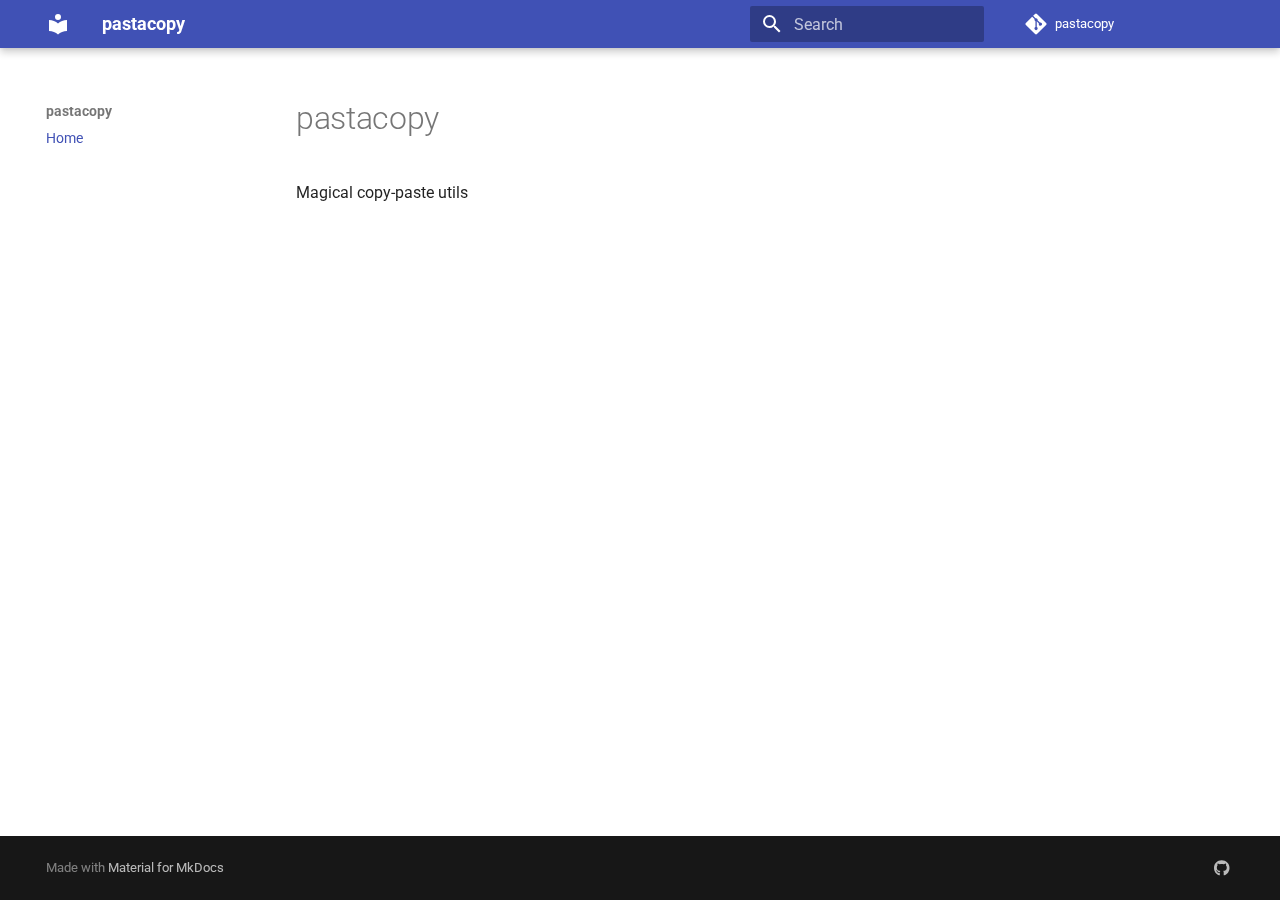
<file: index.html>
<!doctype html>
<html lang="en" class="no-js">
  <head>
    
      <meta charset="utf-8">
      <meta name="viewport" content="width=device-width,initial-scale=1">
      
      
      
      
      
      
      <link rel="icon" href="assets/images/favicon.png">
      <meta name="generator" content="mkdocs-1.6.1, mkdocs-material-9.6.15">
    
    
      
        <title>pastacopy</title>
      
    
    
      <link rel="stylesheet" href="assets/stylesheets/main.342714a4.min.css">
      
      


    
    
      
    
    
      
        
        
        <link rel="preconnect" href="https://fonts.gstatic.com" crossorigin>
        <link rel="stylesheet" href="https://fonts.googleapis.com/css?family=Roboto:300,300i,400,400i,700,700i%7CRoboto+Mono:400,400i,700,700i&display=fallback">
        <style>:root{--md-text-font:"Roboto";--md-code-font:"Roboto Mono"}</style>
      
    
    
    <script>__md_scope=new URL(".",location),__md_hash=e=>[...e].reduce(((e,_)=>(e<<5)-e+_.charCodeAt(0)),0),__md_get=(e,_=localStorage,t=__md_scope)=>JSON.parse(_.getItem(t.pathname+"."+e)),__md_set=(e,_,t=localStorage,a=__md_scope)=>{try{t.setItem(a.pathname+"."+e,JSON.stringify(_))}catch(e){}}</script>
    
      

    
    
    
  </head>
  
  
    <body dir="ltr">
  
    
    <input class="md-toggle" data-md-toggle="drawer" type="checkbox" id="__drawer" autocomplete="off">
    <input class="md-toggle" data-md-toggle="search" type="checkbox" id="__search" autocomplete="off">
    <label class="md-overlay" for="__drawer"></label>
    <div data-md-component="skip">
      
        
        <a href="#pastacopy" class="md-skip">
          Skip to content
        </a>
      
    </div>
    <div data-md-component="announce">
      
    </div>
    
    
      

  

<header class="md-header md-header--shadow" data-md-component="header">
  <nav class="md-header__inner md-grid" aria-label="Header">
    <a href="." title="pastacopy" class="md-header__button md-logo" aria-label="pastacopy" data-md-component="logo">
      
  
  <svg xmlns="http://www.w3.org/2000/svg" viewBox="0 0 24 24"><path d="M12 8a3 3 0 0 0 3-3 3 3 0 0 0-3-3 3 3 0 0 0-3 3 3 3 0 0 0 3 3m0 3.54C9.64 9.35 6.5 8 3 8v11c3.5 0 6.64 1.35 9 3.54 2.36-2.19 5.5-3.54 9-3.54V8c-3.5 0-6.64 1.35-9 3.54"/></svg>

    </a>
    <label class="md-header__button md-icon" for="__drawer">
      
      <svg xmlns="http://www.w3.org/2000/svg" viewBox="0 0 24 24"><path d="M3 6h18v2H3zm0 5h18v2H3zm0 5h18v2H3z"/></svg>
    </label>
    <div class="md-header__title" data-md-component="header-title">
      <div class="md-header__ellipsis">
        <div class="md-header__topic">
          <span class="md-ellipsis">
            pastacopy
          </span>
        </div>
        <div class="md-header__topic" data-md-component="header-topic">
          <span class="md-ellipsis">
            
              Home
            
          </span>
        </div>
      </div>
    </div>
    
    
      <script>var palette=__md_get("__palette");if(palette&&palette.color){if("(prefers-color-scheme)"===palette.color.media){var media=matchMedia("(prefers-color-scheme: light)"),input=document.querySelector(media.matches?"[data-md-color-media='(prefers-color-scheme: light)']":"[data-md-color-media='(prefers-color-scheme: dark)']");palette.color.media=input.getAttribute("data-md-color-media"),palette.color.scheme=input.getAttribute("data-md-color-scheme"),palette.color.primary=input.getAttribute("data-md-color-primary"),palette.color.accent=input.getAttribute("data-md-color-accent")}for(var[key,value]of Object.entries(palette.color))document.body.setAttribute("data-md-color-"+key,value)}</script>
    
    
    
      
      
        <label class="md-header__button md-icon" for="__search">
          
          <svg xmlns="http://www.w3.org/2000/svg" viewBox="0 0 24 24"><path d="M9.5 3A6.5 6.5 0 0 1 16 9.5c0 1.61-.59 3.09-1.56 4.23l.27.27h.79l5 5-1.5 1.5-5-5v-.79l-.27-.27A6.52 6.52 0 0 1 9.5 16 6.5 6.5 0 0 1 3 9.5 6.5 6.5 0 0 1 9.5 3m0 2C7 5 5 7 5 9.5S7 14 9.5 14 14 12 14 9.5 12 5 9.5 5"/></svg>
        </label>
        <div class="md-search" data-md-component="search" role="dialog">
  <label class="md-search__overlay" for="__search"></label>
  <div class="md-search__inner" role="search">
    <form class="md-search__form" name="search">
      <input type="text" class="md-search__input" name="query" aria-label="Search" placeholder="Search" autocapitalize="off" autocorrect="off" autocomplete="off" spellcheck="false" data-md-component="search-query" required>
      <label class="md-search__icon md-icon" for="__search">
        
        <svg xmlns="http://www.w3.org/2000/svg" viewBox="0 0 24 24"><path d="M9.5 3A6.5 6.5 0 0 1 16 9.5c0 1.61-.59 3.09-1.56 4.23l.27.27h.79l5 5-1.5 1.5-5-5v-.79l-.27-.27A6.52 6.52 0 0 1 9.5 16 6.5 6.5 0 0 1 3 9.5 6.5 6.5 0 0 1 9.5 3m0 2C7 5 5 7 5 9.5S7 14 9.5 14 14 12 14 9.5 12 5 9.5 5"/></svg>
        
        <svg xmlns="http://www.w3.org/2000/svg" viewBox="0 0 24 24"><path d="M20 11v2H8l5.5 5.5-1.42 1.42L4.16 12l7.92-7.92L13.5 5.5 8 11z"/></svg>
      </label>
      <nav class="md-search__options" aria-label="Search">
        
        <button type="reset" class="md-search__icon md-icon" title="Clear" aria-label="Clear" tabindex="-1">
          
          <svg xmlns="http://www.w3.org/2000/svg" viewBox="0 0 24 24"><path d="M19 6.41 17.59 5 12 10.59 6.41 5 5 6.41 10.59 12 5 17.59 6.41 19 12 13.41 17.59 19 19 17.59 13.41 12z"/></svg>
        </button>
      </nav>
      
    </form>
    <div class="md-search__output">
      <div class="md-search__scrollwrap" tabindex="0" data-md-scrollfix>
        <div class="md-search-result" data-md-component="search-result">
          <div class="md-search-result__meta">
            Initializing search
          </div>
          <ol class="md-search-result__list" role="presentation"></ol>
        </div>
      </div>
    </div>
  </div>
</div>
      
    
    
      <div class="md-header__source">
        <a href="https://github.com/eldarab/pastacopy" title="Go to repository" class="md-source" data-md-component="source">
  <div class="md-source__icon md-icon">
    
    <svg xmlns="http://www.w3.org/2000/svg" viewBox="0 0 448 512"><!--! Font Awesome Free 6.7.2 by @fontawesome - https://fontawesome.com License - https://fontawesome.com/license/free (Icons: CC BY 4.0, Fonts: SIL OFL 1.1, Code: MIT License) Copyright 2024 Fonticons, Inc.--><path d="M439.55 236.05 244 40.45a28.87 28.87 0 0 0-40.81 0l-40.66 40.63 51.52 51.52c27.06-9.14 52.68 16.77 43.39 43.68l49.66 49.66c34.23-11.8 61.18 31 35.47 56.69-26.49 26.49-70.21-2.87-56-37.34L240.22 199v121.85c25.3 12.54 22.26 41.85 9.08 55a34.34 34.34 0 0 1-48.55 0c-17.57-17.6-11.07-46.91 11.25-56v-123c-20.8-8.51-24.6-30.74-18.64-45L142.57 101 8.45 235.14a28.86 28.86 0 0 0 0 40.81l195.61 195.6a28.86 28.86 0 0 0 40.8 0l194.69-194.69a28.86 28.86 0 0 0 0-40.81"/></svg>
  </div>
  <div class="md-source__repository">
    pastacopy
  </div>
</a>
      </div>
    
  </nav>
  
</header>
    
    <div class="md-container" data-md-component="container">
      
      
        
          
        
      
      <main class="md-main" data-md-component="main">
        <div class="md-main__inner md-grid">
          
            
              
              <div class="md-sidebar md-sidebar--primary" data-md-component="sidebar" data-md-type="navigation" >
                <div class="md-sidebar__scrollwrap">
                  <div class="md-sidebar__inner">
                    



<nav class="md-nav md-nav--primary" aria-label="Navigation" data-md-level="0">
  <label class="md-nav__title" for="__drawer">
    <a href="." title="pastacopy" class="md-nav__button md-logo" aria-label="pastacopy" data-md-component="logo">
      
  
  <svg xmlns="http://www.w3.org/2000/svg" viewBox="0 0 24 24"><path d="M12 8a3 3 0 0 0 3-3 3 3 0 0 0-3-3 3 3 0 0 0-3 3 3 3 0 0 0 3 3m0 3.54C9.64 9.35 6.5 8 3 8v11c3.5 0 6.64 1.35 9 3.54 2.36-2.19 5.5-3.54 9-3.54V8c-3.5 0-6.64 1.35-9 3.54"/></svg>

    </a>
    pastacopy
  </label>
  
    <div class="md-nav__source">
      <a href="https://github.com/eldarab/pastacopy" title="Go to repository" class="md-source" data-md-component="source">
  <div class="md-source__icon md-icon">
    
    <svg xmlns="http://www.w3.org/2000/svg" viewBox="0 0 448 512"><!--! Font Awesome Free 6.7.2 by @fontawesome - https://fontawesome.com License - https://fontawesome.com/license/free (Icons: CC BY 4.0, Fonts: SIL OFL 1.1, Code: MIT License) Copyright 2024 Fonticons, Inc.--><path d="M439.55 236.05 244 40.45a28.87 28.87 0 0 0-40.81 0l-40.66 40.63 51.52 51.52c27.06-9.14 52.68 16.77 43.39 43.68l49.66 49.66c34.23-11.8 61.18 31 35.47 56.69-26.49 26.49-70.21-2.87-56-37.34L240.22 199v121.85c25.3 12.54 22.26 41.85 9.08 55a34.34 34.34 0 0 1-48.55 0c-17.57-17.6-11.07-46.91 11.25-56v-123c-20.8-8.51-24.6-30.74-18.64-45L142.57 101 8.45 235.14a28.86 28.86 0 0 0 0 40.81l195.61 195.6a28.86 28.86 0 0 0 40.8 0l194.69-194.69a28.86 28.86 0 0 0 0-40.81"/></svg>
  </div>
  <div class="md-source__repository">
    pastacopy
  </div>
</a>
    </div>
  
  <ul class="md-nav__list" data-md-scrollfix>
    
      
      
  
  
    
  
  
  
    <li class="md-nav__item md-nav__item--active">
      
      <input class="md-nav__toggle md-toggle" type="checkbox" id="__toc">
      
      
        
      
      
      <a href="." class="md-nav__link md-nav__link--active">
        
  
  
  <span class="md-ellipsis">
    Home
    
  </span>
  

      </a>
      
    </li>
  

    
  </ul>
</nav>
                  </div>
                </div>
              </div>
            
            
              
              <div class="md-sidebar md-sidebar--secondary" data-md-component="sidebar" data-md-type="toc" >
                <div class="md-sidebar__scrollwrap">
                  <div class="md-sidebar__inner">
                    

<nav class="md-nav md-nav--secondary" aria-label="Table of contents">
  
  
  
    
  
  
</nav>
                  </div>
                </div>
              </div>
            
          
          
            <div class="md-content" data-md-component="content">
              <article class="md-content__inner md-typeset">
                
                  


  
  


<h1 id="pastacopy">pastacopy<a class="headerlink" href="#pastacopy" title="Permanent link">&para;</a></h1>
<p>Magical copy-paste utils</p>












                
              </article>
            </div>
          
          
<script>var target=document.getElementById(location.hash.slice(1));target&&target.name&&(target.checked=target.name.startsWith("__tabbed_"))</script>
        </div>
        
      </main>
      
        <footer class="md-footer">
  
  <div class="md-footer-meta md-typeset">
    <div class="md-footer-meta__inner md-grid">
      <div class="md-copyright">
  
  
    Made with
    <a href="https://squidfunk.github.io/mkdocs-material/" target="_blank" rel="noopener">
      Material for MkDocs
    </a>
  
</div>
      
        <div class="md-social">
  
    
    
    
    
      
      
    
    <a href="https://github.com/eldarab/pastacopy" target="_blank" rel="noopener" title="github.com" class="md-social__link">
      <svg xmlns="http://www.w3.org/2000/svg" viewBox="0 0 496 512"><!--! Font Awesome Free 6.7.2 by @fontawesome - https://fontawesome.com License - https://fontawesome.com/license/free (Icons: CC BY 4.0, Fonts: SIL OFL 1.1, Code: MIT License) Copyright 2024 Fonticons, Inc.--><path d="M165.9 397.4c0 2-2.3 3.6-5.2 3.6-3.3.3-5.6-1.3-5.6-3.6 0-2 2.3-3.6 5.2-3.6 3-.3 5.6 1.3 5.6 3.6m-31.1-4.5c-.7 2 1.3 4.3 4.3 4.9 2.6 1 5.6 0 6.2-2s-1.3-4.3-4.3-5.2c-2.6-.7-5.5.3-6.2 2.3m44.2-1.7c-2.9.7-4.9 2.6-4.6 4.9.3 2 2.9 3.3 5.9 2.6 2.9-.7 4.9-2.6 4.6-4.6-.3-1.9-3-3.2-5.9-2.9M244.8 8C106.1 8 0 113.3 0 252c0 110.9 69.8 205.8 169.5 239.2 12.8 2.3 17.3-5.6 17.3-12.1 0-6.2-.3-40.4-.3-61.4 0 0-70 15-84.7-29.8 0 0-11.4-29.1-27.8-36.6 0 0-22.9-15.7 1.6-15.4 0 0 24.9 2 38.6 25.8 21.9 38.6 58.6 27.5 72.9 20.9 2.3-16 8.8-27.1 16-33.7-55.9-6.2-112.3-14.3-112.3-110.5 0-27.5 7.6-41.3 23.6-58.9-2.6-6.5-11.1-33.3 2.6-67.9 20.9-6.5 69 27 69 27 20-5.6 41.5-8.5 62.8-8.5s42.8 2.9 62.8 8.5c0 0 48.1-33.6 69-27 13.7 34.7 5.2 61.4 2.6 67.9 16 17.7 25.8 31.5 25.8 58.9 0 96.5-58.9 104.2-114.8 110.5 9.2 7.9 17 22.9 17 46.4 0 33.7-.3 75.4-.3 83.6 0 6.5 4.6 14.4 17.3 12.1C428.2 457.8 496 362.9 496 252 496 113.3 383.5 8 244.8 8M97.2 352.9c-1.3 1-1 3.3.7 5.2 1.6 1.6 3.9 2.3 5.2 1 1.3-1 1-3.3-.7-5.2-1.6-1.6-3.9-2.3-5.2-1m-10.8-8.1c-.7 1.3.3 2.9 2.3 3.9 1.6 1 3.6.7 4.3-.7.7-1.3-.3-2.9-2.3-3.9-2-.6-3.6-.3-4.3.7m32.4 35.6c-1.6 1.3-1 4.3 1.3 6.2 2.3 2.3 5.2 2.6 6.5 1 1.3-1.3.7-4.3-1.3-6.2-2.2-2.3-5.2-2.6-6.5-1m-11.4-14.7c-1.6 1-1.6 3.6 0 5.9s4.3 3.3 5.6 2.3c1.6-1.3 1.6-3.9 0-6.2-1.4-2.3-4-3.3-5.6-2"/></svg>
    </a>
  
</div>
      
    </div>
  </div>
</footer>
      
    </div>
    <div class="md-dialog" data-md-component="dialog">
      <div class="md-dialog__inner md-typeset"></div>
    </div>
    
    
    
      
      <script id="__config" type="application/json">{"base": ".", "features": [], "search": "assets/javascripts/workers/search.d50fe291.min.js", "tags": null, "translations": {"clipboard.copied": "Copied to clipboard", "clipboard.copy": "Copy to clipboard", "search.result.more.one": "1 more on this page", "search.result.more.other": "# more on this page", "search.result.none": "No matching documents", "search.result.one": "1 matching document", "search.result.other": "# matching documents", "search.result.placeholder": "Type to start searching", "search.result.term.missing": "Missing", "select.version": "Select version"}, "version": null}</script>
    
    
      <script src="assets/javascripts/bundle.56ea9cef.min.js"></script>
      
    
  </body>
</html>
</file>
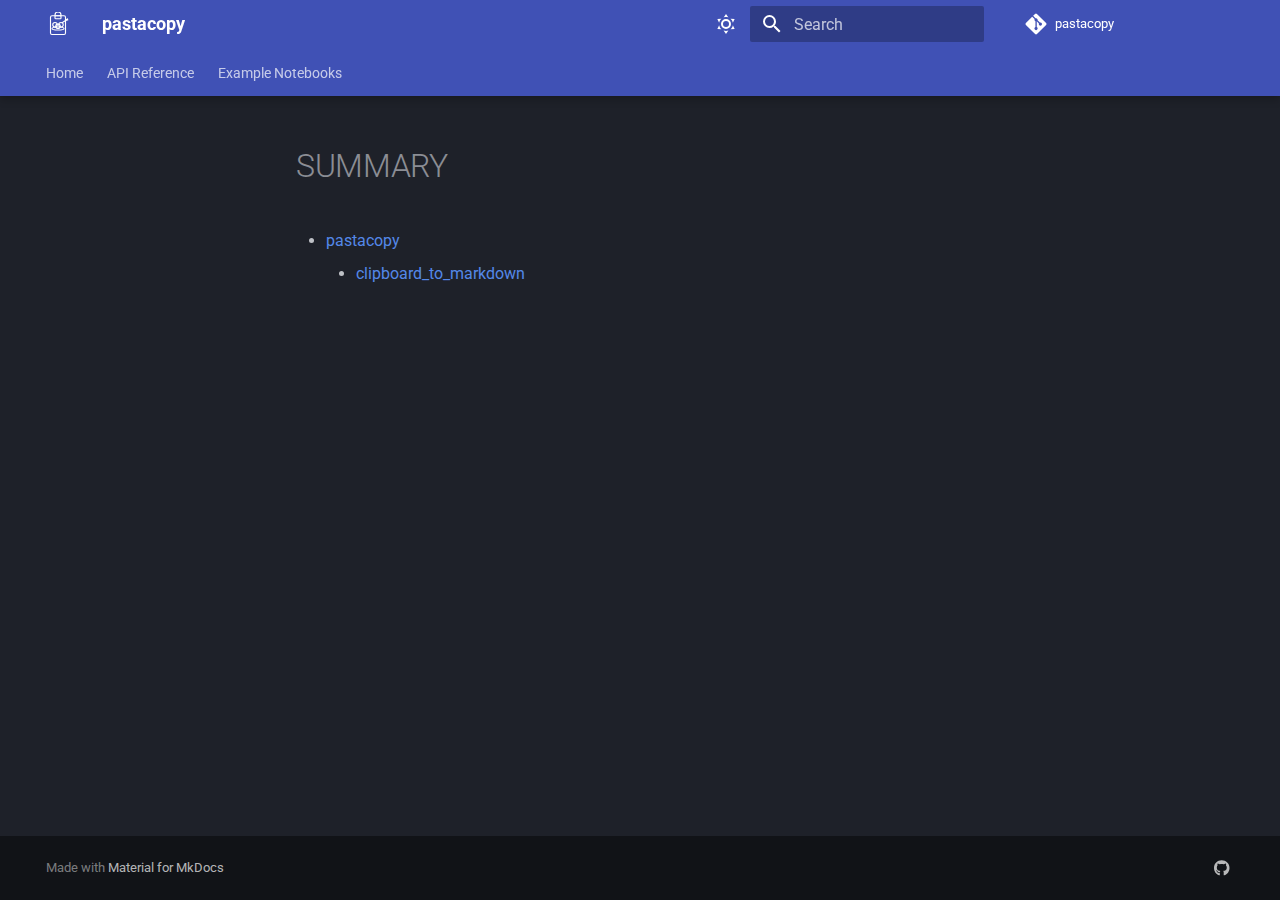
<file: api_reference/SUMMARY/index.html>
<!doctype html>
<html lang="en" class="no-js">
  <head>
    
      <meta charset="utf-8">
      <meta name="viewport" content="width=device-width,initial-scale=1">
      
      
      
      
      
      
      <link rel="icon" href="../../assets/images/favicon.png">
      <meta name="generator" content="mkdocs-1.6.1, mkdocs-material-9.6.15">
    
    
      
        <title>SUMMARY - pastacopy</title>
      
    
    
      <link rel="stylesheet" href="../../assets/stylesheets/main.342714a4.min.css">
      
        
        <link rel="stylesheet" href="../../assets/stylesheets/palette.06af60db.min.css">
      
      


    
    
      
    
    
      
        
        
        <link rel="preconnect" href="https://fonts.gstatic.com" crossorigin>
        <link rel="stylesheet" href="https://fonts.googleapis.com/css?family=Roboto:300,300i,400,400i,700,700i%7CRoboto+Mono:400,400i,700,700i&display=fallback">
        <style>:root{--md-text-font:"Roboto";--md-code-font:"Roboto Mono"}</style>
      
    
    
      <link rel="stylesheet" href="../../assets/_mkdocstrings.css">
    
    <script>__md_scope=new URL("../..",location),__md_hash=e=>[...e].reduce(((e,_)=>(e<<5)-e+_.charCodeAt(0)),0),__md_get=(e,_=localStorage,t=__md_scope)=>JSON.parse(_.getItem(t.pathname+"."+e)),__md_set=(e,_,t=localStorage,a=__md_scope)=>{try{t.setItem(a.pathname+"."+e,JSON.stringify(_))}catch(e){}}</script>
    
      

    
    
    
  </head>
  
  
    
    
      
    
    
    
    
    <body dir="ltr" data-md-color-scheme="slate" data-md-color-primary="indigo" data-md-color-accent="indigo">
  
    
    <input class="md-toggle" data-md-toggle="drawer" type="checkbox" id="__drawer" autocomplete="off">
    <input class="md-toggle" data-md-toggle="search" type="checkbox" id="__search" autocomplete="off">
    <label class="md-overlay" for="__drawer"></label>
    <div data-md-component="skip">
      
    </div>
    <div data-md-component="announce">
      
    </div>
    
    
      

  

<header class="md-header md-header--shadow md-header--lifted" data-md-component="header">
  <nav class="md-header__inner md-grid" aria-label="Header">
    <a href="../.." title="pastacopy" class="md-header__button md-logo" aria-label="pastacopy" data-md-component="logo">
      
  <img src="../../assets/images/logo.svg" alt="logo">

    </a>
    <label class="md-header__button md-icon" for="__drawer">
      
      <svg xmlns="http://www.w3.org/2000/svg" viewBox="0 0 24 24"><path d="M3 6h18v2H3zm0 5h18v2H3zm0 5h18v2H3z"/></svg>
    </label>
    <div class="md-header__title" data-md-component="header-title">
      <div class="md-header__ellipsis">
        <div class="md-header__topic">
          <span class="md-ellipsis">
            pastacopy
          </span>
        </div>
        <div class="md-header__topic" data-md-component="header-topic">
          <span class="md-ellipsis">
            
              SUMMARY
            
          </span>
        </div>
      </div>
    </div>
    
      
        <form class="md-header__option" data-md-component="palette">
  
    
    
    
    <input class="md-option" data-md-color-media="" data-md-color-scheme="slate" data-md-color-primary="indigo" data-md-color-accent="indigo"  aria-label="Switch to light mode"  type="radio" name="__palette" id="__palette_0">
    
      <label class="md-header__button md-icon" title="Switch to light mode" for="__palette_1" hidden>
        <svg xmlns="http://www.w3.org/2000/svg" viewBox="0 0 24 24"><path d="M12 7a5 5 0 0 1 5 5 5 5 0 0 1-5 5 5 5 0 0 1-5-5 5 5 0 0 1 5-5m0 2a3 3 0 0 0-3 3 3 3 0 0 0 3 3 3 3 0 0 0 3-3 3 3 0 0 0-3-3m0-7 2.39 3.42C13.65 5.15 12.84 5 12 5s-1.65.15-2.39.42zM3.34 7l4.16-.35A7.2 7.2 0 0 0 5.94 8.5c-.44.74-.69 1.5-.83 2.29zm.02 10 1.76-3.77a7.131 7.131 0 0 0 2.38 4.14zM20.65 7l-1.77 3.79a7.02 7.02 0 0 0-2.38-4.15zm-.01 10-4.14.36c.59-.51 1.12-1.14 1.54-1.86.42-.73.69-1.5.83-2.29zM12 22l-2.41-3.44c.74.27 1.55.44 2.41.44.82 0 1.63-.17 2.37-.44z"/></svg>
      </label>
    
  
    
    
    
    <input class="md-option" data-md-color-media="" data-md-color-scheme="default" data-md-color-primary="indigo" data-md-color-accent="indigo"  aria-label="Switch to dark mode"  type="radio" name="__palette" id="__palette_1">
    
      <label class="md-header__button md-icon" title="Switch to dark mode" for="__palette_0" hidden>
        <svg xmlns="http://www.w3.org/2000/svg" viewBox="0 0 24 24"><path d="m17.75 4.09-2.53 1.94.91 3.06-2.63-1.81-2.63 1.81.91-3.06-2.53-1.94L12.44 4l1.06-3 1.06 3zm3.5 6.91-1.64 1.25.59 1.98-1.7-1.17-1.7 1.17.59-1.98L15.75 11l2.06-.05L18.5 9l.69 1.95zm-2.28 4.95c.83-.08 1.72 1.1 1.19 1.85-.32.45-.66.87-1.08 1.27C15.17 23 8.84 23 4.94 19.07c-3.91-3.9-3.91-10.24 0-14.14.4-.4.82-.76 1.27-1.08.75-.53 1.93.36 1.85 1.19-.27 2.86.69 5.83 2.89 8.02a9.96 9.96 0 0 0 8.02 2.89m-1.64 2.02a12.08 12.08 0 0 1-7.8-3.47c-2.17-2.19-3.33-5-3.49-7.82-2.81 3.14-2.7 7.96.31 10.98 3.02 3.01 7.84 3.12 10.98.31"/></svg>
      </label>
    
  
</form>
      
    
    
      <script>var palette=__md_get("__palette");if(palette&&palette.color){if("(prefers-color-scheme)"===palette.color.media){var media=matchMedia("(prefers-color-scheme: light)"),input=document.querySelector(media.matches?"[data-md-color-media='(prefers-color-scheme: light)']":"[data-md-color-media='(prefers-color-scheme: dark)']");palette.color.media=input.getAttribute("data-md-color-media"),palette.color.scheme=input.getAttribute("data-md-color-scheme"),palette.color.primary=input.getAttribute("data-md-color-primary"),palette.color.accent=input.getAttribute("data-md-color-accent")}for(var[key,value]of Object.entries(palette.color))document.body.setAttribute("data-md-color-"+key,value)}</script>
    
    
    
      
      
        <label class="md-header__button md-icon" for="__search">
          
          <svg xmlns="http://www.w3.org/2000/svg" viewBox="0 0 24 24"><path d="M9.5 3A6.5 6.5 0 0 1 16 9.5c0 1.61-.59 3.09-1.56 4.23l.27.27h.79l5 5-1.5 1.5-5-5v-.79l-.27-.27A6.52 6.52 0 0 1 9.5 16 6.5 6.5 0 0 1 3 9.5 6.5 6.5 0 0 1 9.5 3m0 2C7 5 5 7 5 9.5S7 14 9.5 14 14 12 14 9.5 12 5 9.5 5"/></svg>
        </label>
        <div class="md-search" data-md-component="search" role="dialog">
  <label class="md-search__overlay" for="__search"></label>
  <div class="md-search__inner" role="search">
    <form class="md-search__form" name="search">
      <input type="text" class="md-search__input" name="query" aria-label="Search" placeholder="Search" autocapitalize="off" autocorrect="off" autocomplete="off" spellcheck="false" data-md-component="search-query" required>
      <label class="md-search__icon md-icon" for="__search">
        
        <svg xmlns="http://www.w3.org/2000/svg" viewBox="0 0 24 24"><path d="M9.5 3A6.5 6.5 0 0 1 16 9.5c0 1.61-.59 3.09-1.56 4.23l.27.27h.79l5 5-1.5 1.5-5-5v-.79l-.27-.27A6.52 6.52 0 0 1 9.5 16 6.5 6.5 0 0 1 3 9.5 6.5 6.5 0 0 1 9.5 3m0 2C7 5 5 7 5 9.5S7 14 9.5 14 14 12 14 9.5 12 5 9.5 5"/></svg>
        
        <svg xmlns="http://www.w3.org/2000/svg" viewBox="0 0 24 24"><path d="M20 11v2H8l5.5 5.5-1.42 1.42L4.16 12l7.92-7.92L13.5 5.5 8 11z"/></svg>
      </label>
      <nav class="md-search__options" aria-label="Search">
        
        <button type="reset" class="md-search__icon md-icon" title="Clear" aria-label="Clear" tabindex="-1">
          
          <svg xmlns="http://www.w3.org/2000/svg" viewBox="0 0 24 24"><path d="M19 6.41 17.59 5 12 10.59 6.41 5 5 6.41 10.59 12 5 17.59 6.41 19 12 13.41 17.59 19 19 17.59 13.41 12z"/></svg>
        </button>
      </nav>
      
    </form>
    <div class="md-search__output">
      <div class="md-search__scrollwrap" tabindex="0" data-md-scrollfix>
        <div class="md-search-result" data-md-component="search-result">
          <div class="md-search-result__meta">
            Initializing search
          </div>
          <ol class="md-search-result__list" role="presentation"></ol>
        </div>
      </div>
    </div>
  </div>
</div>
      
    
    
      <div class="md-header__source">
        <a href="https://github.com/eldarab/pastacopy" title="Go to repository" class="md-source" data-md-component="source">
  <div class="md-source__icon md-icon">
    
    <svg xmlns="http://www.w3.org/2000/svg" viewBox="0 0 448 512"><!--! Font Awesome Free 6.7.2 by @fontawesome - https://fontawesome.com License - https://fontawesome.com/license/free (Icons: CC BY 4.0, Fonts: SIL OFL 1.1, Code: MIT License) Copyright 2024 Fonticons, Inc.--><path d="M439.55 236.05 244 40.45a28.87 28.87 0 0 0-40.81 0l-40.66 40.63 51.52 51.52c27.06-9.14 52.68 16.77 43.39 43.68l49.66 49.66c34.23-11.8 61.18 31 35.47 56.69-26.49 26.49-70.21-2.87-56-37.34L240.22 199v121.85c25.3 12.54 22.26 41.85 9.08 55a34.34 34.34 0 0 1-48.55 0c-17.57-17.6-11.07-46.91 11.25-56v-123c-20.8-8.51-24.6-30.74-18.64-45L142.57 101 8.45 235.14a28.86 28.86 0 0 0 0 40.81l195.61 195.6a28.86 28.86 0 0 0 40.8 0l194.69-194.69a28.86 28.86 0 0 0 0-40.81"/></svg>
  </div>
  <div class="md-source__repository">
    pastacopy
  </div>
</a>
      </div>
    
  </nav>
  
    
      
<nav class="md-tabs" aria-label="Tabs" data-md-component="tabs">
  <div class="md-grid">
    <ul class="md-tabs__list">
      
        
  
  
  
  
    <li class="md-tabs__item">
      <a href="../.." class="md-tabs__link">
        
  
  
    
  
  Home

      </a>
    </li>
  

      
        
  
  
  
  
    
    
      <li class="md-tabs__item">
        <a href="../pastacopy/__init__/" class="md-tabs__link">
          
  
  
    
  
  API Reference

        </a>
      </li>
    
  

      
        
  
  
  
  
    
    
      <li class="md-tabs__item">
        <a href="../../example_notebooks/demo/" class="md-tabs__link">
          
  
  
    
  
  Example Notebooks

        </a>
      </li>
    
  

      
    </ul>
  </div>
</nav>
    
  
</header>
    
    <div class="md-container" data-md-component="container">
      
      
        
      
      <main class="md-main" data-md-component="main">
        <div class="md-main__inner md-grid">
          
            
              
              <div class="md-sidebar md-sidebar--primary" data-md-component="sidebar" data-md-type="navigation" >
                <div class="md-sidebar__scrollwrap">
                  <div class="md-sidebar__inner">
                    


  


<nav class="md-nav md-nav--primary md-nav--lifted" aria-label="Navigation" data-md-level="0">
  <label class="md-nav__title" for="__drawer">
    <a href="../.." title="pastacopy" class="md-nav__button md-logo" aria-label="pastacopy" data-md-component="logo">
      
  <img src="../../assets/images/logo.svg" alt="logo">

    </a>
    pastacopy
  </label>
  
    <div class="md-nav__source">
      <a href="https://github.com/eldarab/pastacopy" title="Go to repository" class="md-source" data-md-component="source">
  <div class="md-source__icon md-icon">
    
    <svg xmlns="http://www.w3.org/2000/svg" viewBox="0 0 448 512"><!--! Font Awesome Free 6.7.2 by @fontawesome - https://fontawesome.com License - https://fontawesome.com/license/free (Icons: CC BY 4.0, Fonts: SIL OFL 1.1, Code: MIT License) Copyright 2024 Fonticons, Inc.--><path d="M439.55 236.05 244 40.45a28.87 28.87 0 0 0-40.81 0l-40.66 40.63 51.52 51.52c27.06-9.14 52.68 16.77 43.39 43.68l49.66 49.66c34.23-11.8 61.18 31 35.47 56.69-26.49 26.49-70.21-2.87-56-37.34L240.22 199v121.85c25.3 12.54 22.26 41.85 9.08 55a34.34 34.34 0 0 1-48.55 0c-17.57-17.6-11.07-46.91 11.25-56v-123c-20.8-8.51-24.6-30.74-18.64-45L142.57 101 8.45 235.14a28.86 28.86 0 0 0 0 40.81l195.61 195.6a28.86 28.86 0 0 0 40.8 0l194.69-194.69a28.86 28.86 0 0 0 0-40.81"/></svg>
  </div>
  <div class="md-source__repository">
    pastacopy
  </div>
</a>
    </div>
  
  <ul class="md-nav__list" data-md-scrollfix>
    
      
      
  
  
  
  
    <li class="md-nav__item">
      <a href="../.." class="md-nav__link">
        
  
  
  <span class="md-ellipsis">
    Home
    
  </span>
  

      </a>
    </li>
  

    
      
      
  
  
  
  
    
    
      
        
      
    
    
    
      
      
        
      
    
    
    <li class="md-nav__item md-nav__item--nested">
      
        
        
          
        
        <input class="md-nav__toggle md-toggle md-toggle--indeterminate" type="checkbox" id="__nav_2" >
        
          
          <label class="md-nav__link" for="__nav_2" id="__nav_2_label" tabindex="0">
            
  
  
  <span class="md-ellipsis">
    API Reference
    
  </span>
  

            <span class="md-nav__icon md-icon"></span>
          </label>
        
        <nav class="md-nav" data-md-level="1" aria-labelledby="__nav_2_label" aria-expanded="false">
          <label class="md-nav__title" for="__nav_2">
            <span class="md-nav__icon md-icon"></span>
            API Reference
          </label>
          <ul class="md-nav__list" data-md-scrollfix>
            
              
                
  
  
  
  
    
    
      
        
      
    
    
    
      
      
        
      
    
    
    <li class="md-nav__item md-nav__item--nested">
      
        
        
          
        
        <input class="md-nav__toggle md-toggle md-toggle--indeterminate" type="checkbox" id="__nav_2_1" >
        
          
          <div class="md-nav__link md-nav__container">
            <a href="../pastacopy/__init__/" class="md-nav__link ">
              
  
  
  <span class="md-ellipsis">
    pastacopy
    
  </span>
  

            </a>
            
              
              <label class="md-nav__link " for="__nav_2_1" id="__nav_2_1_label" tabindex="0">
                <span class="md-nav__icon md-icon"></span>
              </label>
            
          </div>
        
        <nav class="md-nav" data-md-level="2" aria-labelledby="__nav_2_1_label" aria-expanded="false">
          <label class="md-nav__title" for="__nav_2_1">
            <span class="md-nav__icon md-icon"></span>
            pastacopy
          </label>
          <ul class="md-nav__list" data-md-scrollfix>
            
              
                
  
  
  
  
    <li class="md-nav__item">
      <a href="../pastacopy/clipboard_to_markdown/" class="md-nav__link">
        
  
  
  <span class="md-ellipsis">
    clipboard_to_markdown
    
  </span>
  

      </a>
    </li>
  

              
            
          </ul>
        </nav>
      
    </li>
  

              
            
          </ul>
        </nav>
      
    </li>
  

    
      
      
  
  
  
  
    
    
      
        
      
    
    
    
      
      
        
      
    
    
    <li class="md-nav__item md-nav__item--nested">
      
        
        
          
        
        <input class="md-nav__toggle md-toggle md-toggle--indeterminate" type="checkbox" id="__nav_3" >
        
          
          <label class="md-nav__link" for="__nav_3" id="__nav_3_label" tabindex="0">
            
  
  
  <span class="md-ellipsis">
    Example Notebooks
    
  </span>
  

            <span class="md-nav__icon md-icon"></span>
          </label>
        
        <nav class="md-nav" data-md-level="1" aria-labelledby="__nav_3_label" aria-expanded="false">
          <label class="md-nav__title" for="__nav_3">
            <span class="md-nav__icon md-icon"></span>
            Example Notebooks
          </label>
          <ul class="md-nav__list" data-md-scrollfix>
            
              
                
  
  
  
  
    <li class="md-nav__item">
      <a href="../../example_notebooks/demo/" class="md-nav__link">
        
  
  
  <span class="md-ellipsis">
    Demo
    
  </span>
  

      </a>
    </li>
  

              
            
          </ul>
        </nav>
      
    </li>
  

    
  </ul>
</nav>
                  </div>
                </div>
              </div>
            
            
              
              <div class="md-sidebar md-sidebar--secondary" data-md-component="sidebar" data-md-type="toc" >
                <div class="md-sidebar__scrollwrap">
                  <div class="md-sidebar__inner">
                    

<nav class="md-nav md-nav--secondary" aria-label="Table of contents">
  
  
  
  
</nav>
                  </div>
                </div>
              </div>
            
          
          
            <div class="md-content" data-md-component="content">
              <article class="md-content__inner md-typeset">
                
                  



  <h1>SUMMARY</h1>

<ul>
<li><a href="../pastacopy/__init__/">pastacopy</a><ul>
<li><a href="../pastacopy/clipboard_to_markdown/">clipboard_to_markdown</a></li>
</ul>
</li>
</ul>












                
              </article>
            </div>
          
          
<script>var target=document.getElementById(location.hash.slice(1));target&&target.name&&(target.checked=target.name.startsWith("__tabbed_"))</script>
        </div>
        
          <button type="button" class="md-top md-icon" data-md-component="top" hidden>
  
  <svg xmlns="http://www.w3.org/2000/svg" viewBox="0 0 24 24"><path d="M13 20h-2V8l-5.5 5.5-1.42-1.42L12 4.16l7.92 7.92-1.42 1.42L13 8z"/></svg>
  Back to top
</button>
        
      </main>
      
        <footer class="md-footer">
  
  <div class="md-footer-meta md-typeset">
    <div class="md-footer-meta__inner md-grid">
      <div class="md-copyright">
  
  
    Made with
    <a href="https://squidfunk.github.io/mkdocs-material/" target="_blank" rel="noopener">
      Material for MkDocs
    </a>
  
</div>
      
        <div class="md-social">
  
    
    
    
    
      
      
    
    <a href="https://github.com/eldarab/pastacopy" target="_blank" rel="noopener" title="github.com" class="md-social__link">
      <svg xmlns="http://www.w3.org/2000/svg" viewBox="0 0 496 512"><!--! Font Awesome Free 6.7.2 by @fontawesome - https://fontawesome.com License - https://fontawesome.com/license/free (Icons: CC BY 4.0, Fonts: SIL OFL 1.1, Code: MIT License) Copyright 2024 Fonticons, Inc.--><path d="M165.9 397.4c0 2-2.3 3.6-5.2 3.6-3.3.3-5.6-1.3-5.6-3.6 0-2 2.3-3.6 5.2-3.6 3-.3 5.6 1.3 5.6 3.6m-31.1-4.5c-.7 2 1.3 4.3 4.3 4.9 2.6 1 5.6 0 6.2-2s-1.3-4.3-4.3-5.2c-2.6-.7-5.5.3-6.2 2.3m44.2-1.7c-2.9.7-4.9 2.6-4.6 4.9.3 2 2.9 3.3 5.9 2.6 2.9-.7 4.9-2.6 4.6-4.6-.3-1.9-3-3.2-5.9-2.9M244.8 8C106.1 8 0 113.3 0 252c0 110.9 69.8 205.8 169.5 239.2 12.8 2.3 17.3-5.6 17.3-12.1 0-6.2-.3-40.4-.3-61.4 0 0-70 15-84.7-29.8 0 0-11.4-29.1-27.8-36.6 0 0-22.9-15.7 1.6-15.4 0 0 24.9 2 38.6 25.8 21.9 38.6 58.6 27.5 72.9 20.9 2.3-16 8.8-27.1 16-33.7-55.9-6.2-112.3-14.3-112.3-110.5 0-27.5 7.6-41.3 23.6-58.9-2.6-6.5-11.1-33.3 2.6-67.9 20.9-6.5 69 27 69 27 20-5.6 41.5-8.5 62.8-8.5s42.8 2.9 62.8 8.5c0 0 48.1-33.6 69-27 13.7 34.7 5.2 61.4 2.6 67.9 16 17.7 25.8 31.5 25.8 58.9 0 96.5-58.9 104.2-114.8 110.5 9.2 7.9 17 22.9 17 46.4 0 33.7-.3 75.4-.3 83.6 0 6.5 4.6 14.4 17.3 12.1C428.2 457.8 496 362.9 496 252 496 113.3 383.5 8 244.8 8M97.2 352.9c-1.3 1-1 3.3.7 5.2 1.6 1.6 3.9 2.3 5.2 1 1.3-1 1-3.3-.7-5.2-1.6-1.6-3.9-2.3-5.2-1m-10.8-8.1c-.7 1.3.3 2.9 2.3 3.9 1.6 1 3.6.7 4.3-.7.7-1.3-.3-2.9-2.3-3.9-2-.6-3.6-.3-4.3.7m32.4 35.6c-1.6 1.3-1 4.3 1.3 6.2 2.3 2.3 5.2 2.6 6.5 1 1.3-1.3.7-4.3-1.3-6.2-2.2-2.3-5.2-2.6-6.5-1m-11.4-14.7c-1.6 1-1.6 3.6 0 5.9s4.3 3.3 5.6 2.3c1.6-1.3 1.6-3.9 0-6.2-1.4-2.3-4-3.3-5.6-2"/></svg>
    </a>
  
</div>
      
    </div>
  </div>
</footer>
      
    </div>
    <div class="md-dialog" data-md-component="dialog">
      <div class="md-dialog__inner md-typeset"></div>
    </div>
    
    
    
      
      <script id="__config" type="application/json">{"base": "../..", "features": ["navigation.tabs", "navigation.top", "navigation.instant", "navigation.expand", "navigation.sections", "navigation.tracking", "navigation.indexes", "navigation.tabs.sticky", "navigation.tabs.sticky.scrollable"], "search": "../../assets/javascripts/workers/search.d50fe291.min.js", "tags": null, "translations": {"clipboard.copied": "Copied to clipboard", "clipboard.copy": "Copy to clipboard", "search.result.more.one": "1 more on this page", "search.result.more.other": "# more on this page", "search.result.none": "No matching documents", "search.result.one": "1 matching document", "search.result.other": "# matching documents", "search.result.placeholder": "Type to start searching", "search.result.term.missing": "Missing", "select.version": "Select version"}, "version": null}</script>
    
    
      <script src="../../assets/javascripts/bundle.56ea9cef.min.js"></script>
      
    
  </body>
</html>
</file>
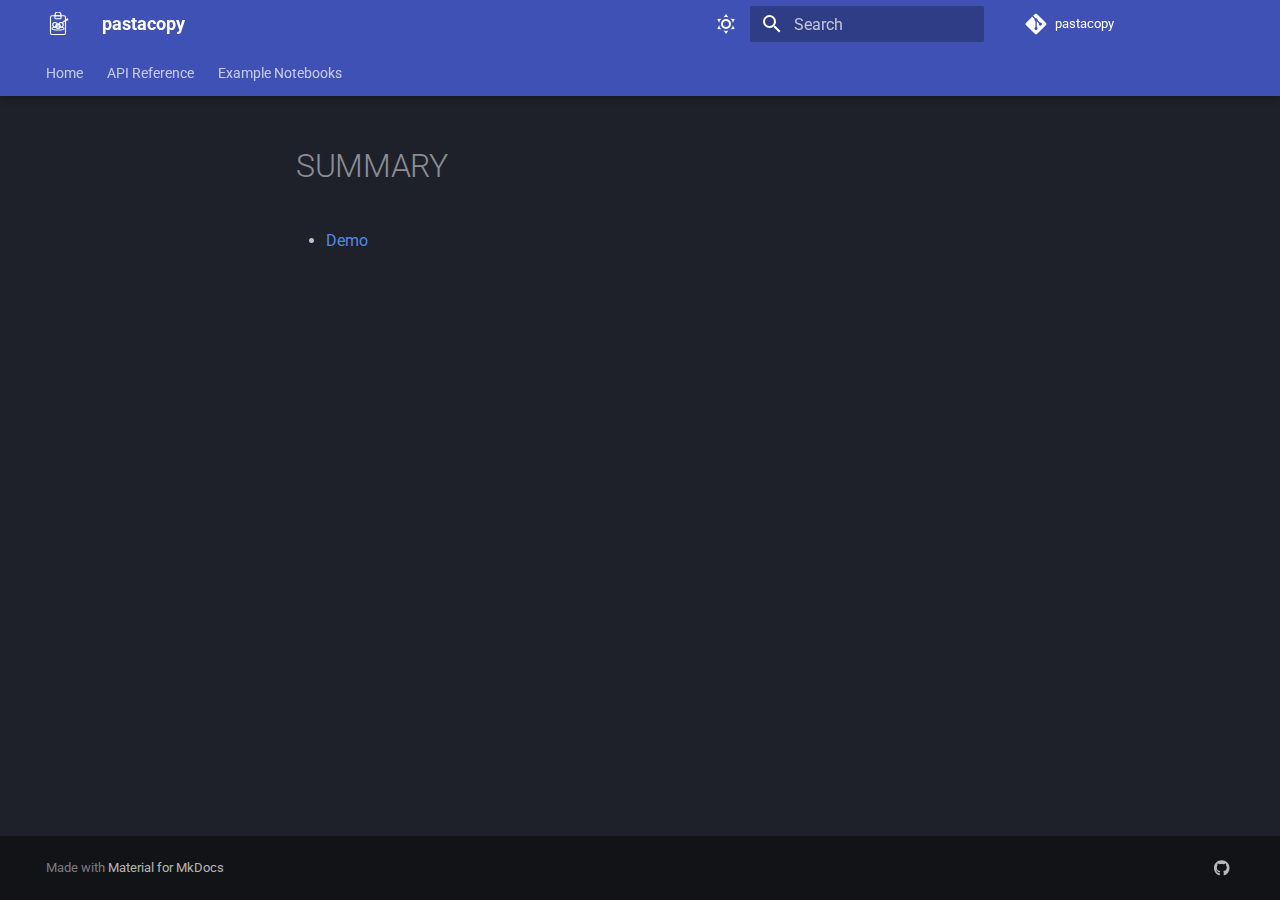
<file: example_notebooks/SUMMARY/index.html>
<!doctype html>
<html lang="en" class="no-js">
  <head>
    
      <meta charset="utf-8">
      <meta name="viewport" content="width=device-width,initial-scale=1">
      
      
      
      
      
      
      <link rel="icon" href="../../assets/images/favicon.png">
      <meta name="generator" content="mkdocs-1.6.1, mkdocs-material-9.6.15">
    
    
      
        <title>SUMMARY - pastacopy</title>
      
    
    
      <link rel="stylesheet" href="../../assets/stylesheets/main.342714a4.min.css">
      
        
        <link rel="stylesheet" href="../../assets/stylesheets/palette.06af60db.min.css">
      
      


    
    
      
    
    
      
        
        
        <link rel="preconnect" href="https://fonts.gstatic.com" crossorigin>
        <link rel="stylesheet" href="https://fonts.googleapis.com/css?family=Roboto:300,300i,400,400i,700,700i%7CRoboto+Mono:400,400i,700,700i&display=fallback">
        <style>:root{--md-text-font:"Roboto";--md-code-font:"Roboto Mono"}</style>
      
    
    
      <link rel="stylesheet" href="../../assets/_mkdocstrings.css">
    
    <script>__md_scope=new URL("../..",location),__md_hash=e=>[...e].reduce(((e,_)=>(e<<5)-e+_.charCodeAt(0)),0),__md_get=(e,_=localStorage,t=__md_scope)=>JSON.parse(_.getItem(t.pathname+"."+e)),__md_set=(e,_,t=localStorage,a=__md_scope)=>{try{t.setItem(a.pathname+"."+e,JSON.stringify(_))}catch(e){}}</script>
    
      

    
    
    
  </head>
  
  
    
    
      
    
    
    
    
    <body dir="ltr" data-md-color-scheme="slate" data-md-color-primary="indigo" data-md-color-accent="indigo">
  
    
    <input class="md-toggle" data-md-toggle="drawer" type="checkbox" id="__drawer" autocomplete="off">
    <input class="md-toggle" data-md-toggle="search" type="checkbox" id="__search" autocomplete="off">
    <label class="md-overlay" for="__drawer"></label>
    <div data-md-component="skip">
      
    </div>
    <div data-md-component="announce">
      
    </div>
    
    
      

  

<header class="md-header md-header--shadow md-header--lifted" data-md-component="header">
  <nav class="md-header__inner md-grid" aria-label="Header">
    <a href="../.." title="pastacopy" class="md-header__button md-logo" aria-label="pastacopy" data-md-component="logo">
      
  <img src="../../assets/images/logo.svg" alt="logo">

    </a>
    <label class="md-header__button md-icon" for="__drawer">
      
      <svg xmlns="http://www.w3.org/2000/svg" viewBox="0 0 24 24"><path d="M3 6h18v2H3zm0 5h18v2H3zm0 5h18v2H3z"/></svg>
    </label>
    <div class="md-header__title" data-md-component="header-title">
      <div class="md-header__ellipsis">
        <div class="md-header__topic">
          <span class="md-ellipsis">
            pastacopy
          </span>
        </div>
        <div class="md-header__topic" data-md-component="header-topic">
          <span class="md-ellipsis">
            
              SUMMARY
            
          </span>
        </div>
      </div>
    </div>
    
      
        <form class="md-header__option" data-md-component="palette">
  
    
    
    
    <input class="md-option" data-md-color-media="" data-md-color-scheme="slate" data-md-color-primary="indigo" data-md-color-accent="indigo"  aria-label="Switch to light mode"  type="radio" name="__palette" id="__palette_0">
    
      <label class="md-header__button md-icon" title="Switch to light mode" for="__palette_1" hidden>
        <svg xmlns="http://www.w3.org/2000/svg" viewBox="0 0 24 24"><path d="M12 7a5 5 0 0 1 5 5 5 5 0 0 1-5 5 5 5 0 0 1-5-5 5 5 0 0 1 5-5m0 2a3 3 0 0 0-3 3 3 3 0 0 0 3 3 3 3 0 0 0 3-3 3 3 0 0 0-3-3m0-7 2.39 3.42C13.65 5.15 12.84 5 12 5s-1.65.15-2.39.42zM3.34 7l4.16-.35A7.2 7.2 0 0 0 5.94 8.5c-.44.74-.69 1.5-.83 2.29zm.02 10 1.76-3.77a7.131 7.131 0 0 0 2.38 4.14zM20.65 7l-1.77 3.79a7.02 7.02 0 0 0-2.38-4.15zm-.01 10-4.14.36c.59-.51 1.12-1.14 1.54-1.86.42-.73.69-1.5.83-2.29zM12 22l-2.41-3.44c.74.27 1.55.44 2.41.44.82 0 1.63-.17 2.37-.44z"/></svg>
      </label>
    
  
    
    
    
    <input class="md-option" data-md-color-media="" data-md-color-scheme="default" data-md-color-primary="indigo" data-md-color-accent="indigo"  aria-label="Switch to dark mode"  type="radio" name="__palette" id="__palette_1">
    
      <label class="md-header__button md-icon" title="Switch to dark mode" for="__palette_0" hidden>
        <svg xmlns="http://www.w3.org/2000/svg" viewBox="0 0 24 24"><path d="m17.75 4.09-2.53 1.94.91 3.06-2.63-1.81-2.63 1.81.91-3.06-2.53-1.94L12.44 4l1.06-3 1.06 3zm3.5 6.91-1.64 1.25.59 1.98-1.7-1.17-1.7 1.17.59-1.98L15.75 11l2.06-.05L18.5 9l.69 1.95zm-2.28 4.95c.83-.08 1.72 1.1 1.19 1.85-.32.45-.66.87-1.08 1.27C15.17 23 8.84 23 4.94 19.07c-3.91-3.9-3.91-10.24 0-14.14.4-.4.82-.76 1.27-1.08.75-.53 1.93.36 1.85 1.19-.27 2.86.69 5.83 2.89 8.02a9.96 9.96 0 0 0 8.02 2.89m-1.64 2.02a12.08 12.08 0 0 1-7.8-3.47c-2.17-2.19-3.33-5-3.49-7.82-2.81 3.14-2.7 7.96.31 10.98 3.02 3.01 7.84 3.12 10.98.31"/></svg>
      </label>
    
  
</form>
      
    
    
      <script>var palette=__md_get("__palette");if(palette&&palette.color){if("(prefers-color-scheme)"===palette.color.media){var media=matchMedia("(prefers-color-scheme: light)"),input=document.querySelector(media.matches?"[data-md-color-media='(prefers-color-scheme: light)']":"[data-md-color-media='(prefers-color-scheme: dark)']");palette.color.media=input.getAttribute("data-md-color-media"),palette.color.scheme=input.getAttribute("data-md-color-scheme"),palette.color.primary=input.getAttribute("data-md-color-primary"),palette.color.accent=input.getAttribute("data-md-color-accent")}for(var[key,value]of Object.entries(palette.color))document.body.setAttribute("data-md-color-"+key,value)}</script>
    
    
    
      
      
        <label class="md-header__button md-icon" for="__search">
          
          <svg xmlns="http://www.w3.org/2000/svg" viewBox="0 0 24 24"><path d="M9.5 3A6.5 6.5 0 0 1 16 9.5c0 1.61-.59 3.09-1.56 4.23l.27.27h.79l5 5-1.5 1.5-5-5v-.79l-.27-.27A6.52 6.52 0 0 1 9.5 16 6.5 6.5 0 0 1 3 9.5 6.5 6.5 0 0 1 9.5 3m0 2C7 5 5 7 5 9.5S7 14 9.5 14 14 12 14 9.5 12 5 9.5 5"/></svg>
        </label>
        <div class="md-search" data-md-component="search" role="dialog">
  <label class="md-search__overlay" for="__search"></label>
  <div class="md-search__inner" role="search">
    <form class="md-search__form" name="search">
      <input type="text" class="md-search__input" name="query" aria-label="Search" placeholder="Search" autocapitalize="off" autocorrect="off" autocomplete="off" spellcheck="false" data-md-component="search-query" required>
      <label class="md-search__icon md-icon" for="__search">
        
        <svg xmlns="http://www.w3.org/2000/svg" viewBox="0 0 24 24"><path d="M9.5 3A6.5 6.5 0 0 1 16 9.5c0 1.61-.59 3.09-1.56 4.23l.27.27h.79l5 5-1.5 1.5-5-5v-.79l-.27-.27A6.52 6.52 0 0 1 9.5 16 6.5 6.5 0 0 1 3 9.5 6.5 6.5 0 0 1 9.5 3m0 2C7 5 5 7 5 9.5S7 14 9.5 14 14 12 14 9.5 12 5 9.5 5"/></svg>
        
        <svg xmlns="http://www.w3.org/2000/svg" viewBox="0 0 24 24"><path d="M20 11v2H8l5.5 5.5-1.42 1.42L4.16 12l7.92-7.92L13.5 5.5 8 11z"/></svg>
      </label>
      <nav class="md-search__options" aria-label="Search">
        
        <button type="reset" class="md-search__icon md-icon" title="Clear" aria-label="Clear" tabindex="-1">
          
          <svg xmlns="http://www.w3.org/2000/svg" viewBox="0 0 24 24"><path d="M19 6.41 17.59 5 12 10.59 6.41 5 5 6.41 10.59 12 5 17.59 6.41 19 12 13.41 17.59 19 19 17.59 13.41 12z"/></svg>
        </button>
      </nav>
      
    </form>
    <div class="md-search__output">
      <div class="md-search__scrollwrap" tabindex="0" data-md-scrollfix>
        <div class="md-search-result" data-md-component="search-result">
          <div class="md-search-result__meta">
            Initializing search
          </div>
          <ol class="md-search-result__list" role="presentation"></ol>
        </div>
      </div>
    </div>
  </div>
</div>
      
    
    
      <div class="md-header__source">
        <a href="https://github.com/eldarab/pastacopy" title="Go to repository" class="md-source" data-md-component="source">
  <div class="md-source__icon md-icon">
    
    <svg xmlns="http://www.w3.org/2000/svg" viewBox="0 0 448 512"><!--! Font Awesome Free 6.7.2 by @fontawesome - https://fontawesome.com License - https://fontawesome.com/license/free (Icons: CC BY 4.0, Fonts: SIL OFL 1.1, Code: MIT License) Copyright 2024 Fonticons, Inc.--><path d="M439.55 236.05 244 40.45a28.87 28.87 0 0 0-40.81 0l-40.66 40.63 51.52 51.52c27.06-9.14 52.68 16.77 43.39 43.68l49.66 49.66c34.23-11.8 61.18 31 35.47 56.69-26.49 26.49-70.21-2.87-56-37.34L240.22 199v121.85c25.3 12.54 22.26 41.85 9.08 55a34.34 34.34 0 0 1-48.55 0c-17.57-17.6-11.07-46.91 11.25-56v-123c-20.8-8.51-24.6-30.74-18.64-45L142.57 101 8.45 235.14a28.86 28.86 0 0 0 0 40.81l195.61 195.6a28.86 28.86 0 0 0 40.8 0l194.69-194.69a28.86 28.86 0 0 0 0-40.81"/></svg>
  </div>
  <div class="md-source__repository">
    pastacopy
  </div>
</a>
      </div>
    
  </nav>
  
    
      
<nav class="md-tabs" aria-label="Tabs" data-md-component="tabs">
  <div class="md-grid">
    <ul class="md-tabs__list">
      
        
  
  
  
  
    <li class="md-tabs__item">
      <a href="../.." class="md-tabs__link">
        
  
  
    
  
  Home

      </a>
    </li>
  

      
        
  
  
  
  
    
    
      <li class="md-tabs__item">
        <a href="../../api_reference/pastacopy/__init__/" class="md-tabs__link">
          
  
  
    
  
  API Reference

        </a>
      </li>
    
  

      
        
  
  
  
  
    
    
      <li class="md-tabs__item">
        <a href="../demo/" class="md-tabs__link">
          
  
  
    
  
  Example Notebooks

        </a>
      </li>
    
  

      
    </ul>
  </div>
</nav>
    
  
</header>
    
    <div class="md-container" data-md-component="container">
      
      
        
      
      <main class="md-main" data-md-component="main">
        <div class="md-main__inner md-grid">
          
            
              
              <div class="md-sidebar md-sidebar--primary" data-md-component="sidebar" data-md-type="navigation" >
                <div class="md-sidebar__scrollwrap">
                  <div class="md-sidebar__inner">
                    


  


<nav class="md-nav md-nav--primary md-nav--lifted" aria-label="Navigation" data-md-level="0">
  <label class="md-nav__title" for="__drawer">
    <a href="../.." title="pastacopy" class="md-nav__button md-logo" aria-label="pastacopy" data-md-component="logo">
      
  <img src="../../assets/images/logo.svg" alt="logo">

    </a>
    pastacopy
  </label>
  
    <div class="md-nav__source">
      <a href="https://github.com/eldarab/pastacopy" title="Go to repository" class="md-source" data-md-component="source">
  <div class="md-source__icon md-icon">
    
    <svg xmlns="http://www.w3.org/2000/svg" viewBox="0 0 448 512"><!--! Font Awesome Free 6.7.2 by @fontawesome - https://fontawesome.com License - https://fontawesome.com/license/free (Icons: CC BY 4.0, Fonts: SIL OFL 1.1, Code: MIT License) Copyright 2024 Fonticons, Inc.--><path d="M439.55 236.05 244 40.45a28.87 28.87 0 0 0-40.81 0l-40.66 40.63 51.52 51.52c27.06-9.14 52.68 16.77 43.39 43.68l49.66 49.66c34.23-11.8 61.18 31 35.47 56.69-26.49 26.49-70.21-2.87-56-37.34L240.22 199v121.85c25.3 12.54 22.26 41.85 9.08 55a34.34 34.34 0 0 1-48.55 0c-17.57-17.6-11.07-46.91 11.25-56v-123c-20.8-8.51-24.6-30.74-18.64-45L142.57 101 8.45 235.14a28.86 28.86 0 0 0 0 40.81l195.61 195.6a28.86 28.86 0 0 0 40.8 0l194.69-194.69a28.86 28.86 0 0 0 0-40.81"/></svg>
  </div>
  <div class="md-source__repository">
    pastacopy
  </div>
</a>
    </div>
  
  <ul class="md-nav__list" data-md-scrollfix>
    
      
      
  
  
  
  
    <li class="md-nav__item">
      <a href="../.." class="md-nav__link">
        
  
  
  <span class="md-ellipsis">
    Home
    
  </span>
  

      </a>
    </li>
  

    
      
      
  
  
  
  
    
    
      
        
      
    
    
    
      
      
        
      
    
    
    <li class="md-nav__item md-nav__item--nested">
      
        
        
          
        
        <input class="md-nav__toggle md-toggle md-toggle--indeterminate" type="checkbox" id="__nav_2" >
        
          
          <label class="md-nav__link" for="__nav_2" id="__nav_2_label" tabindex="0">
            
  
  
  <span class="md-ellipsis">
    API Reference
    
  </span>
  

            <span class="md-nav__icon md-icon"></span>
          </label>
        
        <nav class="md-nav" data-md-level="1" aria-labelledby="__nav_2_label" aria-expanded="false">
          <label class="md-nav__title" for="__nav_2">
            <span class="md-nav__icon md-icon"></span>
            API Reference
          </label>
          <ul class="md-nav__list" data-md-scrollfix>
            
              
                
  
  
  
  
    
    
      
        
      
    
    
    
      
      
        
      
    
    
    <li class="md-nav__item md-nav__item--nested">
      
        
        
          
        
        <input class="md-nav__toggle md-toggle md-toggle--indeterminate" type="checkbox" id="__nav_2_1" >
        
          
          <div class="md-nav__link md-nav__container">
            <a href="../../api_reference/pastacopy/__init__/" class="md-nav__link ">
              
  
  
  <span class="md-ellipsis">
    pastacopy
    
  </span>
  

            </a>
            
              
              <label class="md-nav__link " for="__nav_2_1" id="__nav_2_1_label" tabindex="0">
                <span class="md-nav__icon md-icon"></span>
              </label>
            
          </div>
        
        <nav class="md-nav" data-md-level="2" aria-labelledby="__nav_2_1_label" aria-expanded="false">
          <label class="md-nav__title" for="__nav_2_1">
            <span class="md-nav__icon md-icon"></span>
            pastacopy
          </label>
          <ul class="md-nav__list" data-md-scrollfix>
            
              
                
  
  
  
  
    <li class="md-nav__item">
      <a href="../../api_reference/pastacopy/clipboard_to_markdown/" class="md-nav__link">
        
  
  
  <span class="md-ellipsis">
    clipboard_to_markdown
    
  </span>
  

      </a>
    </li>
  

              
            
          </ul>
        </nav>
      
    </li>
  

              
            
          </ul>
        </nav>
      
    </li>
  

    
      
      
  
  
  
  
    
    
      
        
      
    
    
    
      
      
        
      
    
    
    <li class="md-nav__item md-nav__item--nested">
      
        
        
          
        
        <input class="md-nav__toggle md-toggle md-toggle--indeterminate" type="checkbox" id="__nav_3" >
        
          
          <label class="md-nav__link" for="__nav_3" id="__nav_3_label" tabindex="0">
            
  
  
  <span class="md-ellipsis">
    Example Notebooks
    
  </span>
  

            <span class="md-nav__icon md-icon"></span>
          </label>
        
        <nav class="md-nav" data-md-level="1" aria-labelledby="__nav_3_label" aria-expanded="false">
          <label class="md-nav__title" for="__nav_3">
            <span class="md-nav__icon md-icon"></span>
            Example Notebooks
          </label>
          <ul class="md-nav__list" data-md-scrollfix>
            
              
                
  
  
  
  
    <li class="md-nav__item">
      <a href="../demo/" class="md-nav__link">
        
  
  
  <span class="md-ellipsis">
    Demo
    
  </span>
  

      </a>
    </li>
  

              
            
          </ul>
        </nav>
      
    </li>
  

    
  </ul>
</nav>
                  </div>
                </div>
              </div>
            
            
              
              <div class="md-sidebar md-sidebar--secondary" data-md-component="sidebar" data-md-type="toc" >
                <div class="md-sidebar__scrollwrap">
                  <div class="md-sidebar__inner">
                    

<nav class="md-nav md-nav--secondary" aria-label="Table of contents">
  
  
  
  
</nav>
                  </div>
                </div>
              </div>
            
          
          
            <div class="md-content" data-md-component="content">
              <article class="md-content__inner md-typeset">
                
                  



  <h1>SUMMARY</h1>

<ul>
<li><a href="../demo/">Demo</a></li>
</ul>












                
              </article>
            </div>
          
          
<script>var target=document.getElementById(location.hash.slice(1));target&&target.name&&(target.checked=target.name.startsWith("__tabbed_"))</script>
        </div>
        
          <button type="button" class="md-top md-icon" data-md-component="top" hidden>
  
  <svg xmlns="http://www.w3.org/2000/svg" viewBox="0 0 24 24"><path d="M13 20h-2V8l-5.5 5.5-1.42-1.42L12 4.16l7.92 7.92-1.42 1.42L13 8z"/></svg>
  Back to top
</button>
        
      </main>
      
        <footer class="md-footer">
  
  <div class="md-footer-meta md-typeset">
    <div class="md-footer-meta__inner md-grid">
      <div class="md-copyright">
  
  
    Made with
    <a href="https://squidfunk.github.io/mkdocs-material/" target="_blank" rel="noopener">
      Material for MkDocs
    </a>
  
</div>
      
        <div class="md-social">
  
    
    
    
    
      
      
    
    <a href="https://github.com/eldarab/pastacopy" target="_blank" rel="noopener" title="github.com" class="md-social__link">
      <svg xmlns="http://www.w3.org/2000/svg" viewBox="0 0 496 512"><!--! Font Awesome Free 6.7.2 by @fontawesome - https://fontawesome.com License - https://fontawesome.com/license/free (Icons: CC BY 4.0, Fonts: SIL OFL 1.1, Code: MIT License) Copyright 2024 Fonticons, Inc.--><path d="M165.9 397.4c0 2-2.3 3.6-5.2 3.6-3.3.3-5.6-1.3-5.6-3.6 0-2 2.3-3.6 5.2-3.6 3-.3 5.6 1.3 5.6 3.6m-31.1-4.5c-.7 2 1.3 4.3 4.3 4.9 2.6 1 5.6 0 6.2-2s-1.3-4.3-4.3-5.2c-2.6-.7-5.5.3-6.2 2.3m44.2-1.7c-2.9.7-4.9 2.6-4.6 4.9.3 2 2.9 3.3 5.9 2.6 2.9-.7 4.9-2.6 4.6-4.6-.3-1.9-3-3.2-5.9-2.9M244.8 8C106.1 8 0 113.3 0 252c0 110.9 69.8 205.8 169.5 239.2 12.8 2.3 17.3-5.6 17.3-12.1 0-6.2-.3-40.4-.3-61.4 0 0-70 15-84.7-29.8 0 0-11.4-29.1-27.8-36.6 0 0-22.9-15.7 1.6-15.4 0 0 24.9 2 38.6 25.8 21.9 38.6 58.6 27.5 72.9 20.9 2.3-16 8.8-27.1 16-33.7-55.9-6.2-112.3-14.3-112.3-110.5 0-27.5 7.6-41.3 23.6-58.9-2.6-6.5-11.1-33.3 2.6-67.9 20.9-6.5 69 27 69 27 20-5.6 41.5-8.5 62.8-8.5s42.8 2.9 62.8 8.5c0 0 48.1-33.6 69-27 13.7 34.7 5.2 61.4 2.6 67.9 16 17.7 25.8 31.5 25.8 58.9 0 96.5-58.9 104.2-114.8 110.5 9.2 7.9 17 22.9 17 46.4 0 33.7-.3 75.4-.3 83.6 0 6.5 4.6 14.4 17.3 12.1C428.2 457.8 496 362.9 496 252 496 113.3 383.5 8 244.8 8M97.2 352.9c-1.3 1-1 3.3.7 5.2 1.6 1.6 3.9 2.3 5.2 1 1.3-1 1-3.3-.7-5.2-1.6-1.6-3.9-2.3-5.2-1m-10.8-8.1c-.7 1.3.3 2.9 2.3 3.9 1.6 1 3.6.7 4.3-.7.7-1.3-.3-2.9-2.3-3.9-2-.6-3.6-.3-4.3.7m32.4 35.6c-1.6 1.3-1 4.3 1.3 6.2 2.3 2.3 5.2 2.6 6.5 1 1.3-1.3.7-4.3-1.3-6.2-2.2-2.3-5.2-2.6-6.5-1m-11.4-14.7c-1.6 1-1.6 3.6 0 5.9s4.3 3.3 5.6 2.3c1.6-1.3 1.6-3.9 0-6.2-1.4-2.3-4-3.3-5.6-2"/></svg>
    </a>
  
</div>
      
    </div>
  </div>
</footer>
      
    </div>
    <div class="md-dialog" data-md-component="dialog">
      <div class="md-dialog__inner md-typeset"></div>
    </div>
    
    
    
      
      <script id="__config" type="application/json">{"base": "../..", "features": ["navigation.tabs", "navigation.top", "navigation.instant", "navigation.expand", "navigation.sections", "navigation.tracking", "navigation.indexes", "navigation.tabs.sticky", "navigation.tabs.sticky.scrollable"], "search": "../../assets/javascripts/workers/search.d50fe291.min.js", "tags": null, "translations": {"clipboard.copied": "Copied to clipboard", "clipboard.copy": "Copy to clipboard", "search.result.more.one": "1 more on this page", "search.result.more.other": "# more on this page", "search.result.none": "No matching documents", "search.result.one": "1 matching document", "search.result.other": "# matching documents", "search.result.placeholder": "Type to start searching", "search.result.term.missing": "Missing", "select.version": "Select version"}, "version": null}</script>
    
    
      <script src="../../assets/javascripts/bundle.56ea9cef.min.js"></script>
      
    
  </body>
</html>
</file>
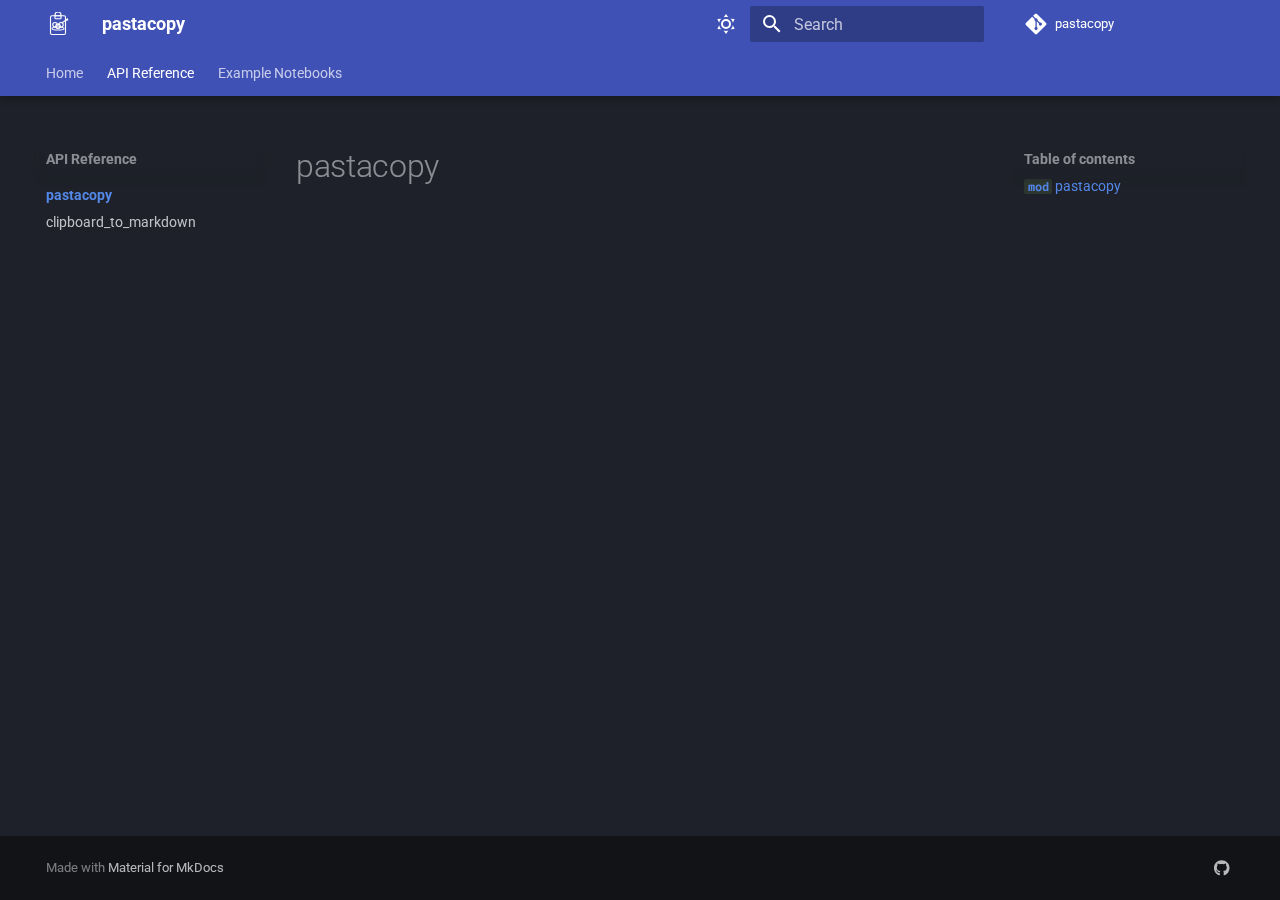
<file: api_reference/pastacopy/__init__/index.html>
<!doctype html>
<html lang="en" class="no-js">
  <head>
    
      <meta charset="utf-8">
      <meta name="viewport" content="width=device-width,initial-scale=1">
      
      
      
      
        <link rel="prev" href="../../..">
      
      
        <link rel="next" href="../clipboard_to_markdown/">
      
      
      <link rel="icon" href="../../../assets/images/favicon.png">
      <meta name="generator" content="mkdocs-1.6.1, mkdocs-material-9.6.15">
    
    
      
        <title>pastacopy - pastacopy</title>
      
    
    
      <link rel="stylesheet" href="../../../assets/stylesheets/main.342714a4.min.css">
      
        
        <link rel="stylesheet" href="../../../assets/stylesheets/palette.06af60db.min.css">
      
      


    
    
      
    
    
      
        
        
        <link rel="preconnect" href="https://fonts.gstatic.com" crossorigin>
        <link rel="stylesheet" href="https://fonts.googleapis.com/css?family=Roboto:300,300i,400,400i,700,700i%7CRoboto+Mono:400,400i,700,700i&display=fallback">
        <style>:root{--md-text-font:"Roboto";--md-code-font:"Roboto Mono"}</style>
      
    
    
      <link rel="stylesheet" href="../../../assets/_mkdocstrings.css">
    
    <script>__md_scope=new URL("../../..",location),__md_hash=e=>[...e].reduce(((e,_)=>(e<<5)-e+_.charCodeAt(0)),0),__md_get=(e,_=localStorage,t=__md_scope)=>JSON.parse(_.getItem(t.pathname+"."+e)),__md_set=(e,_,t=localStorage,a=__md_scope)=>{try{t.setItem(a.pathname+"."+e,JSON.stringify(_))}catch(e){}}</script>
    
      

    
    
    
  </head>
  
  
    
    
      
    
    
    
    
    <body dir="ltr" data-md-color-scheme="slate" data-md-color-primary="indigo" data-md-color-accent="indigo">
  
    
    <input class="md-toggle" data-md-toggle="drawer" type="checkbox" id="__drawer" autocomplete="off">
    <input class="md-toggle" data-md-toggle="search" type="checkbox" id="__search" autocomplete="off">
    <label class="md-overlay" for="__drawer"></label>
    <div data-md-component="skip">
      
        
        <a href="#pastacopy" class="md-skip">
          Skip to content
        </a>
      
    </div>
    <div data-md-component="announce">
      
    </div>
    
    
      

  

<header class="md-header md-header--shadow md-header--lifted" data-md-component="header">
  <nav class="md-header__inner md-grid" aria-label="Header">
    <a href="../../.." title="pastacopy" class="md-header__button md-logo" aria-label="pastacopy" data-md-component="logo">
      
  <img src="../../../assets/images/logo.svg" alt="logo">

    </a>
    <label class="md-header__button md-icon" for="__drawer">
      
      <svg xmlns="http://www.w3.org/2000/svg" viewBox="0 0 24 24"><path d="M3 6h18v2H3zm0 5h18v2H3zm0 5h18v2H3z"/></svg>
    </label>
    <div class="md-header__title" data-md-component="header-title">
      <div class="md-header__ellipsis">
        <div class="md-header__topic">
          <span class="md-ellipsis">
            pastacopy
          </span>
        </div>
        <div class="md-header__topic" data-md-component="header-topic">
          <span class="md-ellipsis">
            
              pastacopy
            
          </span>
        </div>
      </div>
    </div>
    
      
        <form class="md-header__option" data-md-component="palette">
  
    
    
    
    <input class="md-option" data-md-color-media="" data-md-color-scheme="slate" data-md-color-primary="indigo" data-md-color-accent="indigo"  aria-label="Switch to light mode"  type="radio" name="__palette" id="__palette_0">
    
      <label class="md-header__button md-icon" title="Switch to light mode" for="__palette_1" hidden>
        <svg xmlns="http://www.w3.org/2000/svg" viewBox="0 0 24 24"><path d="M12 7a5 5 0 0 1 5 5 5 5 0 0 1-5 5 5 5 0 0 1-5-5 5 5 0 0 1 5-5m0 2a3 3 0 0 0-3 3 3 3 0 0 0 3 3 3 3 0 0 0 3-3 3 3 0 0 0-3-3m0-7 2.39 3.42C13.65 5.15 12.84 5 12 5s-1.65.15-2.39.42zM3.34 7l4.16-.35A7.2 7.2 0 0 0 5.94 8.5c-.44.74-.69 1.5-.83 2.29zm.02 10 1.76-3.77a7.131 7.131 0 0 0 2.38 4.14zM20.65 7l-1.77 3.79a7.02 7.02 0 0 0-2.38-4.15zm-.01 10-4.14.36c.59-.51 1.12-1.14 1.54-1.86.42-.73.69-1.5.83-2.29zM12 22l-2.41-3.44c.74.27 1.55.44 2.41.44.82 0 1.63-.17 2.37-.44z"/></svg>
      </label>
    
  
    
    
    
    <input class="md-option" data-md-color-media="" data-md-color-scheme="default" data-md-color-primary="indigo" data-md-color-accent="indigo"  aria-label="Switch to dark mode"  type="radio" name="__palette" id="__palette_1">
    
      <label class="md-header__button md-icon" title="Switch to dark mode" for="__palette_0" hidden>
        <svg xmlns="http://www.w3.org/2000/svg" viewBox="0 0 24 24"><path d="m17.75 4.09-2.53 1.94.91 3.06-2.63-1.81-2.63 1.81.91-3.06-2.53-1.94L12.44 4l1.06-3 1.06 3zm3.5 6.91-1.64 1.25.59 1.98-1.7-1.17-1.7 1.17.59-1.98L15.75 11l2.06-.05L18.5 9l.69 1.95zm-2.28 4.95c.83-.08 1.72 1.1 1.19 1.85-.32.45-.66.87-1.08 1.27C15.17 23 8.84 23 4.94 19.07c-3.91-3.9-3.91-10.24 0-14.14.4-.4.82-.76 1.27-1.08.75-.53 1.93.36 1.85 1.19-.27 2.86.69 5.83 2.89 8.02a9.96 9.96 0 0 0 8.02 2.89m-1.64 2.02a12.08 12.08 0 0 1-7.8-3.47c-2.17-2.19-3.33-5-3.49-7.82-2.81 3.14-2.7 7.96.31 10.98 3.02 3.01 7.84 3.12 10.98.31"/></svg>
      </label>
    
  
</form>
      
    
    
      <script>var palette=__md_get("__palette");if(palette&&palette.color){if("(prefers-color-scheme)"===palette.color.media){var media=matchMedia("(prefers-color-scheme: light)"),input=document.querySelector(media.matches?"[data-md-color-media='(prefers-color-scheme: light)']":"[data-md-color-media='(prefers-color-scheme: dark)']");palette.color.media=input.getAttribute("data-md-color-media"),palette.color.scheme=input.getAttribute("data-md-color-scheme"),palette.color.primary=input.getAttribute("data-md-color-primary"),palette.color.accent=input.getAttribute("data-md-color-accent")}for(var[key,value]of Object.entries(palette.color))document.body.setAttribute("data-md-color-"+key,value)}</script>
    
    
    
      
      
        <label class="md-header__button md-icon" for="__search">
          
          <svg xmlns="http://www.w3.org/2000/svg" viewBox="0 0 24 24"><path d="M9.5 3A6.5 6.5 0 0 1 16 9.5c0 1.61-.59 3.09-1.56 4.23l.27.27h.79l5 5-1.5 1.5-5-5v-.79l-.27-.27A6.52 6.52 0 0 1 9.5 16 6.5 6.5 0 0 1 3 9.5 6.5 6.5 0 0 1 9.5 3m0 2C7 5 5 7 5 9.5S7 14 9.5 14 14 12 14 9.5 12 5 9.5 5"/></svg>
        </label>
        <div class="md-search" data-md-component="search" role="dialog">
  <label class="md-search__overlay" for="__search"></label>
  <div class="md-search__inner" role="search">
    <form class="md-search__form" name="search">
      <input type="text" class="md-search__input" name="query" aria-label="Search" placeholder="Search" autocapitalize="off" autocorrect="off" autocomplete="off" spellcheck="false" data-md-component="search-query" required>
      <label class="md-search__icon md-icon" for="__search">
        
        <svg xmlns="http://www.w3.org/2000/svg" viewBox="0 0 24 24"><path d="M9.5 3A6.5 6.5 0 0 1 16 9.5c0 1.61-.59 3.09-1.56 4.23l.27.27h.79l5 5-1.5 1.5-5-5v-.79l-.27-.27A6.52 6.52 0 0 1 9.5 16 6.5 6.5 0 0 1 3 9.5 6.5 6.5 0 0 1 9.5 3m0 2C7 5 5 7 5 9.5S7 14 9.5 14 14 12 14 9.5 12 5 9.5 5"/></svg>
        
        <svg xmlns="http://www.w3.org/2000/svg" viewBox="0 0 24 24"><path d="M20 11v2H8l5.5 5.5-1.42 1.42L4.16 12l7.92-7.92L13.5 5.5 8 11z"/></svg>
      </label>
      <nav class="md-search__options" aria-label="Search">
        
        <button type="reset" class="md-search__icon md-icon" title="Clear" aria-label="Clear" tabindex="-1">
          
          <svg xmlns="http://www.w3.org/2000/svg" viewBox="0 0 24 24"><path d="M19 6.41 17.59 5 12 10.59 6.41 5 5 6.41 10.59 12 5 17.59 6.41 19 12 13.41 17.59 19 19 17.59 13.41 12z"/></svg>
        </button>
      </nav>
      
    </form>
    <div class="md-search__output">
      <div class="md-search__scrollwrap" tabindex="0" data-md-scrollfix>
        <div class="md-search-result" data-md-component="search-result">
          <div class="md-search-result__meta">
            Initializing search
          </div>
          <ol class="md-search-result__list" role="presentation"></ol>
        </div>
      </div>
    </div>
  </div>
</div>
      
    
    
      <div class="md-header__source">
        <a href="https://github.com/eldarab/pastacopy" title="Go to repository" class="md-source" data-md-component="source">
  <div class="md-source__icon md-icon">
    
    <svg xmlns="http://www.w3.org/2000/svg" viewBox="0 0 448 512"><!--! Font Awesome Free 6.7.2 by @fontawesome - https://fontawesome.com License - https://fontawesome.com/license/free (Icons: CC BY 4.0, Fonts: SIL OFL 1.1, Code: MIT License) Copyright 2024 Fonticons, Inc.--><path d="M439.55 236.05 244 40.45a28.87 28.87 0 0 0-40.81 0l-40.66 40.63 51.52 51.52c27.06-9.14 52.68 16.77 43.39 43.68l49.66 49.66c34.23-11.8 61.18 31 35.47 56.69-26.49 26.49-70.21-2.87-56-37.34L240.22 199v121.85c25.3 12.54 22.26 41.85 9.08 55a34.34 34.34 0 0 1-48.55 0c-17.57-17.6-11.07-46.91 11.25-56v-123c-20.8-8.51-24.6-30.74-18.64-45L142.57 101 8.45 235.14a28.86 28.86 0 0 0 0 40.81l195.61 195.6a28.86 28.86 0 0 0 40.8 0l194.69-194.69a28.86 28.86 0 0 0 0-40.81"/></svg>
  </div>
  <div class="md-source__repository">
    pastacopy
  </div>
</a>
      </div>
    
  </nav>
  
    
      
<nav class="md-tabs" aria-label="Tabs" data-md-component="tabs">
  <div class="md-grid">
    <ul class="md-tabs__list">
      
        
  
  
  
  
    <li class="md-tabs__item">
      <a href="../../.." class="md-tabs__link">
        
  
  
    
  
  Home

      </a>
    </li>
  

      
        
  
  
  
    
  
  
    
    
      <li class="md-tabs__item md-tabs__item--active">
        <a href="./" class="md-tabs__link">
          
  
  
    
  
  API Reference

        </a>
      </li>
    
  

      
        
  
  
  
  
    
    
      <li class="md-tabs__item">
        <a href="../../../example_notebooks/demo/" class="md-tabs__link">
          
  
  
    
  
  Example Notebooks

        </a>
      </li>
    
  

      
    </ul>
  </div>
</nav>
    
  
</header>
    
    <div class="md-container" data-md-component="container">
      
      
        
      
      <main class="md-main" data-md-component="main">
        <div class="md-main__inner md-grid">
          
            
              
              <div class="md-sidebar md-sidebar--primary" data-md-component="sidebar" data-md-type="navigation" >
                <div class="md-sidebar__scrollwrap">
                  <div class="md-sidebar__inner">
                    


  


<nav class="md-nav md-nav--primary md-nav--lifted" aria-label="Navigation" data-md-level="0">
  <label class="md-nav__title" for="__drawer">
    <a href="../../.." title="pastacopy" class="md-nav__button md-logo" aria-label="pastacopy" data-md-component="logo">
      
  <img src="../../../assets/images/logo.svg" alt="logo">

    </a>
    pastacopy
  </label>
  
    <div class="md-nav__source">
      <a href="https://github.com/eldarab/pastacopy" title="Go to repository" class="md-source" data-md-component="source">
  <div class="md-source__icon md-icon">
    
    <svg xmlns="http://www.w3.org/2000/svg" viewBox="0 0 448 512"><!--! Font Awesome Free 6.7.2 by @fontawesome - https://fontawesome.com License - https://fontawesome.com/license/free (Icons: CC BY 4.0, Fonts: SIL OFL 1.1, Code: MIT License) Copyright 2024 Fonticons, Inc.--><path d="M439.55 236.05 244 40.45a28.87 28.87 0 0 0-40.81 0l-40.66 40.63 51.52 51.52c27.06-9.14 52.68 16.77 43.39 43.68l49.66 49.66c34.23-11.8 61.18 31 35.47 56.69-26.49 26.49-70.21-2.87-56-37.34L240.22 199v121.85c25.3 12.54 22.26 41.85 9.08 55a34.34 34.34 0 0 1-48.55 0c-17.57-17.6-11.07-46.91 11.25-56v-123c-20.8-8.51-24.6-30.74-18.64-45L142.57 101 8.45 235.14a28.86 28.86 0 0 0 0 40.81l195.61 195.6a28.86 28.86 0 0 0 40.8 0l194.69-194.69a28.86 28.86 0 0 0 0-40.81"/></svg>
  </div>
  <div class="md-source__repository">
    pastacopy
  </div>
</a>
    </div>
  
  <ul class="md-nav__list" data-md-scrollfix>
    
      
      
  
  
  
  
    <li class="md-nav__item">
      <a href="../../.." class="md-nav__link">
        
  
  
  <span class="md-ellipsis">
    Home
    
  </span>
  

      </a>
    </li>
  

    
      
      
  
  
    
  
  
  
    
    
      
        
      
    
    
    
      
        
        
      
      
        
      
    
    
    <li class="md-nav__item md-nav__item--active md-nav__item--section md-nav__item--nested">
      
        
        
        <input class="md-nav__toggle md-toggle " type="checkbox" id="__nav_2" checked>
        
          
          <label class="md-nav__link" for="__nav_2" id="__nav_2_label" tabindex="">
            
  
  
  <span class="md-ellipsis">
    API Reference
    
  </span>
  

            <span class="md-nav__icon md-icon"></span>
          </label>
        
        <nav class="md-nav" data-md-level="1" aria-labelledby="__nav_2_label" aria-expanded="true">
          <label class="md-nav__title" for="__nav_2">
            <span class="md-nav__icon md-icon"></span>
            API Reference
          </label>
          <ul class="md-nav__list" data-md-scrollfix>
            
              
                
  
  
    
  
  
  
    
    
      
        
      
    
    
    
      
      
        
          
          
        
      
    
    
    <li class="md-nav__item md-nav__item--active md-nav__item--section md-nav__item--nested">
      
        
        
        <input class="md-nav__toggle md-toggle " type="checkbox" id="__nav_2_1" checked>
        
          
          <div class="md-nav__link md-nav__container">
            <a href="./" class="md-nav__link md-nav__link--active">
              
  
  
  <span class="md-ellipsis">
    pastacopy
    
  </span>
  

            </a>
            
              
              <label class="md-nav__link md-nav__link--active" for="__nav_2_1" id="__nav_2_1_label" tabindex="">
                <span class="md-nav__icon md-icon"></span>
              </label>
            
          </div>
        
        <nav class="md-nav" data-md-level="2" aria-labelledby="__nav_2_1_label" aria-expanded="true">
          <label class="md-nav__title" for="__nav_2_1">
            <span class="md-nav__icon md-icon"></span>
            pastacopy
          </label>
          <ul class="md-nav__list" data-md-scrollfix>
            
              
                
  
  
  
  
    <li class="md-nav__item">
      <a href="../clipboard_to_markdown/" class="md-nav__link">
        
  
  
  <span class="md-ellipsis">
    clipboard_to_markdown
    
  </span>
  

      </a>
    </li>
  

              
            
          </ul>
        </nav>
      
    </li>
  

              
            
          </ul>
        </nav>
      
    </li>
  

    
      
      
  
  
  
  
    
    
      
        
      
    
    
    
      
      
        
      
    
    
    <li class="md-nav__item md-nav__item--nested">
      
        
        
          
        
        <input class="md-nav__toggle md-toggle md-toggle--indeterminate" type="checkbox" id="__nav_3" >
        
          
          <label class="md-nav__link" for="__nav_3" id="__nav_3_label" tabindex="0">
            
  
  
  <span class="md-ellipsis">
    Example Notebooks
    
  </span>
  

            <span class="md-nav__icon md-icon"></span>
          </label>
        
        <nav class="md-nav" data-md-level="1" aria-labelledby="__nav_3_label" aria-expanded="false">
          <label class="md-nav__title" for="__nav_3">
            <span class="md-nav__icon md-icon"></span>
            Example Notebooks
          </label>
          <ul class="md-nav__list" data-md-scrollfix>
            
              
                
  
  
  
  
    <li class="md-nav__item">
      <a href="../../../example_notebooks/demo/" class="md-nav__link">
        
  
  
  <span class="md-ellipsis">
    Demo
    
  </span>
  

      </a>
    </li>
  

              
            
          </ul>
        </nav>
      
    </li>
  

    
  </ul>
</nav>
                  </div>
                </div>
              </div>
            
            
              
              <div class="md-sidebar md-sidebar--secondary" data-md-component="sidebar" data-md-type="toc" >
                <div class="md-sidebar__scrollwrap">
                  <div class="md-sidebar__inner">
                    

<nav class="md-nav md-nav--secondary" aria-label="Table of contents">
  
  
  
  
    <label class="md-nav__title" for="__toc">
      <span class="md-nav__icon md-icon"></span>
      Table of contents
    </label>
    <ul class="md-nav__list" data-md-component="toc" data-md-scrollfix>
      
        <li class="md-nav__item">
  <a href="#pastacopy" class="md-nav__link">
    <span class="md-ellipsis">
      <code class="doc-symbol doc-symbol-toc doc-symbol-module"></code>&nbsp;pastacopy
    </span>
  </a>
  
</li>
      
    </ul>
  
</nav>
                  </div>
                </div>
              </div>
            
          
          
            <div class="md-content" data-md-component="content">
              <article class="md-content__inner md-typeset">
                
                  


  
  


  <h1>pastacopy</h1>

<div class="doc doc-object doc-module">



<a id="pastacopy"></a>
    <div class="doc doc-contents first">









  <div class="doc doc-children">











  </div>

    </div>

</div>












                
              </article>
            </div>
          
          
<script>var target=document.getElementById(location.hash.slice(1));target&&target.name&&(target.checked=target.name.startsWith("__tabbed_"))</script>
        </div>
        
          <button type="button" class="md-top md-icon" data-md-component="top" hidden>
  
  <svg xmlns="http://www.w3.org/2000/svg" viewBox="0 0 24 24"><path d="M13 20h-2V8l-5.5 5.5-1.42-1.42L12 4.16l7.92 7.92-1.42 1.42L13 8z"/></svg>
  Back to top
</button>
        
      </main>
      
        <footer class="md-footer">
  
  <div class="md-footer-meta md-typeset">
    <div class="md-footer-meta__inner md-grid">
      <div class="md-copyright">
  
  
    Made with
    <a href="https://squidfunk.github.io/mkdocs-material/" target="_blank" rel="noopener">
      Material for MkDocs
    </a>
  
</div>
      
        <div class="md-social">
  
    
    
    
    
      
      
    
    <a href="https://github.com/eldarab/pastacopy" target="_blank" rel="noopener" title="github.com" class="md-social__link">
      <svg xmlns="http://www.w3.org/2000/svg" viewBox="0 0 496 512"><!--! Font Awesome Free 6.7.2 by @fontawesome - https://fontawesome.com License - https://fontawesome.com/license/free (Icons: CC BY 4.0, Fonts: SIL OFL 1.1, Code: MIT License) Copyright 2024 Fonticons, Inc.--><path d="M165.9 397.4c0 2-2.3 3.6-5.2 3.6-3.3.3-5.6-1.3-5.6-3.6 0-2 2.3-3.6 5.2-3.6 3-.3 5.6 1.3 5.6 3.6m-31.1-4.5c-.7 2 1.3 4.3 4.3 4.9 2.6 1 5.6 0 6.2-2s-1.3-4.3-4.3-5.2c-2.6-.7-5.5.3-6.2 2.3m44.2-1.7c-2.9.7-4.9 2.6-4.6 4.9.3 2 2.9 3.3 5.9 2.6 2.9-.7 4.9-2.6 4.6-4.6-.3-1.9-3-3.2-5.9-2.9M244.8 8C106.1 8 0 113.3 0 252c0 110.9 69.8 205.8 169.5 239.2 12.8 2.3 17.3-5.6 17.3-12.1 0-6.2-.3-40.4-.3-61.4 0 0-70 15-84.7-29.8 0 0-11.4-29.1-27.8-36.6 0 0-22.9-15.7 1.6-15.4 0 0 24.9 2 38.6 25.8 21.9 38.6 58.6 27.5 72.9 20.9 2.3-16 8.8-27.1 16-33.7-55.9-6.2-112.3-14.3-112.3-110.5 0-27.5 7.6-41.3 23.6-58.9-2.6-6.5-11.1-33.3 2.6-67.9 20.9-6.5 69 27 69 27 20-5.6 41.5-8.5 62.8-8.5s42.8 2.9 62.8 8.5c0 0 48.1-33.6 69-27 13.7 34.7 5.2 61.4 2.6 67.9 16 17.7 25.8 31.5 25.8 58.9 0 96.5-58.9 104.2-114.8 110.5 9.2 7.9 17 22.9 17 46.4 0 33.7-.3 75.4-.3 83.6 0 6.5 4.6 14.4 17.3 12.1C428.2 457.8 496 362.9 496 252 496 113.3 383.5 8 244.8 8M97.2 352.9c-1.3 1-1 3.3.7 5.2 1.6 1.6 3.9 2.3 5.2 1 1.3-1 1-3.3-.7-5.2-1.6-1.6-3.9-2.3-5.2-1m-10.8-8.1c-.7 1.3.3 2.9 2.3 3.9 1.6 1 3.6.7 4.3-.7.7-1.3-.3-2.9-2.3-3.9-2-.6-3.6-.3-4.3.7m32.4 35.6c-1.6 1.3-1 4.3 1.3 6.2 2.3 2.3 5.2 2.6 6.5 1 1.3-1.3.7-4.3-1.3-6.2-2.2-2.3-5.2-2.6-6.5-1m-11.4-14.7c-1.6 1-1.6 3.6 0 5.9s4.3 3.3 5.6 2.3c1.6-1.3 1.6-3.9 0-6.2-1.4-2.3-4-3.3-5.6-2"/></svg>
    </a>
  
</div>
      
    </div>
  </div>
</footer>
      
    </div>
    <div class="md-dialog" data-md-component="dialog">
      <div class="md-dialog__inner md-typeset"></div>
    </div>
    
    
    
      
      <script id="__config" type="application/json">{"base": "../../..", "features": ["navigation.tabs", "navigation.top", "navigation.instant", "navigation.expand", "navigation.sections", "navigation.tracking", "navigation.indexes", "navigation.tabs.sticky", "navigation.tabs.sticky.scrollable"], "search": "../../../assets/javascripts/workers/search.d50fe291.min.js", "tags": null, "translations": {"clipboard.copied": "Copied to clipboard", "clipboard.copy": "Copy to clipboard", "search.result.more.one": "1 more on this page", "search.result.more.other": "# more on this page", "search.result.none": "No matching documents", "search.result.one": "1 matching document", "search.result.other": "# matching documents", "search.result.placeholder": "Type to start searching", "search.result.term.missing": "Missing", "select.version": "Select version"}, "version": null}</script>
    
    
      <script src="../../../assets/javascripts/bundle.56ea9cef.min.js"></script>
      
    
  </body>
</html>
</file>
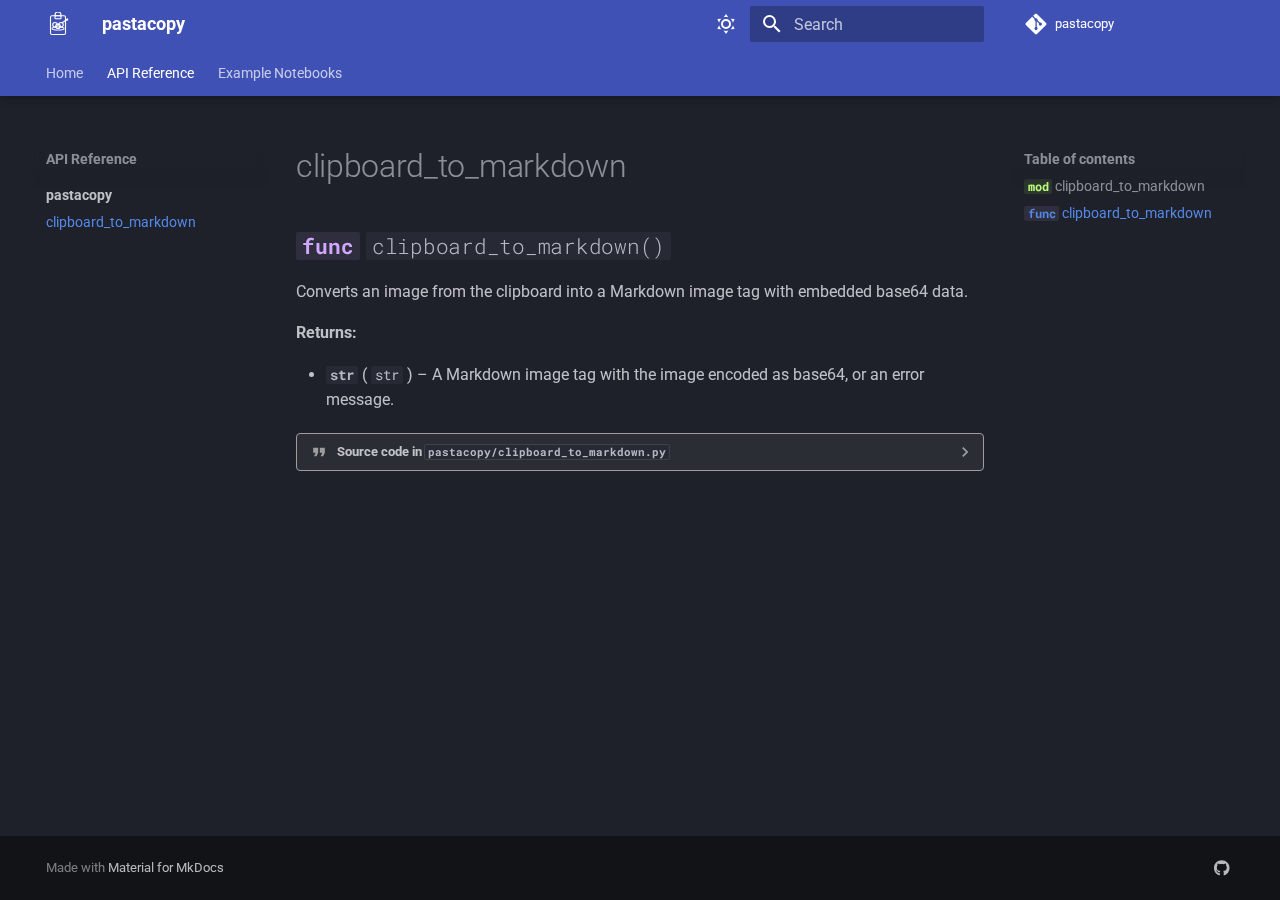
<file: api_reference/pastacopy/clipboard_to_markdown/index.html>
<!doctype html>
<html lang="en" class="no-js">
  <head>
    
      <meta charset="utf-8">
      <meta name="viewport" content="width=device-width,initial-scale=1">
      
      
      
      
        <link rel="prev" href="../__init__/">
      
      
        <link rel="next" href="../../../example_notebooks/demo/">
      
      
      <link rel="icon" href="../../../assets/images/favicon.png">
      <meta name="generator" content="mkdocs-1.6.1, mkdocs-material-9.6.15">
    
    
      
        <title>clipboard_to_markdown - pastacopy</title>
      
    
    
      <link rel="stylesheet" href="../../../assets/stylesheets/main.342714a4.min.css">
      
        
        <link rel="stylesheet" href="../../../assets/stylesheets/palette.06af60db.min.css">
      
      


    
    
      
    
    
      
        
        
        <link rel="preconnect" href="https://fonts.gstatic.com" crossorigin>
        <link rel="stylesheet" href="https://fonts.googleapis.com/css?family=Roboto:300,300i,400,400i,700,700i%7CRoboto+Mono:400,400i,700,700i&display=fallback">
        <style>:root{--md-text-font:"Roboto";--md-code-font:"Roboto Mono"}</style>
      
    
    
      <link rel="stylesheet" href="../../../assets/_mkdocstrings.css">
    
    <script>__md_scope=new URL("../../..",location),__md_hash=e=>[...e].reduce(((e,_)=>(e<<5)-e+_.charCodeAt(0)),0),__md_get=(e,_=localStorage,t=__md_scope)=>JSON.parse(_.getItem(t.pathname+"."+e)),__md_set=(e,_,t=localStorage,a=__md_scope)=>{try{t.setItem(a.pathname+"."+e,JSON.stringify(_))}catch(e){}}</script>
    
      

    
    
    
  </head>
  
  
    
    
      
    
    
    
    
    <body dir="ltr" data-md-color-scheme="slate" data-md-color-primary="indigo" data-md-color-accent="indigo">
  
    
    <input class="md-toggle" data-md-toggle="drawer" type="checkbox" id="__drawer" autocomplete="off">
    <input class="md-toggle" data-md-toggle="search" type="checkbox" id="__search" autocomplete="off">
    <label class="md-overlay" for="__drawer"></label>
    <div data-md-component="skip">
      
        
        <a href="#pastacopy.clipboard_to_markdown" class="md-skip">
          Skip to content
        </a>
      
    </div>
    <div data-md-component="announce">
      
    </div>
    
    
      

  

<header class="md-header md-header--shadow md-header--lifted" data-md-component="header">
  <nav class="md-header__inner md-grid" aria-label="Header">
    <a href="../../.." title="pastacopy" class="md-header__button md-logo" aria-label="pastacopy" data-md-component="logo">
      
  <img src="../../../assets/images/logo.svg" alt="logo">

    </a>
    <label class="md-header__button md-icon" for="__drawer">
      
      <svg xmlns="http://www.w3.org/2000/svg" viewBox="0 0 24 24"><path d="M3 6h18v2H3zm0 5h18v2H3zm0 5h18v2H3z"/></svg>
    </label>
    <div class="md-header__title" data-md-component="header-title">
      <div class="md-header__ellipsis">
        <div class="md-header__topic">
          <span class="md-ellipsis">
            pastacopy
          </span>
        </div>
        <div class="md-header__topic" data-md-component="header-topic">
          <span class="md-ellipsis">
            
              clipboard_to_markdown
            
          </span>
        </div>
      </div>
    </div>
    
      
        <form class="md-header__option" data-md-component="palette">
  
    
    
    
    <input class="md-option" data-md-color-media="" data-md-color-scheme="slate" data-md-color-primary="indigo" data-md-color-accent="indigo"  aria-label="Switch to light mode"  type="radio" name="__palette" id="__palette_0">
    
      <label class="md-header__button md-icon" title="Switch to light mode" for="__palette_1" hidden>
        <svg xmlns="http://www.w3.org/2000/svg" viewBox="0 0 24 24"><path d="M12 7a5 5 0 0 1 5 5 5 5 0 0 1-5 5 5 5 0 0 1-5-5 5 5 0 0 1 5-5m0 2a3 3 0 0 0-3 3 3 3 0 0 0 3 3 3 3 0 0 0 3-3 3 3 0 0 0-3-3m0-7 2.39 3.42C13.65 5.15 12.84 5 12 5s-1.65.15-2.39.42zM3.34 7l4.16-.35A7.2 7.2 0 0 0 5.94 8.5c-.44.74-.69 1.5-.83 2.29zm.02 10 1.76-3.77a7.131 7.131 0 0 0 2.38 4.14zM20.65 7l-1.77 3.79a7.02 7.02 0 0 0-2.38-4.15zm-.01 10-4.14.36c.59-.51 1.12-1.14 1.54-1.86.42-.73.69-1.5.83-2.29zM12 22l-2.41-3.44c.74.27 1.55.44 2.41.44.82 0 1.63-.17 2.37-.44z"/></svg>
      </label>
    
  
    
    
    
    <input class="md-option" data-md-color-media="" data-md-color-scheme="default" data-md-color-primary="indigo" data-md-color-accent="indigo"  aria-label="Switch to dark mode"  type="radio" name="__palette" id="__palette_1">
    
      <label class="md-header__button md-icon" title="Switch to dark mode" for="__palette_0" hidden>
        <svg xmlns="http://www.w3.org/2000/svg" viewBox="0 0 24 24"><path d="m17.75 4.09-2.53 1.94.91 3.06-2.63-1.81-2.63 1.81.91-3.06-2.53-1.94L12.44 4l1.06-3 1.06 3zm3.5 6.91-1.64 1.25.59 1.98-1.7-1.17-1.7 1.17.59-1.98L15.75 11l2.06-.05L18.5 9l.69 1.95zm-2.28 4.95c.83-.08 1.72 1.1 1.19 1.85-.32.45-.66.87-1.08 1.27C15.17 23 8.84 23 4.94 19.07c-3.91-3.9-3.91-10.24 0-14.14.4-.4.82-.76 1.27-1.08.75-.53 1.93.36 1.85 1.19-.27 2.86.69 5.83 2.89 8.02a9.96 9.96 0 0 0 8.02 2.89m-1.64 2.02a12.08 12.08 0 0 1-7.8-3.47c-2.17-2.19-3.33-5-3.49-7.82-2.81 3.14-2.7 7.96.31 10.98 3.02 3.01 7.84 3.12 10.98.31"/></svg>
      </label>
    
  
</form>
      
    
    
      <script>var palette=__md_get("__palette");if(palette&&palette.color){if("(prefers-color-scheme)"===palette.color.media){var media=matchMedia("(prefers-color-scheme: light)"),input=document.querySelector(media.matches?"[data-md-color-media='(prefers-color-scheme: light)']":"[data-md-color-media='(prefers-color-scheme: dark)']");palette.color.media=input.getAttribute("data-md-color-media"),palette.color.scheme=input.getAttribute("data-md-color-scheme"),palette.color.primary=input.getAttribute("data-md-color-primary"),palette.color.accent=input.getAttribute("data-md-color-accent")}for(var[key,value]of Object.entries(palette.color))document.body.setAttribute("data-md-color-"+key,value)}</script>
    
    
    
      
      
        <label class="md-header__button md-icon" for="__search">
          
          <svg xmlns="http://www.w3.org/2000/svg" viewBox="0 0 24 24"><path d="M9.5 3A6.5 6.5 0 0 1 16 9.5c0 1.61-.59 3.09-1.56 4.23l.27.27h.79l5 5-1.5 1.5-5-5v-.79l-.27-.27A6.52 6.52 0 0 1 9.5 16 6.5 6.5 0 0 1 3 9.5 6.5 6.5 0 0 1 9.5 3m0 2C7 5 5 7 5 9.5S7 14 9.5 14 14 12 14 9.5 12 5 9.5 5"/></svg>
        </label>
        <div class="md-search" data-md-component="search" role="dialog">
  <label class="md-search__overlay" for="__search"></label>
  <div class="md-search__inner" role="search">
    <form class="md-search__form" name="search">
      <input type="text" class="md-search__input" name="query" aria-label="Search" placeholder="Search" autocapitalize="off" autocorrect="off" autocomplete="off" spellcheck="false" data-md-component="search-query" required>
      <label class="md-search__icon md-icon" for="__search">
        
        <svg xmlns="http://www.w3.org/2000/svg" viewBox="0 0 24 24"><path d="M9.5 3A6.5 6.5 0 0 1 16 9.5c0 1.61-.59 3.09-1.56 4.23l.27.27h.79l5 5-1.5 1.5-5-5v-.79l-.27-.27A6.52 6.52 0 0 1 9.5 16 6.5 6.5 0 0 1 3 9.5 6.5 6.5 0 0 1 9.5 3m0 2C7 5 5 7 5 9.5S7 14 9.5 14 14 12 14 9.5 12 5 9.5 5"/></svg>
        
        <svg xmlns="http://www.w3.org/2000/svg" viewBox="0 0 24 24"><path d="M20 11v2H8l5.5 5.5-1.42 1.42L4.16 12l7.92-7.92L13.5 5.5 8 11z"/></svg>
      </label>
      <nav class="md-search__options" aria-label="Search">
        
        <button type="reset" class="md-search__icon md-icon" title="Clear" aria-label="Clear" tabindex="-1">
          
          <svg xmlns="http://www.w3.org/2000/svg" viewBox="0 0 24 24"><path d="M19 6.41 17.59 5 12 10.59 6.41 5 5 6.41 10.59 12 5 17.59 6.41 19 12 13.41 17.59 19 19 17.59 13.41 12z"/></svg>
        </button>
      </nav>
      
    </form>
    <div class="md-search__output">
      <div class="md-search__scrollwrap" tabindex="0" data-md-scrollfix>
        <div class="md-search-result" data-md-component="search-result">
          <div class="md-search-result__meta">
            Initializing search
          </div>
          <ol class="md-search-result__list" role="presentation"></ol>
        </div>
      </div>
    </div>
  </div>
</div>
      
    
    
      <div class="md-header__source">
        <a href="https://github.com/eldarab/pastacopy" title="Go to repository" class="md-source" data-md-component="source">
  <div class="md-source__icon md-icon">
    
    <svg xmlns="http://www.w3.org/2000/svg" viewBox="0 0 448 512"><!--! Font Awesome Free 6.7.2 by @fontawesome - https://fontawesome.com License - https://fontawesome.com/license/free (Icons: CC BY 4.0, Fonts: SIL OFL 1.1, Code: MIT License) Copyright 2024 Fonticons, Inc.--><path d="M439.55 236.05 244 40.45a28.87 28.87 0 0 0-40.81 0l-40.66 40.63 51.52 51.52c27.06-9.14 52.68 16.77 43.39 43.68l49.66 49.66c34.23-11.8 61.18 31 35.47 56.69-26.49 26.49-70.21-2.87-56-37.34L240.22 199v121.85c25.3 12.54 22.26 41.85 9.08 55a34.34 34.34 0 0 1-48.55 0c-17.57-17.6-11.07-46.91 11.25-56v-123c-20.8-8.51-24.6-30.74-18.64-45L142.57 101 8.45 235.14a28.86 28.86 0 0 0 0 40.81l195.61 195.6a28.86 28.86 0 0 0 40.8 0l194.69-194.69a28.86 28.86 0 0 0 0-40.81"/></svg>
  </div>
  <div class="md-source__repository">
    pastacopy
  </div>
</a>
      </div>
    
  </nav>
  
    
      
<nav class="md-tabs" aria-label="Tabs" data-md-component="tabs">
  <div class="md-grid">
    <ul class="md-tabs__list">
      
        
  
  
  
  
    <li class="md-tabs__item">
      <a href="../../.." class="md-tabs__link">
        
  
  
    
  
  Home

      </a>
    </li>
  

      
        
  
  
  
    
  
  
    
    
      <li class="md-tabs__item md-tabs__item--active">
        <a href="../__init__/" class="md-tabs__link">
          
  
  
    
  
  API Reference

        </a>
      </li>
    
  

      
        
  
  
  
  
    
    
      <li class="md-tabs__item">
        <a href="../../../example_notebooks/demo/" class="md-tabs__link">
          
  
  
    
  
  Example Notebooks

        </a>
      </li>
    
  

      
    </ul>
  </div>
</nav>
    
  
</header>
    
    <div class="md-container" data-md-component="container">
      
      
        
      
      <main class="md-main" data-md-component="main">
        <div class="md-main__inner md-grid">
          
            
              
              <div class="md-sidebar md-sidebar--primary" data-md-component="sidebar" data-md-type="navigation" >
                <div class="md-sidebar__scrollwrap">
                  <div class="md-sidebar__inner">
                    


  


<nav class="md-nav md-nav--primary md-nav--lifted" aria-label="Navigation" data-md-level="0">
  <label class="md-nav__title" for="__drawer">
    <a href="../../.." title="pastacopy" class="md-nav__button md-logo" aria-label="pastacopy" data-md-component="logo">
      
  <img src="../../../assets/images/logo.svg" alt="logo">

    </a>
    pastacopy
  </label>
  
    <div class="md-nav__source">
      <a href="https://github.com/eldarab/pastacopy" title="Go to repository" class="md-source" data-md-component="source">
  <div class="md-source__icon md-icon">
    
    <svg xmlns="http://www.w3.org/2000/svg" viewBox="0 0 448 512"><!--! Font Awesome Free 6.7.2 by @fontawesome - https://fontawesome.com License - https://fontawesome.com/license/free (Icons: CC BY 4.0, Fonts: SIL OFL 1.1, Code: MIT License) Copyright 2024 Fonticons, Inc.--><path d="M439.55 236.05 244 40.45a28.87 28.87 0 0 0-40.81 0l-40.66 40.63 51.52 51.52c27.06-9.14 52.68 16.77 43.39 43.68l49.66 49.66c34.23-11.8 61.18 31 35.47 56.69-26.49 26.49-70.21-2.87-56-37.34L240.22 199v121.85c25.3 12.54 22.26 41.85 9.08 55a34.34 34.34 0 0 1-48.55 0c-17.57-17.6-11.07-46.91 11.25-56v-123c-20.8-8.51-24.6-30.74-18.64-45L142.57 101 8.45 235.14a28.86 28.86 0 0 0 0 40.81l195.61 195.6a28.86 28.86 0 0 0 40.8 0l194.69-194.69a28.86 28.86 0 0 0 0-40.81"/></svg>
  </div>
  <div class="md-source__repository">
    pastacopy
  </div>
</a>
    </div>
  
  <ul class="md-nav__list" data-md-scrollfix>
    
      
      
  
  
  
  
    <li class="md-nav__item">
      <a href="../../.." class="md-nav__link">
        
  
  
  <span class="md-ellipsis">
    Home
    
  </span>
  

      </a>
    </li>
  

    
      
      
  
  
    
  
  
  
    
    
      
        
      
    
    
    
      
        
        
      
      
        
      
    
    
    <li class="md-nav__item md-nav__item--active md-nav__item--section md-nav__item--nested">
      
        
        
        <input class="md-nav__toggle md-toggle " type="checkbox" id="__nav_2" checked>
        
          
          <label class="md-nav__link" for="__nav_2" id="__nav_2_label" tabindex="">
            
  
  
  <span class="md-ellipsis">
    API Reference
    
  </span>
  

            <span class="md-nav__icon md-icon"></span>
          </label>
        
        <nav class="md-nav" data-md-level="1" aria-labelledby="__nav_2_label" aria-expanded="true">
          <label class="md-nav__title" for="__nav_2">
            <span class="md-nav__icon md-icon"></span>
            API Reference
          </label>
          <ul class="md-nav__list" data-md-scrollfix>
            
              
                
  
  
    
  
  
  
    
    
      
        
      
    
    
    
      
      
        
          
          
        
      
    
    
    <li class="md-nav__item md-nav__item--active md-nav__item--section md-nav__item--nested">
      
        
        
        <input class="md-nav__toggle md-toggle " type="checkbox" id="__nav_2_1" checked>
        
          
          <div class="md-nav__link md-nav__container">
            <a href="../__init__/" class="md-nav__link ">
              
  
  
  <span class="md-ellipsis">
    pastacopy
    
  </span>
  

            </a>
            
              
              <label class="md-nav__link " for="__nav_2_1" id="__nav_2_1_label" tabindex="">
                <span class="md-nav__icon md-icon"></span>
              </label>
            
          </div>
        
        <nav class="md-nav" data-md-level="2" aria-labelledby="__nav_2_1_label" aria-expanded="true">
          <label class="md-nav__title" for="__nav_2_1">
            <span class="md-nav__icon md-icon"></span>
            pastacopy
          </label>
          <ul class="md-nav__list" data-md-scrollfix>
            
              
                
  
  
    
  
  
  
    <li class="md-nav__item md-nav__item--active">
      
      <input class="md-nav__toggle md-toggle" type="checkbox" id="__toc">
      
      
      
        <label class="md-nav__link md-nav__link--active" for="__toc">
          
  
  
  <span class="md-ellipsis">
    clipboard_to_markdown
    
  </span>
  

          <span class="md-nav__icon md-icon"></span>
        </label>
      
      <a href="./" class="md-nav__link md-nav__link--active">
        
  
  
  <span class="md-ellipsis">
    clipboard_to_markdown
    
  </span>
  

      </a>
      
        

<nav class="md-nav md-nav--secondary" aria-label="Table of contents">
  
  
  
  
    <label class="md-nav__title" for="__toc">
      <span class="md-nav__icon md-icon"></span>
      Table of contents
    </label>
    <ul class="md-nav__list" data-md-component="toc" data-md-scrollfix>
      
        <li class="md-nav__item">
  <a href="#pastacopy.clipboard_to_markdown" class="md-nav__link">
    <span class="md-ellipsis">
      <code class="doc-symbol doc-symbol-toc doc-symbol-module"></code>&nbsp;clipboard_to_markdown
    </span>
  </a>
  
</li>
      
        <li class="md-nav__item">
  <a href="#pastacopy.clipboard_to_markdown.clipboard_to_markdown" class="md-nav__link">
    <span class="md-ellipsis">
      <code class="doc-symbol doc-symbol-toc doc-symbol-function"></code>&nbsp;clipboard_to_markdown
    </span>
  </a>
  
</li>
      
    </ul>
  
</nav>
      
    </li>
  

              
            
          </ul>
        </nav>
      
    </li>
  

              
            
          </ul>
        </nav>
      
    </li>
  

    
      
      
  
  
  
  
    
    
      
        
      
    
    
    
      
      
        
      
    
    
    <li class="md-nav__item md-nav__item--nested">
      
        
        
          
        
        <input class="md-nav__toggle md-toggle md-toggle--indeterminate" type="checkbox" id="__nav_3" >
        
          
          <label class="md-nav__link" for="__nav_3" id="__nav_3_label" tabindex="0">
            
  
  
  <span class="md-ellipsis">
    Example Notebooks
    
  </span>
  

            <span class="md-nav__icon md-icon"></span>
          </label>
        
        <nav class="md-nav" data-md-level="1" aria-labelledby="__nav_3_label" aria-expanded="false">
          <label class="md-nav__title" for="__nav_3">
            <span class="md-nav__icon md-icon"></span>
            Example Notebooks
          </label>
          <ul class="md-nav__list" data-md-scrollfix>
            
              
                
  
  
  
  
    <li class="md-nav__item">
      <a href="../../../example_notebooks/demo/" class="md-nav__link">
        
  
  
  <span class="md-ellipsis">
    Demo
    
  </span>
  

      </a>
    </li>
  

              
            
          </ul>
        </nav>
      
    </li>
  

    
  </ul>
</nav>
                  </div>
                </div>
              </div>
            
            
              
              <div class="md-sidebar md-sidebar--secondary" data-md-component="sidebar" data-md-type="toc" >
                <div class="md-sidebar__scrollwrap">
                  <div class="md-sidebar__inner">
                    

<nav class="md-nav md-nav--secondary" aria-label="Table of contents">
  
  
  
  
    <label class="md-nav__title" for="__toc">
      <span class="md-nav__icon md-icon"></span>
      Table of contents
    </label>
    <ul class="md-nav__list" data-md-component="toc" data-md-scrollfix>
      
        <li class="md-nav__item">
  <a href="#pastacopy.clipboard_to_markdown" class="md-nav__link">
    <span class="md-ellipsis">
      <code class="doc-symbol doc-symbol-toc doc-symbol-module"></code>&nbsp;clipboard_to_markdown
    </span>
  </a>
  
</li>
      
        <li class="md-nav__item">
  <a href="#pastacopy.clipboard_to_markdown.clipboard_to_markdown" class="md-nav__link">
    <span class="md-ellipsis">
      <code class="doc-symbol doc-symbol-toc doc-symbol-function"></code>&nbsp;clipboard_to_markdown
    </span>
  </a>
  
</li>
      
    </ul>
  
</nav>
                  </div>
                </div>
              </div>
            
          
          
            <div class="md-content" data-md-component="content">
              <article class="md-content__inner md-typeset">
                
                  


  
  


  <h1>clipboard_to_markdown</h1>

<div class="doc doc-object doc-module">



<a id="pastacopy.clipboard_to_markdown"></a>
    <div class="doc doc-contents first">









  <div class="doc doc-children">









<div class="doc doc-object doc-function">


<h2 id="pastacopy.clipboard_to_markdown.clipboard_to_markdown" class="doc doc-heading">
<code class="doc-symbol doc-symbol-heading doc-symbol-function"></code>            <code class=" language-python"><span class="n">clipboard_to_markdown</span><span class="p">()</span></code>

<a href="#pastacopy.clipboard_to_markdown.clipboard_to_markdown" class="headerlink" title="Permanent link">&para;</a></h2>


    <div class="doc doc-contents ">

        <p>Converts an image from the clipboard into a Markdown image tag with embedded base64 data.</p>


<p><span class="doc-section-title">Returns:</span></p>
    <ul>
        <li class="doc-section-item field-body">
<b><code>str</code></b> (              <code><span title="str">str</span></code>
)          –
          <div class="doc-md-description">
            <p>A Markdown image tag with the image encoded as base64, or an error message.</p>
          </div>
        </li>
    </ul>


            <details class="quote">
              <summary>Source code in <code>pastacopy/clipboard_to_markdown.py</code></summary>
              <div class="codehilite"><table class="codehilitetable"><tr><td class="linenos"><div class="linenodiv"><pre><span></span><span class="normal"> 6</span>
<span class="normal"> 7</span>
<span class="normal"> 8</span>
<span class="normal"> 9</span>
<span class="normal">10</span>
<span class="normal">11</span>
<span class="normal">12</span>
<span class="normal">13</span>
<span class="normal">14</span>
<span class="normal">15</span>
<span class="normal">16</span>
<span class="normal">17</span>
<span class="normal">18</span>
<span class="normal">19</span>
<span class="normal">20</span></pre></div></td><td class="code"><div><pre><span></span><code><span class="k">def</span><span class="w"> </span><span class="nf">clipboard_to_markdown</span><span class="p">()</span> <span class="o">-&gt;</span> <span class="nb">str</span><span class="p">:</span>
<span class="w">    </span><span class="sd">&quot;&quot;&quot;</span>
<span class="sd">    Converts an image from the clipboard into a Markdown image tag with embedded base64 data.</span>

<span class="sd">    Returns:</span>
<span class="sd">        str: A Markdown image tag with the image encoded as base64, or an error message.</span>
<span class="sd">    &quot;&quot;&quot;</span>
    <span class="n">image</span> <span class="o">=</span> <span class="n">ImageGrab</span><span class="o">.</span><span class="n">grabclipboard</span><span class="p">()</span>
    <span class="k">if</span> <span class="ow">not</span> <span class="nb">isinstance</span><span class="p">(</span><span class="n">image</span><span class="p">,</span> <span class="n">ImageGrab</span><span class="o">.</span><span class="n">Image</span><span class="o">.</span><span class="n">Image</span><span class="p">):</span>
        <span class="k">return</span> <span class="s2">&quot;No image found in clipboard.&quot;</span>

    <span class="n">buffered</span> <span class="o">=</span> <span class="n">io</span><span class="o">.</span><span class="n">BytesIO</span><span class="p">()</span>
    <span class="n">image</span><span class="o">.</span><span class="n">save</span><span class="p">(</span><span class="n">buffered</span><span class="p">,</span> <span class="nb">format</span><span class="o">=</span><span class="s2">&quot;PNG&quot;</span><span class="p">)</span>
    <span class="n">img_b64</span> <span class="o">=</span> <span class="n">base64</span><span class="o">.</span><span class="n">b64encode</span><span class="p">(</span><span class="n">buffered</span><span class="o">.</span><span class="n">getvalue</span><span class="p">())</span><span class="o">.</span><span class="n">decode</span><span class="p">(</span><span class="s2">&quot;utf-8&quot;</span><span class="p">)</span>
    <span class="k">return</span> <span class="sa">f</span><span class="s2">&quot;![img](data:image/png;base64,</span><span class="si">{</span><span class="n">img_b64</span><span class="si">}</span><span class="s2">)&quot;</span>
</code></pre></div></td></tr></table></div>
            </details>
    </div>

</div>



  </div>

    </div>

</div>












                
              </article>
            </div>
          
          
<script>var target=document.getElementById(location.hash.slice(1));target&&target.name&&(target.checked=target.name.startsWith("__tabbed_"))</script>
        </div>
        
          <button type="button" class="md-top md-icon" data-md-component="top" hidden>
  
  <svg xmlns="http://www.w3.org/2000/svg" viewBox="0 0 24 24"><path d="M13 20h-2V8l-5.5 5.5-1.42-1.42L12 4.16l7.92 7.92-1.42 1.42L13 8z"/></svg>
  Back to top
</button>
        
      </main>
      
        <footer class="md-footer">
  
  <div class="md-footer-meta md-typeset">
    <div class="md-footer-meta__inner md-grid">
      <div class="md-copyright">
  
  
    Made with
    <a href="https://squidfunk.github.io/mkdocs-material/" target="_blank" rel="noopener">
      Material for MkDocs
    </a>
  
</div>
      
        <div class="md-social">
  
    
    
    
    
      
      
    
    <a href="https://github.com/eldarab/pastacopy" target="_blank" rel="noopener" title="github.com" class="md-social__link">
      <svg xmlns="http://www.w3.org/2000/svg" viewBox="0 0 496 512"><!--! Font Awesome Free 6.7.2 by @fontawesome - https://fontawesome.com License - https://fontawesome.com/license/free (Icons: CC BY 4.0, Fonts: SIL OFL 1.1, Code: MIT License) Copyright 2024 Fonticons, Inc.--><path d="M165.9 397.4c0 2-2.3 3.6-5.2 3.6-3.3.3-5.6-1.3-5.6-3.6 0-2 2.3-3.6 5.2-3.6 3-.3 5.6 1.3 5.6 3.6m-31.1-4.5c-.7 2 1.3 4.3 4.3 4.9 2.6 1 5.6 0 6.2-2s-1.3-4.3-4.3-5.2c-2.6-.7-5.5.3-6.2 2.3m44.2-1.7c-2.9.7-4.9 2.6-4.6 4.9.3 2 2.9 3.3 5.9 2.6 2.9-.7 4.9-2.6 4.6-4.6-.3-1.9-3-3.2-5.9-2.9M244.8 8C106.1 8 0 113.3 0 252c0 110.9 69.8 205.8 169.5 239.2 12.8 2.3 17.3-5.6 17.3-12.1 0-6.2-.3-40.4-.3-61.4 0 0-70 15-84.7-29.8 0 0-11.4-29.1-27.8-36.6 0 0-22.9-15.7 1.6-15.4 0 0 24.9 2 38.6 25.8 21.9 38.6 58.6 27.5 72.9 20.9 2.3-16 8.8-27.1 16-33.7-55.9-6.2-112.3-14.3-112.3-110.5 0-27.5 7.6-41.3 23.6-58.9-2.6-6.5-11.1-33.3 2.6-67.9 20.9-6.5 69 27 69 27 20-5.6 41.5-8.5 62.8-8.5s42.8 2.9 62.8 8.5c0 0 48.1-33.6 69-27 13.7 34.7 5.2 61.4 2.6 67.9 16 17.7 25.8 31.5 25.8 58.9 0 96.5-58.9 104.2-114.8 110.5 9.2 7.9 17 22.9 17 46.4 0 33.7-.3 75.4-.3 83.6 0 6.5 4.6 14.4 17.3 12.1C428.2 457.8 496 362.9 496 252 496 113.3 383.5 8 244.8 8M97.2 352.9c-1.3 1-1 3.3.7 5.2 1.6 1.6 3.9 2.3 5.2 1 1.3-1 1-3.3-.7-5.2-1.6-1.6-3.9-2.3-5.2-1m-10.8-8.1c-.7 1.3.3 2.9 2.3 3.9 1.6 1 3.6.7 4.3-.7.7-1.3-.3-2.9-2.3-3.9-2-.6-3.6-.3-4.3.7m32.4 35.6c-1.6 1.3-1 4.3 1.3 6.2 2.3 2.3 5.2 2.6 6.5 1 1.3-1.3.7-4.3-1.3-6.2-2.2-2.3-5.2-2.6-6.5-1m-11.4-14.7c-1.6 1-1.6 3.6 0 5.9s4.3 3.3 5.6 2.3c1.6-1.3 1.6-3.9 0-6.2-1.4-2.3-4-3.3-5.6-2"/></svg>
    </a>
  
</div>
      
    </div>
  </div>
</footer>
      
    </div>
    <div class="md-dialog" data-md-component="dialog">
      <div class="md-dialog__inner md-typeset"></div>
    </div>
    
    
    
      
      <script id="__config" type="application/json">{"base": "../../..", "features": ["navigation.tabs", "navigation.top", "navigation.instant", "navigation.expand", "navigation.sections", "navigation.tracking", "navigation.indexes", "navigation.tabs.sticky", "navigation.tabs.sticky.scrollable"], "search": "../../../assets/javascripts/workers/search.d50fe291.min.js", "tags": null, "translations": {"clipboard.copied": "Copied to clipboard", "clipboard.copy": "Copy to clipboard", "search.result.more.one": "1 more on this page", "search.result.more.other": "# more on this page", "search.result.none": "No matching documents", "search.result.one": "1 matching document", "search.result.other": "# matching documents", "search.result.placeholder": "Type to start searching", "search.result.term.missing": "Missing", "select.version": "Select version"}, "version": null}</script>
    
    
      <script src="../../../assets/javascripts/bundle.56ea9cef.min.js"></script>
      
    
  </body>
</html>
</file>
<file: assets/_mkdocstrings.css>
/* Avoid breaking parameter names, etc. in table cells. */
.doc-contents td code {
  word-break: normal !important;
}

/* No line break before first paragraph of descriptions. */
.doc-md-description,
.doc-md-description>p:first-child {
  display: inline;
}

/* No text transformation from Material for MkDocs for H5 headings. */
.md-typeset h5 .doc-object-name {
  text-transform: none;
}

/* Max width for docstring sections tables. */
.doc .md-typeset__table,
.doc .md-typeset__table table {
  display: table !important;
  width: 100%;
}

.doc .md-typeset__table tr {
  display: table-row;
}

/* Defaults in Spacy table style. */
.doc-param-default {
  float: right;
}

/* Parameter headings must be inline, not blocks. */
.doc-heading-parameter {
  display: inline;
}

/* Default font size for parameter headings. */
.md-typeset .doc-heading-parameter {
  font-size: inherit;
}

/* Prefer space on the right, not the left of parameter permalinks. */
.doc-heading-parameter .headerlink {
  margin-left: 0 !important;
  margin-right: 0.2rem;
}

/* Backward-compatibility: docstring section titles in bold. */
.doc-section-title {
  font-weight: bold;
}

/* Backlinks crumb separator. */
.doc-backlink-crumb {
  display: inline-flex;
  gap: .2rem;
  white-space: nowrap;
  align-items: center;
  vertical-align: middle;
}
.doc-backlink-crumb:not(:first-child)::before {
  background-color: var(--md-default-fg-color--lighter);
  content: "";
  display: inline;
  height: 1rem;
  --md-path-icon: url('data:image/svg+xml;charset=utf-8,<svg xmlns="http://www.w3.org/2000/svg" viewBox="0 0 24 24"><path d="M8.59 16.58 13.17 12 8.59 7.41 10 6l6 6-6 6z"/></svg>');
  -webkit-mask-image: var(--md-path-icon);
  mask-image: var(--md-path-icon);
  width: 1rem;
}
.doc-backlink-crumb.last {
  font-weight: bold;
}

/* Symbols in Navigation and ToC. */
:root, :host,
[data-md-color-scheme="default"] {
  --doc-symbol-parameter-fg-color: #df50af;
  --doc-symbol-attribute-fg-color: #953800;
  --doc-symbol-function-fg-color: #8250df;
  --doc-symbol-method-fg-color: #8250df;
  --doc-symbol-class-fg-color: #0550ae;
  --doc-symbol-module-fg-color: #5cad0f;

  --doc-symbol-parameter-bg-color: #df50af1a;
  --doc-symbol-attribute-bg-color: #9538001a;
  --doc-symbol-function-bg-color: #8250df1a;
  --doc-symbol-method-bg-color: #8250df1a;
  --doc-symbol-class-bg-color: #0550ae1a;
  --doc-symbol-module-bg-color: #5cad0f1a;
}

[data-md-color-scheme="slate"] {
  --doc-symbol-parameter-fg-color: #ffa8cc;
  --doc-symbol-attribute-fg-color: #ffa657;
  --doc-symbol-function-fg-color: #d2a8ff;
  --doc-symbol-method-fg-color: #d2a8ff;
  --doc-symbol-class-fg-color: #79c0ff;
  --doc-symbol-module-fg-color: #baff79;

  --doc-symbol-parameter-bg-color: #ffa8cc1a;
  --doc-symbol-attribute-bg-color: #ffa6571a;
  --doc-symbol-function-bg-color: #d2a8ff1a;
  --doc-symbol-method-bg-color: #d2a8ff1a;
  --doc-symbol-class-bg-color: #79c0ff1a;
  --doc-symbol-module-bg-color: #baff791a;
}

code.doc-symbol {
  border-radius: .1rem;
  font-size: .85em;
  padding: 0 .3em;
  font-weight: bold;
}

code.doc-symbol-parameter,
a code.doc-symbol-parameter {
  color: var(--doc-symbol-parameter-fg-color);
  background-color: var(--doc-symbol-parameter-bg-color);
}

code.doc-symbol-parameter::after {
  content: "param";
}

code.doc-symbol-attribute,
a code.doc-symbol-attribute {
  color: var(--doc-symbol-attribute-fg-color);
  background-color: var(--doc-symbol-attribute-bg-color);
}

code.doc-symbol-attribute::after {
  content: "attr";
}

code.doc-symbol-function,
a code.doc-symbol-function {
  color: var(--doc-symbol-function-fg-color);
  background-color: var(--doc-symbol-function-bg-color);
}

code.doc-symbol-function::after {
  content: "func";
}

code.doc-symbol-method,
a code.doc-symbol-method {
  color: var(--doc-symbol-method-fg-color);
  background-color: var(--doc-symbol-method-bg-color);
}

code.doc-symbol-method::after {
  content: "meth";
}

code.doc-symbol-class,
a code.doc-symbol-class {
  color: var(--doc-symbol-class-fg-color);
  background-color: var(--doc-symbol-class-bg-color);
}

code.doc-symbol-class::after {
  content: "class";
}

code.doc-symbol-module,
a code.doc-symbol-module {
  color: var(--doc-symbol-module-fg-color);
  background-color: var(--doc-symbol-module-bg-color);
}

code.doc-symbol-module::after {
  content: "mod";
}

.doc-signature .autorefs {
  color: inherit;
  border-bottom: 1px dotted currentcolor;
}
</file>
<file: assets/stylesheets/main.342714a4.min.css>
@charset "UTF-8";html{-webkit-text-size-adjust:none;-moz-text-size-adjust:none;text-size-adjust:none;box-sizing:border-box}*,:after,:before{box-sizing:inherit}@media (prefers-reduced-motion){*,:after,:before{transition:none!important}}body{margin:0}a,button,input,label{-webkit-tap-highlight-color:transparent}a{color:inherit;text-decoration:none}hr{border:0;box-sizing:initial;display:block;height:.05rem;overflow:visible;padding:0}small{font-size:80%}sub,sup{line-height:1em}img{border-style:none}table{border-collapse:initial;border-spacing:0}td,th{font-weight:400;vertical-align:top}button{background:#0000;border:0;font-family:inherit;font-size:inherit;margin:0;padding:0}input{border:0;outline:none}:root{--md-primary-fg-color:#4051b5;--md-primary-fg-color--light:#5d6cc0;--md-primary-fg-color--dark:#303fa1;--md-primary-bg-color:#fff;--md-primary-bg-color--light:#ffffffb3;--md-accent-fg-color:#526cfe;--md-accent-fg-color--transparent:#526cfe1a;--md-accent-bg-color:#fff;--md-accent-bg-color--light:#ffffffb3}[data-md-color-scheme=default]{color-scheme:light}[data-md-color-scheme=default] img[src$="#gh-dark-mode-only"],[data-md-color-scheme=default] img[src$="#only-dark"]{display:none}:root,[data-md-color-scheme=default]{--md-hue:225deg;--md-default-fg-color:#000000de;--md-default-fg-color--light:#0000008a;--md-default-fg-color--lighter:#00000052;--md-default-fg-color--lightest:#00000012;--md-default-bg-color:#fff;--md-default-bg-color--light:#ffffffb3;--md-default-bg-color--lighter:#ffffff4d;--md-default-bg-color--lightest:#ffffff1f;--md-code-fg-color:#36464e;--md-code-bg-color:#f5f5f5;--md-code-hl-color:#4287ff;--md-code-hl-color--light:#4287ff1a;--md-code-hl-number-color:#d52a2a;--md-code-hl-special-color:#db1457;--md-code-hl-function-color:#a846b9;--md-code-hl-constant-color:#6e59d9;--md-code-hl-keyword-color:#3f6ec6;--md-code-hl-string-color:#1c7d4d;--md-code-hl-name-color:var(--md-code-fg-color);--md-code-hl-operator-color:var(--md-default-fg-color--light);--md-code-hl-punctuation-color:var(--md-default-fg-color--light);--md-code-hl-comment-color:var(--md-default-fg-color--light);--md-code-hl-generic-color:var(--md-default-fg-color--light);--md-code-hl-variable-color:var(--md-default-fg-color--light);--md-typeset-color:var(--md-default-fg-color);--md-typeset-a-color:var(--md-primary-fg-color);--md-typeset-del-color:#f5503d26;--md-typeset-ins-color:#0bd57026;--md-typeset-kbd-color:#fafafa;--md-typeset-kbd-accent-color:#fff;--md-typeset-kbd-border-color:#b8b8b8;--md-typeset-mark-color:#ffff0080;--md-typeset-table-color:#0000001f;--md-typeset-table-color--light:rgba(0,0,0,.035);--md-admonition-fg-color:var(--md-default-fg-color);--md-admonition-bg-color:var(--md-default-bg-color);--md-warning-fg-color:#000000de;--md-warning-bg-color:#ff9;--md-footer-fg-color:#fff;--md-footer-fg-color--light:#ffffffb3;--md-footer-fg-color--lighter:#ffffff73;--md-footer-bg-color:#000000de;--md-footer-bg-color--dark:#00000052;--md-shadow-z1:0 0.2rem 0.5rem #0000000d,0 0 0.05rem #0000001a;--md-shadow-z2:0 0.2rem 0.5rem #0000001a,0 0 0.05rem #00000040;--md-shadow-z3:0 0.2rem 0.5rem #0003,0 0 0.05rem #00000059}.md-icon svg{fill:currentcolor;display:block;height:1.2rem;width:1.2rem}body{-webkit-font-smoothing:antialiased;-moz-osx-font-smoothing:grayscale;--md-text-font-family:var(--md-text-font,_),-apple-system,BlinkMacSystemFont,Helvetica,Arial,sans-serif;--md-code-font-family:var(--md-code-font,_),SFMono-Regular,Consolas,Menlo,monospace}aside,body,input{font-feature-settings:"kern","liga";color:var(--md-typeset-color);font-family:var(--md-text-font-family)}code,kbd,pre{font-feature-settings:"kern";font-family:var(--md-code-font-family)}:root{--md-typeset-table-sort-icon:url('data:image/svg+xml;charset=utf-8,<svg xmlns="http://www.w3.org/2000/svg" viewBox="0 0 24 24"><path d="m18 21-4-4h3V7h-3l4-4 4 4h-3v10h3M2 19v-2h10v2M2 13v-2h7v2M2 7V5h4v2z"/></svg>');--md-typeset-table-sort-icon--asc:url('data:image/svg+xml;charset=utf-8,<svg xmlns="http://www.w3.org/2000/svg" viewBox="0 0 24 24"><path d="M19 17h3l-4 4-4-4h3V3h2M2 17h10v2H2M6 5v2H2V5m0 6h7v2H2z"/></svg>');--md-typeset-table-sort-icon--desc:url('data:image/svg+xml;charset=utf-8,<svg xmlns="http://www.w3.org/2000/svg" viewBox="0 0 24 24"><path d="M19 7h3l-4-4-4 4h3v14h2M2 17h10v2H2M6 5v2H2V5m0 6h7v2H2z"/></svg>')}.md-typeset{-webkit-print-color-adjust:exact;color-adjust:exact;font-size:.8rem;line-height:1.6;overflow-wrap:break-word}@media print{.md-typeset{font-size:.68rem}}.md-typeset blockquote,.md-typeset dl,.md-typeset figure,.md-typeset ol,.md-typeset pre,.md-typeset ul{margin-bottom:1em;margin-top:1em}.md-typeset h1{color:var(--md-default-fg-color--light);font-size:2em;line-height:1.3;margin:0 0 1.25em}.md-typeset h1,.md-typeset h2{font-weight:300;letter-spacing:-.01em}.md-typeset h2{font-size:1.5625em;line-height:1.4;margin:1.6em 0 .64em}.md-typeset h3{font-size:1.25em;font-weight:400;letter-spacing:-.01em;line-height:1.5;margin:1.6em 0 .8em}.md-typeset h2+h3{margin-top:.8em}.md-typeset h4{font-weight:700;letter-spacing:-.01em;margin:1em 0}.md-typeset h5,.md-typeset h6{color:var(--md-default-fg-color--light);font-size:.8em;font-weight:700;letter-spacing:-.01em;margin:1.25em 0}.md-typeset h5{text-transform:uppercase}.md-typeset h5 code{text-transform:none}.md-typeset hr{border-bottom:.05rem solid var(--md-default-fg-color--lightest);display:flow-root;margin:1.5em 0}.md-typeset a{color:var(--md-typeset-a-color);word-break:break-word}.md-typeset a,.md-typeset a:before{transition:color 125ms}.md-typeset a:focus,.md-typeset a:hover{color:var(--md-accent-fg-color)}.md-typeset a:focus code,.md-typeset a:hover code{background-color:var(--md-accent-fg-color--transparent)}.md-typeset a code{color:currentcolor;transition:background-color 125ms}.md-typeset a.focus-visible{outline-color:var(--md-accent-fg-color);outline-offset:.2rem}.md-typeset code,.md-typeset kbd,.md-typeset pre{color:var(--md-code-fg-color);direction:ltr;font-variant-ligatures:none}@media print{.md-typeset code,.md-typeset kbd,.md-typeset pre{white-space:pre-wrap}}.md-typeset code{background-color:var(--md-code-bg-color);border-radius:.1rem;-webkit-box-decoration-break:clone;box-decoration-break:clone;font-size:.85em;padding:0 .2941176471em;word-break:break-word}.md-typeset code:not(.focus-visible){-webkit-tap-highlight-color:transparent;outline:none}.md-typeset pre{display:flow-root;line-height:1.4;position:relative}.md-typeset pre>code{-webkit-box-decoration-break:slice;box-decoration-break:slice;box-shadow:none;display:block;margin:0;outline-color:var(--md-accent-fg-color);overflow:auto;padding:.7720588235em 1.1764705882em;scrollbar-color:var(--md-default-fg-color--lighter) #0000;scrollbar-width:thin;touch-action:auto;word-break:normal}.md-typeset pre>code:hover{scrollbar-color:var(--md-accent-fg-color) #0000}.md-typeset pre>code::-webkit-scrollbar{height:.2rem;width:.2rem}.md-typeset pre>code::-webkit-scrollbar-thumb{background-color:var(--md-default-fg-color--lighter)}.md-typeset pre>code::-webkit-scrollbar-thumb:hover{background-color:var(--md-accent-fg-color)}.md-typeset kbd{background-color:var(--md-typeset-kbd-color);border-radius:.1rem;box-shadow:0 .1rem 0 .05rem var(--md-typeset-kbd-border-color),0 .1rem 0 var(--md-typeset-kbd-border-color),0 -.1rem .2rem var(--md-typeset-kbd-accent-color) inset;color:var(--md-default-fg-color);display:inline-block;font-size:.75em;padding:0 .6666666667em;vertical-align:text-top;word-break:break-word}.md-typeset mark{background-color:var(--md-typeset-mark-color);-webkit-box-decoration-break:clone;box-decoration-break:clone;color:inherit;word-break:break-word}.md-typeset abbr{border-bottom:.05rem dotted var(--md-default-fg-color--light);cursor:help;text-decoration:none}.md-typeset small{opacity:.75}[dir=ltr] .md-typeset sub,[dir=ltr] .md-typeset sup{margin-left:.078125em}[dir=rtl] .md-typeset sub,[dir=rtl] .md-typeset sup{margin-right:.078125em}[dir=ltr] .md-typeset blockquote{padding-left:.6rem}[dir=rtl] .md-typeset blockquote{padding-right:.6rem}[dir=ltr] .md-typeset blockquote{border-left:.2rem solid var(--md-default-fg-color--lighter)}[dir=rtl] .md-typeset blockquote{border-right:.2rem solid var(--md-default-fg-color--lighter)}.md-typeset blockquote{color:var(--md-default-fg-color--light);margin-left:0;margin-right:0}.md-typeset ul{list-style-type:disc}.md-typeset ul[type]{list-style-type:revert-layer}[dir=ltr] .md-typeset ol,[dir=ltr] .md-typeset ul{margin-left:.625em}[dir=rtl] .md-typeset ol,[dir=rtl] .md-typeset ul{margin-right:.625em}.md-typeset ol,.md-typeset ul{padding:0}.md-typeset ol:not([hidden]),.md-typeset ul:not([hidden]){display:flow-root}.md-typeset ol ol,.md-typeset ul ol{list-style-type:lower-alpha}.md-typeset ol ol ol,.md-typeset ul ol ol{list-style-type:lower-roman}.md-typeset ol ol ol ol,.md-typeset ul ol ol ol{list-style-type:upper-alpha}.md-typeset ol ol ol ol ol,.md-typeset ul ol ol ol ol{list-style-type:upper-roman}.md-typeset ol[type],.md-typeset ul[type]{list-style-type:revert-layer}[dir=ltr] .md-typeset ol li,[dir=ltr] .md-typeset ul li{margin-left:1.25em}[dir=rtl] .md-typeset ol li,[dir=rtl] .md-typeset ul li{margin-right:1.25em}.md-typeset ol li,.md-typeset ul li{margin-bottom:.5em}.md-typeset ol li blockquote,.md-typeset ol li p,.md-typeset ul li blockquote,.md-typeset ul li p{margin:.5em 0}.md-typeset ol li:last-child,.md-typeset ul li:last-child{margin-bottom:0}[dir=ltr] .md-typeset ol li ol,[dir=ltr] .md-typeset ol li ul,[dir=ltr] .md-typeset ul li ol,[dir=ltr] .md-typeset ul li ul{margin-left:.625em}[dir=rtl] .md-typeset ol li ol,[dir=rtl] .md-typeset ol li ul,[dir=rtl] .md-typeset ul li ol,[dir=rtl] .md-typeset ul li ul{margin-right:.625em}.md-typeset ol li ol,.md-typeset ol li ul,.md-typeset ul li ol,.md-typeset ul li ul{margin-bottom:.5em;margin-top:.5em}[dir=ltr] .md-typeset dd{margin-left:1.875em}[dir=rtl] .md-typeset dd{margin-right:1.875em}.md-typeset dd{margin-bottom:1.5em;margin-top:1em}.md-typeset img,.md-typeset svg,.md-typeset video{height:auto;max-width:100%}.md-typeset img[align=left]{margin:1em 1em 1em 0}.md-typeset img[align=right]{margin:1em 0 1em 1em}.md-typeset img[align]:only-child{margin-top:0}.md-typeset figure{display:flow-root;margin:1em auto;max-width:100%;text-align:center;width:-moz-fit-content;width:fit-content}.md-typeset figure img{display:block;margin:0 auto}.md-typeset figcaption{font-style:italic;margin:1em auto;max-width:24rem}.md-typeset iframe{max-width:100%}.md-typeset table:not([class]){background-color:var(--md-default-bg-color);border:.05rem solid var(--md-typeset-table-color);border-radius:.1rem;display:inline-block;font-size:.64rem;max-width:100%;overflow:auto;touch-action:auto}@media print{.md-typeset table:not([class]){display:table}}.md-typeset table:not([class])+*{margin-top:1.5em}.md-typeset table:not([class]) td>:first-child,.md-typeset table:not([class]) th>:first-child{margin-top:0}.md-typeset table:not([class]) td>:last-child,.md-typeset table:not([class]) th>:last-child{margin-bottom:0}.md-typeset table:not([class]) td:not([align]),.md-typeset table:not([class]) th:not([align]){text-align:left}[dir=rtl] .md-typeset table:not([class]) td:not([align]),[dir=rtl] .md-typeset table:not([class]) th:not([align]){text-align:right}.md-typeset table:not([class]) th{font-weight:700;min-width:5rem;padding:.9375em 1.25em;vertical-align:top}.md-typeset table:not([class]) td{border-top:.05rem solid var(--md-typeset-table-color);padding:.9375em 1.25em;vertical-align:top}.md-typeset table:not([class]) tbody tr{transition:background-color 125ms}.md-typeset table:not([class]) tbody tr:hover{background-color:var(--md-typeset-table-color--light);box-shadow:0 .05rem 0 var(--md-default-bg-color) inset}.md-typeset table:not([class]) a{word-break:normal}.md-typeset table th[role=columnheader]{cursor:pointer}[dir=ltr] .md-typeset table th[role=columnheader]:after{margin-left:.5em}[dir=rtl] .md-typeset table th[role=columnheader]:after{margin-right:.5em}.md-typeset table th[role=columnheader]:after{content:"";display:inline-block;height:1.2em;-webkit-mask-image:var(--md-typeset-table-sort-icon);mask-image:var(--md-typeset-table-sort-icon);-webkit-mask-repeat:no-repeat;mask-repeat:no-repeat;-webkit-mask-size:contain;mask-size:contain;transition:background-color 125ms;vertical-align:text-bottom;width:1.2em}.md-typeset table th[role=columnheader]:hover:after{background-color:var(--md-default-fg-color--lighter)}.md-typeset table th[role=columnheader][aria-sort=ascending]:after{background-color:var(--md-default-fg-color--light);-webkit-mask-image:var(--md-typeset-table-sort-icon--asc);mask-image:var(--md-typeset-table-sort-icon--asc)}.md-typeset table th[role=columnheader][aria-sort=descending]:after{background-color:var(--md-default-fg-color--light);-webkit-mask-image:var(--md-typeset-table-sort-icon--desc);mask-image:var(--md-typeset-table-sort-icon--desc)}.md-typeset__scrollwrap{margin:1em -.8rem;overflow-x:auto;touch-action:auto}.md-typeset__table{display:inline-block;margin-bottom:.5em;padding:0 .8rem}@media print{.md-typeset__table{display:block}}html .md-typeset__table table{display:table;margin:0;overflow:hidden;width:100%}@media screen and (max-width:44.984375em){.md-content__inner>pre{margin:1em -.8rem}.md-content__inner>pre code{border-radius:0}}.md-typeset .md-author{border-radius:100%;display:block;flex-shrink:0;height:1.6rem;overflow:hidden;position:relative;transition:color 125ms,transform 125ms;width:1.6rem}.md-typeset .md-author img{display:block}.md-typeset .md-author--more{background:var(--md-default-fg-color--lightest);color:var(--md-default-fg-color--lighter);font-size:.6rem;font-weight:700;line-height:1.6rem;text-align:center}.md-typeset .md-author--long{height:2.4rem;width:2.4rem}.md-typeset a.md-author{transform:scale(1)}.md-typeset a.md-author img{border-radius:100%;filter:grayscale(100%) opacity(75%);transition:filter 125ms}.md-typeset a.md-author:focus,.md-typeset a.md-author:hover{transform:scale(1.1);z-index:1}.md-typeset a.md-author:focus img,.md-typeset a.md-author:hover img{filter:grayscale(0)}.md-banner{background-color:var(--md-footer-bg-color);color:var(--md-footer-fg-color);overflow:auto}@media print{.md-banner{display:none}}.md-banner--warning{background-color:var(--md-warning-bg-color);color:var(--md-warning-fg-color)}.md-banner__inner{font-size:.7rem;margin:.6rem auto;padding:0 .8rem}[dir=ltr] .md-banner__button{float:right}[dir=rtl] .md-banner__button{float:left}.md-banner__button{color:inherit;cursor:pointer;transition:opacity .25s}.no-js .md-banner__button{display:none}.md-banner__button:hover{opacity:.7}html{font-size:125%;height:100%;overflow-x:hidden}@media screen and (min-width:100em){html{font-size:137.5%}}@media screen and (min-width:125em){html{font-size:150%}}body{background-color:var(--md-default-bg-color);display:flex;flex-direction:column;font-size:.5rem;min-height:100%;position:relative;width:100%}@media print{body{display:block}}@media screen and (max-width:59.984375em){body[data-md-scrolllock]{position:fixed}}.md-grid{margin-left:auto;margin-right:auto;max-width:61rem}.md-container{display:flex;flex-direction:column;flex-grow:1}@media print{.md-container{display:block}}.md-main{flex-grow:1}.md-main__inner{display:flex;height:100%;margin-top:1.5rem}.md-ellipsis{overflow:hidden;text-overflow:ellipsis}.md-toggle{display:none}.md-option{height:0;opacity:0;position:absolute;width:0}.md-option:checked+label:not([hidden]){display:block}.md-option.focus-visible+label{outline-color:var(--md-accent-fg-color);outline-style:auto}.md-skip{background-color:var(--md-default-fg-color);border-radius:.1rem;color:var(--md-default-bg-color);font-size:.64rem;margin:.5rem;opacity:0;outline-color:var(--md-accent-fg-color);padding:.3rem .5rem;position:fixed;transform:translateY(.4rem);z-index:-1}.md-skip:focus{opacity:1;transform:translateY(0);transition:transform .25s cubic-bezier(.4,0,.2,1),opacity 175ms 75ms;z-index:10}@page{margin:25mm}:root{--md-clipboard-icon:url('data:image/svg+xml;charset=utf-8,<svg xmlns="http://www.w3.org/2000/svg" viewBox="0 0 24 24"><path d="M19 21H8V7h11m0-2H8a2 2 0 0 0-2 2v14a2 2 0 0 0 2 2h11a2 2 0 0 0 2-2V7a2 2 0 0 0-2-2m-3-4H4a2 2 0 0 0-2 2v14h2V3h12z"/></svg>')}.md-clipboard{border-radius:.1rem;color:var(--md-default-fg-color--lightest);cursor:pointer;height:1.5em;outline-color:var(--md-accent-fg-color);outline-offset:.1rem;position:absolute;right:.5em;top:.5em;transition:color .25s;width:1.5em;z-index:1}@media print{.md-clipboard{display:none}}.md-clipboard:not(.focus-visible){-webkit-tap-highlight-color:transparent;outline:none}:hover>.md-clipboard{color:var(--md-default-fg-color--light)}.md-clipboard:focus,.md-clipboard:hover{color:var(--md-accent-fg-color)}.md-clipboard:after{background-color:currentcolor;content:"";display:block;height:1.125em;margin:0 auto;-webkit-mask-image:var(--md-clipboard-icon);mask-image:var(--md-clipboard-icon);-webkit-mask-position:center;mask-position:center;-webkit-mask-repeat:no-repeat;mask-repeat:no-repeat;-webkit-mask-size:contain;mask-size:contain;width:1.125em}.md-clipboard--inline{cursor:pointer}.md-clipboard--inline code{transition:color .25s,background-color .25s}.md-clipboard--inline:focus code,.md-clipboard--inline:hover code{background-color:var(--md-accent-fg-color--transparent);color:var(--md-accent-fg-color)}.md-typeset .md-code__content{display:grid}@keyframes consent{0%{opacity:0;transform:translateY(100%)}to{opacity:1;transform:translateY(0)}}@keyframes overlay{0%{opacity:0}to{opacity:1}}.md-consent__overlay{animation:overlay .25s both;-webkit-backdrop-filter:blur(.1rem);backdrop-filter:blur(.1rem);background-color:#0000008a;height:100%;opacity:1;position:fixed;top:0;width:100%;z-index:5}.md-consent__inner{animation:consent .5s cubic-bezier(.1,.7,.1,1) both;background-color:var(--md-default-bg-color);border:0;border-radius:.1rem;bottom:0;box-shadow:0 0 .2rem #0000001a,0 .2rem .4rem #0003;max-height:100%;overflow:auto;padding:0;position:fixed;width:100%;z-index:5}.md-consent__form{padding:.8rem}.md-consent__settings{display:none;margin:1em 0}input:checked+.md-consent__settings{display:block}.md-consent__controls{margin-bottom:.8rem}.md-typeset .md-consent__controls .md-button{display:inline}@media screen and (max-width:44.984375em){.md-typeset .md-consent__controls .md-button{display:block;margin-top:.4rem;text-align:center;width:100%}}.md-consent label{cursor:pointer}.md-content{flex-grow:1;min-width:0}.md-content__inner{margin:0 .8rem 1.2rem;padding-top:.6rem}@media screen and (min-width:76.25em){[dir=ltr] .md-sidebar--primary:not([hidden])~.md-content>.md-content__inner{margin-left:1.2rem}[dir=ltr] .md-sidebar--secondary:not([hidden])~.md-content>.md-content__inner,[dir=rtl] .md-sidebar--primary:not([hidden])~.md-content>.md-content__inner{margin-right:1.2rem}[dir=rtl] .md-sidebar--secondary:not([hidden])~.md-content>.md-content__inner{margin-left:1.2rem}}.md-content__inner:before{content:"";display:block;height:.4rem}.md-content__inner>:last-child{margin-bottom:0}[dir=ltr] .md-content__button{float:right}[dir=rtl] .md-content__button{float:left}[dir=ltr] .md-content__button{margin-left:.4rem}[dir=rtl] .md-content__button{margin-right:.4rem}.md-content__button{margin:.4rem 0;padding:0}@media print{.md-content__button{display:none}}.md-typeset .md-content__button{color:var(--md-default-fg-color--lighter)}.md-content__button svg{display:inline;vertical-align:top}[dir=rtl] .md-content__button svg{transform:scaleX(-1)}[dir=ltr] .md-dialog{right:.8rem}[dir=rtl] .md-dialog{left:.8rem}.md-dialog{background-color:var(--md-default-fg-color);border-radius:.1rem;bottom:.8rem;box-shadow:var(--md-shadow-z3);min-width:11.1rem;opacity:0;padding:.4rem .6rem;pointer-events:none;position:fixed;transform:translateY(100%);transition:transform 0ms .4s,opacity .4s;z-index:4}@media print{.md-dialog{display:none}}.md-dialog--active{opacity:1;pointer-events:auto;transform:translateY(0);transition:transform .4s cubic-bezier(.075,.85,.175,1),opacity .4s}.md-dialog__inner{color:var(--md-default-bg-color);font-size:.7rem}.md-feedback{margin:2em 0 1em;text-align:center}.md-feedback fieldset{border:none;margin:0;padding:0}.md-feedback__title{font-weight:700;margin:1em auto}.md-feedback__inner{position:relative}.md-feedback__list{display:flex;flex-wrap:wrap;place-content:baseline center;position:relative}.md-feedback__list:hover .md-icon:not(:disabled){color:var(--md-default-fg-color--lighter)}:disabled .md-feedback__list{min-height:1.8rem}.md-feedback__icon{color:var(--md-default-fg-color--light);cursor:pointer;flex-shrink:0;margin:0 .1rem;transition:color 125ms}.md-feedback__icon:not(:disabled).md-icon:hover{color:var(--md-accent-fg-color)}.md-feedback__icon:disabled{color:var(--md-default-fg-color--lightest);pointer-events:none}.md-feedback__note{opacity:0;position:relative;transform:translateY(.4rem);transition:transform .4s cubic-bezier(.1,.7,.1,1),opacity .15s}.md-feedback__note>*{margin:0 auto;max-width:16rem}:disabled .md-feedback__note{opacity:1;transform:translateY(0)}@media print{.md-feedback{display:none}}.md-footer{background-color:var(--md-footer-bg-color);color:var(--md-footer-fg-color)}@media print{.md-footer{display:none}}.md-footer__inner{justify-content:space-between;overflow:auto;padding:.2rem}.md-footer__inner:not([hidden]){display:flex}.md-footer__link{align-items:end;display:flex;flex-grow:0.01;margin-bottom:.4rem;margin-top:1rem;max-width:100%;outline-color:var(--md-accent-fg-color);overflow:hidden;transition:opacity .25s}.md-footer__link:focus,.md-footer__link:hover{opacity:.7}[dir=rtl] .md-footer__link svg{transform:scaleX(-1)}@media screen and (max-width:44.984375em){.md-footer__link--prev{flex-shrink:0}.md-footer__link--prev .md-footer__title{display:none}}[dir=ltr] .md-footer__link--next{margin-left:auto}[dir=rtl] .md-footer__link--next{margin-right:auto}.md-footer__link--next{text-align:right}[dir=rtl] .md-footer__link--next{text-align:left}.md-footer__title{flex-grow:1;font-size:.9rem;margin-bottom:.7rem;max-width:calc(100% - 2.4rem);padding:0 1rem;white-space:nowrap}.md-footer__button{margin:.2rem;padding:.4rem}.md-footer__direction{font-size:.64rem;opacity:.7}.md-footer-meta{background-color:var(--md-footer-bg-color--dark)}.md-footer-meta__inner{display:flex;flex-wrap:wrap;justify-content:space-between;padding:.2rem}html .md-footer-meta.md-typeset a{color:var(--md-footer-fg-color--light)}html .md-footer-meta.md-typeset a:focus,html .md-footer-meta.md-typeset a:hover{color:var(--md-footer-fg-color)}.md-copyright{color:var(--md-footer-fg-color--lighter);font-size:.64rem;margin:auto .6rem;padding:.4rem 0;width:100%}@media screen and (min-width:45em){.md-copyright{width:auto}}.md-copyright__highlight{color:var(--md-footer-fg-color--light)}.md-social{display:inline-flex;gap:.2rem;margin:0 .4rem;padding:.2rem 0 .6rem}@media screen and (min-width:45em){.md-social{padding:.6rem 0}}.md-social__link{display:inline-block;height:1.6rem;text-align:center;width:1.6rem}.md-social__link:before{line-height:1.9}.md-social__link svg{fill:currentcolor;max-height:.8rem;vertical-align:-25%}.md-typeset .md-button{border:.1rem solid;border-radius:.1rem;color:var(--md-primary-fg-color);cursor:pointer;display:inline-block;font-weight:700;padding:.625em 2em;transition:color 125ms,background-color 125ms,border-color 125ms}.md-typeset .md-button--primary{background-color:var(--md-primary-fg-color);border-color:var(--md-primary-fg-color);color:var(--md-primary-bg-color)}.md-typeset .md-button:focus,.md-typeset .md-button:hover{background-color:var(--md-accent-fg-color);border-color:var(--md-accent-fg-color);color:var(--md-accent-bg-color)}[dir=ltr] .md-typeset .md-input{border-top-left-radius:.1rem}[dir=ltr] .md-typeset .md-input,[dir=rtl] .md-typeset .md-input{border-top-right-radius:.1rem}[dir=rtl] .md-typeset .md-input{border-top-left-radius:.1rem}.md-typeset .md-input{border-bottom:.1rem solid var(--md-default-fg-color--lighter);box-shadow:var(--md-shadow-z1);font-size:.8rem;height:1.8rem;padding:0 .6rem;transition:border .25s,box-shadow .25s}.md-typeset .md-input:focus,.md-typeset .md-input:hover{border-bottom-color:var(--md-accent-fg-color);box-shadow:var(--md-shadow-z2)}.md-typeset .md-input--stretch{width:100%}.md-header{background-color:var(--md-primary-fg-color);box-shadow:0 0 .2rem #0000,0 .2rem .4rem #0000;color:var(--md-primary-bg-color);display:block;left:0;position:sticky;right:0;top:0;z-index:4}@media print{.md-header{display:none}}.md-header[hidden]{transform:translateY(-100%);transition:transform .25s cubic-bezier(.8,0,.6,1),box-shadow .25s}.md-header--shadow{box-shadow:0 0 .2rem #0000001a,0 .2rem .4rem #0003;transition:transform .25s cubic-bezier(.1,.7,.1,1),box-shadow .25s}.md-header__inner{align-items:center;display:flex;padding:0 .2rem}.md-header__button{color:currentcolor;cursor:pointer;margin:.2rem;outline-color:var(--md-accent-fg-color);padding:.4rem;position:relative;transition:opacity .25s;vertical-align:middle;z-index:1}.md-header__button:hover{opacity:.7}.md-header__button:not([hidden]){display:inline-block}.md-header__button:not(.focus-visible){-webkit-tap-highlight-color:transparent;outline:none}.md-header__button.md-logo{margin:.2rem;padding:.4rem}@media screen and (max-width:76.234375em){.md-header__button.md-logo{display:none}}.md-header__button.md-logo img,.md-header__button.md-logo svg{fill:currentcolor;display:block;height:1.2rem;width:auto}@media screen and (min-width:60em){.md-header__button[for=__search]{display:none}}.no-js .md-header__button[for=__search]{display:none}[dir=rtl] .md-header__button[for=__search] svg{transform:scaleX(-1)}@media screen and (min-width:76.25em){.md-header__button[for=__drawer]{display:none}}.md-header__topic{display:flex;max-width:100%;position:absolute;transition:transform .4s cubic-bezier(.1,.7,.1,1),opacity .15s;white-space:nowrap}.md-header__topic+.md-header__topic{opacity:0;pointer-events:none;transform:translateX(1.25rem);transition:transform .4s cubic-bezier(1,.7,.1,.1),opacity .15s;z-index:-1}[dir=rtl] .md-header__topic+.md-header__topic{transform:translateX(-1.25rem)}.md-header__topic:first-child{font-weight:700}[dir=ltr] .md-header__title{margin-left:1rem;margin-right:.4rem}[dir=rtl] .md-header__title{margin-left:.4rem;margin-right:1rem}.md-header__title{flex-grow:1;font-size:.9rem;height:2.4rem;line-height:2.4rem}.md-header__title--active .md-header__topic{opacity:0;pointer-events:none;transform:translateX(-1.25rem);transition:transform .4s cubic-bezier(1,.7,.1,.1),opacity .15s;z-index:-1}[dir=rtl] .md-header__title--active .md-header__topic{transform:translateX(1.25rem)}.md-header__title--active .md-header__topic+.md-header__topic{opacity:1;pointer-events:auto;transform:translateX(0);transition:transform .4s cubic-bezier(.1,.7,.1,1),opacity .15s;z-index:0}.md-header__title>.md-header__ellipsis{height:100%;position:relative;width:100%}.md-header__option{display:flex;flex-shrink:0;max-width:100%;transition:max-width 0ms .25s,opacity .25s .25s;white-space:nowrap}[data-md-toggle=search]:checked~.md-header .md-header__option{max-width:0;opacity:0;transition:max-width 0ms,opacity 0ms}.md-header__option>input{bottom:0}.md-header__source{display:none}@media screen and (min-width:60em){[dir=ltr] .md-header__source{margin-left:1rem}[dir=rtl] .md-header__source{margin-right:1rem}.md-header__source{display:block;max-width:11.7rem;width:11.7rem}}@media screen and (min-width:76.25em){[dir=ltr] .md-header__source{margin-left:1.4rem}[dir=rtl] .md-header__source{margin-right:1.4rem}}.md-meta{color:var(--md-default-fg-color--light);font-size:.7rem;line-height:1.3}.md-meta__list{display:inline-flex;flex-wrap:wrap;list-style:none;margin:0;padding:0}.md-meta__item:not(:last-child):after{content:"·";margin-left:.2rem;margin-right:.2rem}.md-meta__link{color:var(--md-typeset-a-color)}.md-meta__link:focus,.md-meta__link:hover{color:var(--md-accent-fg-color)}.md-draft{background-color:#ff1744;border-radius:.125em;color:#fff;display:inline-block;font-weight:700;padding-left:.5714285714em;padding-right:.5714285714em}:root{--md-nav-icon--prev:url('data:image/svg+xml;charset=utf-8,<svg xmlns="http://www.w3.org/2000/svg" viewBox="0 0 24 24"><path d="M20 11v2H8l5.5 5.5-1.42 1.42L4.16 12l7.92-7.92L13.5 5.5 8 11z"/></svg>');--md-nav-icon--next:url('data:image/svg+xml;charset=utf-8,<svg xmlns="http://www.w3.org/2000/svg" viewBox="0 0 24 24"><path d="M8.59 16.58 13.17 12 8.59 7.41 10 6l6 6-6 6z"/></svg>');--md-toc-icon:url('data:image/svg+xml;charset=utf-8,<svg xmlns="http://www.w3.org/2000/svg" viewBox="0 0 24 24"><path d="M3 9h14V7H3zm0 4h14v-2H3zm0 4h14v-2H3zm16 0h2v-2h-2zm0-10v2h2V7zm0 6h2v-2h-2z"/></svg>')}.md-nav{font-size:.7rem;line-height:1.3}.md-nav__title{color:var(--md-default-fg-color--light);display:block;font-weight:700;overflow:hidden;padding:0 .6rem;text-overflow:ellipsis}.md-nav__title .md-nav__button{display:none}.md-nav__title .md-nav__button img{height:100%;width:auto}.md-nav__title .md-nav__button.md-logo img,.md-nav__title .md-nav__button.md-logo svg{fill:currentcolor;display:block;height:2.4rem;max-width:100%;object-fit:contain;width:auto}.md-nav__list{list-style:none;margin:0;padding:0}.md-nav__link{align-items:flex-start;display:flex;gap:.4rem;margin-top:.625em;scroll-snap-align:start;transition:color 125ms}.md-nav__link--passed{color:var(--md-default-fg-color--light)}.md-nav__item .md-nav__link--active,.md-nav__item .md-nav__link--active code{color:var(--md-typeset-a-color)}.md-nav__link .md-ellipsis{position:relative}[dir=ltr] .md-nav__link .md-icon:last-child{margin-left:auto}[dir=rtl] .md-nav__link .md-icon:last-child{margin-right:auto}.md-nav__link svg{fill:currentcolor;flex-shrink:0;height:1.3em;position:relative}.md-nav__link[for]:focus,.md-nav__link[for]:hover,.md-nav__link[href]:focus,.md-nav__link[href]:hover{color:var(--md-accent-fg-color);cursor:pointer}.md-nav__link.focus-visible{outline-color:var(--md-accent-fg-color);outline-offset:.2rem}.md-nav--primary .md-nav__link[for=__toc]{display:none}.md-nav--primary .md-nav__link[for=__toc] .md-icon:after{background-color:currentcolor;display:block;height:100%;-webkit-mask-image:var(--md-toc-icon);mask-image:var(--md-toc-icon);width:100%}.md-nav--primary .md-nav__link[for=__toc]~.md-nav{display:none}.md-nav__container>.md-nav__link{margin-top:0}.md-nav__container>.md-nav__link:first-child{flex-grow:1;min-width:0}.md-nav__icon{flex-shrink:0}.md-nav__source{display:none}@media screen and (max-width:76.234375em){.md-nav--primary,.md-nav--primary .md-nav{background-color:var(--md-default-bg-color);display:flex;flex-direction:column;height:100%;left:0;position:absolute;right:0;top:0;z-index:1}.md-nav--primary .md-nav__item,.md-nav--primary .md-nav__title{font-size:.8rem;line-height:1.5}.md-nav--primary .md-nav__title{background-color:var(--md-default-fg-color--lightest);color:var(--md-default-fg-color--light);cursor:pointer;height:5.6rem;line-height:2.4rem;padding:3rem .8rem .2rem;position:relative;white-space:nowrap}[dir=ltr] .md-nav--primary .md-nav__title .md-nav__icon{left:.4rem}[dir=rtl] .md-nav--primary .md-nav__title .md-nav__icon{right:.4rem}.md-nav--primary .md-nav__title .md-nav__icon{display:block;height:1.2rem;margin:.2rem;position:absolute;top:.4rem;width:1.2rem}.md-nav--primary .md-nav__title .md-nav__icon:after{background-color:currentcolor;content:"";display:block;height:100%;-webkit-mask-image:var(--md-nav-icon--prev);mask-image:var(--md-nav-icon--prev);-webkit-mask-position:center;mask-position:center;-webkit-mask-repeat:no-repeat;mask-repeat:no-repeat;-webkit-mask-size:contain;mask-size:contain;width:100%}.md-nav--primary .md-nav__title~.md-nav__list{background-color:var(--md-default-bg-color);box-shadow:0 .05rem 0 var(--md-default-fg-color--lightest) inset;overflow-y:auto;scroll-snap-type:y mandatory;touch-action:pan-y}.md-nav--primary .md-nav__title~.md-nav__list>:first-child{border-top:0}.md-nav--primary .md-nav__title[for=__drawer]{background-color:var(--md-primary-fg-color);color:var(--md-primary-bg-color);font-weight:700}.md-nav--primary .md-nav__title .md-logo{display:block;left:.2rem;margin:.2rem;padding:.4rem;position:absolute;right:.2rem;top:.2rem}.md-nav--primary .md-nav__list{flex:1}.md-nav--primary .md-nav__item{border-top:.05rem solid var(--md-default-fg-color--lightest)}.md-nav--primary .md-nav__item--active>.md-nav__link{color:var(--md-typeset-a-color)}.md-nav--primary .md-nav__item--active>.md-nav__link:focus,.md-nav--primary .md-nav__item--active>.md-nav__link:hover{color:var(--md-accent-fg-color)}.md-nav--primary .md-nav__link{margin-top:0;padding:.6rem .8rem}.md-nav--primary .md-nav__link svg{margin-top:.1em}.md-nav--primary .md-nav__link>.md-nav__link{padding:0}[dir=ltr] .md-nav--primary .md-nav__link .md-nav__icon{margin-right:-.2rem}[dir=rtl] .md-nav--primary .md-nav__link .md-nav__icon{margin-left:-.2rem}.md-nav--primary .md-nav__link .md-nav__icon{font-size:1.2rem;height:1.2rem;width:1.2rem}.md-nav--primary .md-nav__link .md-nav__icon:after{background-color:currentcolor;content:"";display:block;height:100%;-webkit-mask-image:var(--md-nav-icon--next);mask-image:var(--md-nav-icon--next);-webkit-mask-position:center;mask-position:center;-webkit-mask-repeat:no-repeat;mask-repeat:no-repeat;-webkit-mask-size:contain;mask-size:contain;width:100%}[dir=rtl] .md-nav--primary .md-nav__icon:after{transform:scale(-1)}.md-nav--primary .md-nav--secondary .md-nav{background-color:initial;position:static}[dir=ltr] .md-nav--primary .md-nav--secondary .md-nav .md-nav__link{padding-left:1.4rem}[dir=rtl] .md-nav--primary .md-nav--secondary .md-nav .md-nav__link{padding-right:1.4rem}[dir=ltr] .md-nav--primary .md-nav--secondary .md-nav .md-nav .md-nav__link{padding-left:2rem}[dir=rtl] .md-nav--primary .md-nav--secondary .md-nav .md-nav .md-nav__link{padding-right:2rem}[dir=ltr] .md-nav--primary .md-nav--secondary .md-nav .md-nav .md-nav .md-nav__link{padding-left:2.6rem}[dir=rtl] .md-nav--primary .md-nav--secondary .md-nav .md-nav .md-nav .md-nav__link{padding-right:2.6rem}[dir=ltr] .md-nav--primary .md-nav--secondary .md-nav .md-nav .md-nav .md-nav .md-nav__link{padding-left:3.2rem}[dir=rtl] .md-nav--primary .md-nav--secondary .md-nav .md-nav .md-nav .md-nav .md-nav__link{padding-right:3.2rem}.md-nav--secondary{background-color:initial}.md-nav__toggle~.md-nav{display:flex;opacity:0;transform:translateX(100%);transition:transform .25s cubic-bezier(.8,0,.6,1),opacity 125ms 50ms}[dir=rtl] .md-nav__toggle~.md-nav{transform:translateX(-100%)}.md-nav__toggle:checked~.md-nav{opacity:1;transform:translateX(0);transition:transform .25s cubic-bezier(.4,0,.2,1),opacity 125ms 125ms}.md-nav__toggle:checked~.md-nav>.md-nav__list{-webkit-backface-visibility:hidden;backface-visibility:hidden}}@media screen and (max-width:59.984375em){.md-nav--primary .md-nav__link[for=__toc]{display:flex}.md-nav--primary .md-nav__link[for=__toc] .md-icon:after{content:""}.md-nav--primary .md-nav__link[for=__toc]+.md-nav__link{display:none}.md-nav--primary .md-nav__link[for=__toc]~.md-nav{display:flex}.md-nav__source{background-color:var(--md-primary-fg-color--dark);color:var(--md-primary-bg-color);display:block;padding:0 .2rem}}@media screen and (min-width:60em) and (max-width:76.234375em){.md-nav--integrated .md-nav__link[for=__toc]{display:flex}.md-nav--integrated .md-nav__link[for=__toc] .md-icon:after{content:""}.md-nav--integrated .md-nav__link[for=__toc]+.md-nav__link{display:none}.md-nav--integrated .md-nav__link[for=__toc]~.md-nav{display:flex}}@media screen and (min-width:60em){.md-nav{margin-bottom:-.4rem}.md-nav--secondary .md-nav__title{background:var(--md-default-bg-color);box-shadow:0 0 .4rem .4rem var(--md-default-bg-color);position:sticky;top:0;z-index:1}.md-nav--secondary .md-nav__title[for=__toc]{scroll-snap-align:start}.md-nav--secondary .md-nav__title .md-nav__icon{display:none}[dir=ltr] .md-nav--secondary .md-nav__list{padding-left:.6rem}[dir=rtl] .md-nav--secondary .md-nav__list{padding-right:.6rem}.md-nav--secondary .md-nav__list{padding-bottom:.4rem}[dir=ltr] .md-nav--secondary .md-nav__item>.md-nav__link{margin-right:.4rem}[dir=rtl] .md-nav--secondary .md-nav__item>.md-nav__link{margin-left:.4rem}}@media screen and (min-width:76.25em){.md-nav{margin-bottom:-.4rem;transition:max-height .25s cubic-bezier(.86,0,.07,1)}.md-nav--primary .md-nav__title{background:var(--md-default-bg-color);box-shadow:0 0 .4rem .4rem var(--md-default-bg-color);position:sticky;top:0;z-index:1}.md-nav--primary .md-nav__title[for=__drawer]{scroll-snap-align:start}.md-nav--primary .md-nav__title .md-nav__icon{display:none}[dir=ltr] .md-nav--primary .md-nav__list{padding-left:.6rem}[dir=rtl] .md-nav--primary .md-nav__list{padding-right:.6rem}.md-nav--primary .md-nav__list{padding-bottom:.4rem}[dir=ltr] .md-nav--primary .md-nav__item>.md-nav__link{margin-right:.4rem}[dir=rtl] .md-nav--primary .md-nav__item>.md-nav__link{margin-left:.4rem}.md-nav__toggle~.md-nav{display:grid;grid-template-rows:minmax(.4rem,0fr);opacity:0;transition:grid-template-rows .25s cubic-bezier(.86,0,.07,1),opacity .25s,visibility 0ms .25s;visibility:collapse}.md-nav__toggle~.md-nav>.md-nav__list{overflow:hidden}.md-nav__toggle.md-toggle--indeterminate~.md-nav,.md-nav__toggle:checked~.md-nav{grid-template-rows:minmax(.4rem,1fr);opacity:1;transition:grid-template-rows .25s cubic-bezier(.86,0,.07,1),opacity .15s .1s,visibility 0ms;visibility:visible}.md-nav__toggle.md-toggle--indeterminate~.md-nav{transition:none}.md-nav__item--nested>.md-nav>.md-nav__title{display:none}.md-nav__item--section{display:block;margin:1.25em 0}.md-nav__item--section:last-child{margin-bottom:0}.md-nav__item--section>.md-nav__link{font-weight:700}.md-nav__item--section>.md-nav__link[for]{color:var(--md-default-fg-color--light)}.md-nav__item--section>.md-nav__link:not(.md-nav__container){pointer-events:none}.md-nav__item--section>.md-nav__link .md-icon,.md-nav__item--section>.md-nav__link>[for]{display:none}[dir=ltr] .md-nav__item--section>.md-nav{margin-left:-.6rem}[dir=rtl] .md-nav__item--section>.md-nav{margin-right:-.6rem}.md-nav__item--section>.md-nav{display:block;opacity:1;visibility:visible}.md-nav__item--section>.md-nav>.md-nav__list>.md-nav__item{padding:0}.md-nav__icon{border-radius:100%;height:.9rem;transition:background-color .25s;width:.9rem}.md-nav__icon:hover{background-color:var(--md-accent-fg-color--transparent)}.md-nav__icon:after{background-color:currentcolor;border-radius:100%;content:"";display:inline-block;height:100%;-webkit-mask-image:var(--md-nav-icon--next);mask-image:var(--md-nav-icon--next);-webkit-mask-position:center;mask-position:center;-webkit-mask-repeat:no-repeat;mask-repeat:no-repeat;-webkit-mask-size:contain;mask-size:contain;transition:transform .25s;vertical-align:-.1rem;width:100%}[dir=rtl] .md-nav__icon:after{transform:rotate(180deg)}.md-nav__item--nested .md-nav__toggle:checked~.md-nav__link .md-nav__icon:after,.md-nav__item--nested .md-toggle--indeterminate~.md-nav__link .md-nav__icon:after{transform:rotate(90deg)}.md-nav--lifted>.md-nav__list>.md-nav__item,.md-nav--lifted>.md-nav__title{display:none}.md-nav--lifted>.md-nav__list>.md-nav__item--active{display:block}.md-nav--lifted>.md-nav__list>.md-nav__item--active>.md-nav__link{background:var(--md-default-bg-color);box-shadow:0 0 .4rem .4rem var(--md-default-bg-color);margin-top:0;position:sticky;top:0;z-index:1}.md-nav--lifted>.md-nav__list>.md-nav__item--active>.md-nav__link:not(.md-nav__container){pointer-events:none}.md-nav--lifted>.md-nav__list>.md-nav__item--active.md-nav__item--section{margin:0}[dir=ltr] .md-nav--lifted>.md-nav__list>.md-nav__item>.md-nav:not(.md-nav--secondary){margin-left:-.6rem}[dir=rtl] .md-nav--lifted>.md-nav__list>.md-nav__item>.md-nav:not(.md-nav--secondary){margin-right:-.6rem}.md-nav--lifted>.md-nav__list>.md-nav__item>[for]{color:var(--md-default-fg-color--light)}.md-nav--lifted .md-nav[data-md-level="1"]{grid-template-rows:minmax(.4rem,1fr);opacity:1;visibility:visible}[dir=ltr] .md-nav--integrated>.md-nav__list>.md-nav__item--active .md-nav--secondary{border-left:.05rem solid var(--md-primary-fg-color)}[dir=rtl] .md-nav--integrated>.md-nav__list>.md-nav__item--active .md-nav--secondary{border-right:.05rem solid var(--md-primary-fg-color)}.md-nav--integrated>.md-nav__list>.md-nav__item--active .md-nav--secondary{display:block;margin-bottom:1.25em;opacity:1;visibility:visible}.md-nav--integrated>.md-nav__list>.md-nav__item--active .md-nav--secondary>.md-nav__list{overflow:visible;padding-bottom:0}.md-nav--integrated>.md-nav__list>.md-nav__item--active .md-nav--secondary>.md-nav__title{display:none}}.md-pagination{font-size:.8rem;font-weight:700;gap:.4rem}.md-pagination,.md-pagination>*{align-items:center;display:flex;justify-content:center}.md-pagination>*{border-radius:.2rem;height:1.8rem;min-width:1.8rem;text-align:center}.md-pagination__current{background-color:var(--md-default-fg-color--lightest);color:var(--md-default-fg-color--light)}.md-pagination__link{transition:color 125ms,background-color 125ms}.md-pagination__link:focus,.md-pagination__link:hover{background-color:var(--md-accent-fg-color--transparent);color:var(--md-accent-fg-color)}.md-pagination__link:focus svg,.md-pagination__link:hover svg{color:var(--md-accent-fg-color)}.md-pagination__link.focus-visible{outline-color:var(--md-accent-fg-color);outline-offset:.2rem}.md-pagination__link svg{fill:currentcolor;color:var(--md-default-fg-color--lighter);display:block;max-height:100%;width:1.2rem}.md-post__back{border-bottom:.05rem solid var(--md-default-fg-color--lightest);margin-bottom:1.2rem;padding-bottom:1.2rem}@media screen and (max-width:76.234375em){.md-post__back{display:none}}[dir=rtl] .md-post__back svg{transform:scaleX(-1)}.md-post__authors{display:flex;flex-direction:column;gap:.6rem;margin:0 .6rem 1.2rem}.md-post .md-post__meta a{transition:color 125ms}.md-post .md-post__meta a:focus,.md-post .md-post__meta a:hover{color:var(--md-accent-fg-color)}.md-post__title{color:var(--md-default-fg-color--light);font-weight:700}.md-post--excerpt{margin-bottom:3.2rem}.md-post--excerpt .md-post__header{align-items:center;display:flex;gap:.6rem;min-height:1.6rem}.md-post--excerpt .md-post__authors{align-items:center;display:inline-flex;flex-direction:row;gap:.2rem;margin:0;min-height:2.4rem}[dir=ltr] .md-post--excerpt .md-post__meta .md-meta__list{margin-right:.4rem}[dir=rtl] .md-post--excerpt .md-post__meta .md-meta__list{margin-left:.4rem}.md-post--excerpt .md-post__content>:first-child{--md-scroll-margin:6rem;margin-top:0}.md-post>.md-nav--secondary{margin:1em 0}.md-profile{align-items:center;display:flex;font-size:.7rem;gap:.6rem;line-height:1.4;width:100%}.md-profile__description{flex-grow:1}.md-content--post{display:flex}@media screen and (max-width:76.234375em){.md-content--post{flex-flow:column-reverse}}.md-content--post>.md-content__inner{flex-grow:1;min-width:0}@media screen and (min-width:76.25em){[dir=ltr] .md-content--post>.md-content__inner{margin-left:1.2rem}[dir=rtl] .md-content--post>.md-content__inner{margin-right:1.2rem}}@media screen and (max-width:76.234375em){.md-sidebar.md-sidebar--post{padding:0;position:static;width:100%}.md-sidebar.md-sidebar--post .md-sidebar__scrollwrap{overflow:visible}.md-sidebar.md-sidebar--post .md-sidebar__inner{padding:0}.md-sidebar.md-sidebar--post .md-post__meta{margin-left:.6rem;margin-right:.6rem}.md-sidebar.md-sidebar--post .md-nav__item{border:none;display:inline}.md-sidebar.md-sidebar--post .md-nav__list{display:inline-flex;flex-wrap:wrap;gap:.6rem;padding-bottom:.6rem;padding-top:.6rem}.md-sidebar.md-sidebar--post .md-nav__link{padding:0}.md-sidebar.md-sidebar--post .md-nav{height:auto;margin-bottom:0;position:static}}:root{--md-progress-value:0;--md-progress-delay:400ms}.md-progress{background:var(--md-primary-bg-color);height:.075rem;opacity:min(clamp(0,var(--md-progress-value),1),clamp(0,100 - var(--md-progress-value),1));position:fixed;top:0;transform:scaleX(calc(var(--md-progress-value)*1%));transform-origin:left;transition:transform .5s cubic-bezier(.19,1,.22,1),opacity .25s var(--md-progress-delay);width:100%;z-index:4}:root{--md-search-result-icon:url('data:image/svg+xml;charset=utf-8,<svg xmlns="http://www.w3.org/2000/svg" viewBox="0 0 24 24"><path d="M14 2H6a2 2 0 0 0-2 2v16a2 2 0 0 0 2 2h7c-.41-.25-.8-.56-1.14-.9-.33-.33-.61-.7-.86-1.1H6V4h7v5h5v1.18c.71.16 1.39.43 2 .82V8zm6.31 16.9c1.33-2.11.69-4.9-1.4-6.22-2.11-1.33-4.91-.68-6.22 1.4-1.34 2.11-.69 4.89 1.4 6.22 1.46.93 3.32.93 4.79.02L22 23.39 23.39 22zm-3.81.1a2.5 2.5 0 0 1-2.5-2.5 2.5 2.5 0 0 1 2.5-2.5 2.5 2.5 0 0 1 2.5 2.5 2.5 2.5 0 0 1-2.5 2.5"/></svg>')}.md-search{position:relative}@media screen and (min-width:60em){.md-search{padding:.2rem 0}}.no-js .md-search{display:none}.md-search__overlay{opacity:0;z-index:1}@media screen and (max-width:59.984375em){[dir=ltr] .md-search__overlay{left:-2.2rem}[dir=rtl] .md-search__overlay{right:-2.2rem}.md-search__overlay{background-color:var(--md-default-bg-color);border-radius:1rem;height:2rem;overflow:hidden;pointer-events:none;position:absolute;top:-1rem;transform-origin:center;transition:transform .3s .1s,opacity .2s .2s;width:2rem}[data-md-toggle=search]:checked~.md-header .md-search__overlay{opacity:1;transition:transform .4s,opacity .1s}}@media screen and (min-width:60em){[dir=ltr] .md-search__overlay{left:0}[dir=rtl] .md-search__overlay{right:0}.md-search__overlay{background-color:#0000008a;cursor:pointer;height:0;position:fixed;top:0;transition:width 0ms .25s,height 0ms .25s,opacity .25s;width:0}[data-md-toggle=search]:checked~.md-header .md-search__overlay{height:200vh;opacity:1;transition:width 0ms,height 0ms,opacity .25s;width:100%}}@media screen and (max-width:29.984375em){[data-md-toggle=search]:checked~.md-header .md-search__overlay{transform:scale(45)}}@media screen and (min-width:30em) and (max-width:44.984375em){[data-md-toggle=search]:checked~.md-header .md-search__overlay{transform:scale(60)}}@media screen and (min-width:45em) and (max-width:59.984375em){[data-md-toggle=search]:checked~.md-header .md-search__overlay{transform:scale(75)}}.md-search__inner{-webkit-backface-visibility:hidden;backface-visibility:hidden}@media screen and (max-width:59.984375em){[dir=ltr] .md-search__inner{left:0}[dir=rtl] .md-search__inner{right:0}.md-search__inner{height:0;opacity:0;overflow:hidden;position:fixed;top:0;transform:translateX(5%);transition:width 0ms .3s,height 0ms .3s,transform .15s cubic-bezier(.4,0,.2,1) .15s,opacity .15s .15s;width:0;z-index:2}[dir=rtl] .md-search__inner{transform:translateX(-5%)}[data-md-toggle=search]:checked~.md-header .md-search__inner{height:100%;opacity:1;transform:translateX(0);transition:width 0ms 0ms,height 0ms 0ms,transform .15s cubic-bezier(.1,.7,.1,1) .15s,opacity .15s .15s;width:100%}}@media screen and (min-width:60em){[dir=ltr] .md-search__inner{float:right}[dir=rtl] .md-search__inner{float:left}.md-search__inner{padding:.1rem 0;position:relative;transition:width .25s cubic-bezier(.1,.7,.1,1);width:11.7rem}}@media screen and (min-width:60em) and (max-width:76.234375em){[data-md-toggle=search]:checked~.md-header .md-search__inner{width:23.4rem}}@media screen and (min-width:76.25em){[data-md-toggle=search]:checked~.md-header .md-search__inner{width:34.4rem}}.md-search__form{background-color:var(--md-default-bg-color);box-shadow:0 0 .6rem #0000;height:2.4rem;position:relative;transition:color .25s,background-color .25s;z-index:2}@media screen and (min-width:60em){.md-search__form{background-color:#00000042;border-radius:.1rem;height:1.8rem}.md-search__form:hover{background-color:#ffffff1f}}[data-md-toggle=search]:checked~.md-header .md-search__form{background-color:var(--md-default-bg-color);border-radius:.1rem .1rem 0 0;box-shadow:0 0 .6rem #00000012;color:var(--md-default-fg-color)}[dir=ltr] .md-search__input{padding-left:3.6rem;padding-right:2.2rem}[dir=rtl] .md-search__input{padding-left:2.2rem;padding-right:3.6rem}.md-search__input{background:#0000;font-size:.9rem;height:100%;position:relative;text-overflow:ellipsis;width:100%;z-index:2}.md-search__input::placeholder{transition:color .25s}.md-search__input::placeholder,.md-search__input~.md-search__icon{color:var(--md-default-fg-color--light)}.md-search__input::-ms-clear{display:none}@media screen and (max-width:59.984375em){.md-search__input{font-size:.9rem;height:2.4rem;width:100%}}@media screen and (min-width:60em){[dir=ltr] .md-search__input{padding-left:2.2rem}[dir=rtl] .md-search__input{padding-right:2.2rem}.md-search__input{color:inherit;font-size:.8rem}.md-search__input::placeholder{color:var(--md-primary-bg-color--light)}.md-search__input+.md-search__icon{color:var(--md-primary-bg-color)}[data-md-toggle=search]:checked~.md-header .md-search__input{text-overflow:clip}[data-md-toggle=search]:checked~.md-header .md-search__input+.md-search__icon{color:var(--md-default-fg-color--light)}[data-md-toggle=search]:checked~.md-header .md-search__input::placeholder{color:#0000}}.md-search__icon{cursor:pointer;display:inline-block;height:1.2rem;transition:color .25s,opacity .25s;width:1.2rem}.md-search__icon:hover{opacity:.7}[dir=ltr] .md-search__icon[for=__search]{left:.5rem}[dir=rtl] .md-search__icon[for=__search]{right:.5rem}.md-search__icon[for=__search]{position:absolute;top:.3rem;z-index:2}[dir=rtl] .md-search__icon[for=__search] svg{transform:scaleX(-1)}@media screen and (max-width:59.984375em){[dir=ltr] .md-search__icon[for=__search]{left:.8rem}[dir=rtl] .md-search__icon[for=__search]{right:.8rem}.md-search__icon[for=__search]{top:.6rem}.md-search__icon[for=__search] svg:first-child{display:none}}@media screen and (min-width:60em){.md-search__icon[for=__search]{pointer-events:none}.md-search__icon[for=__search] svg:last-child{display:none}}[dir=ltr] .md-search__options{right:.5rem}[dir=rtl] .md-search__options{left:.5rem}.md-search__options{pointer-events:none;position:absolute;top:.3rem;z-index:2}@media screen and (max-width:59.984375em){[dir=ltr] .md-search__options{right:.8rem}[dir=rtl] .md-search__options{left:.8rem}.md-search__options{top:.6rem}}[dir=ltr] .md-search__options>.md-icon{margin-left:.2rem}[dir=rtl] .md-search__options>.md-icon{margin-right:.2rem}.md-search__options>.md-icon{color:var(--md-default-fg-color--light);opacity:0;transform:scale(.75);transition:transform .15s cubic-bezier(.1,.7,.1,1),opacity .15s}.md-search__options>.md-icon:not(.focus-visible){-webkit-tap-highlight-color:transparent;outline:none}[data-md-toggle=search]:checked~.md-header .md-search__input:valid~.md-search__options>.md-icon{opacity:1;pointer-events:auto;transform:scale(1)}[data-md-toggle=search]:checked~.md-header .md-search__input:valid~.md-search__options>.md-icon:hover{opacity:.7}[dir=ltr] .md-search__suggest{padding-left:3.6rem;padding-right:2.2rem}[dir=rtl] .md-search__suggest{padding-left:2.2rem;padding-right:3.6rem}.md-search__suggest{align-items:center;color:var(--md-default-fg-color--lighter);display:flex;font-size:.9rem;height:100%;opacity:0;position:absolute;top:0;transition:opacity 50ms;white-space:nowrap;width:100%}@media screen and (min-width:60em){[dir=ltr] .md-search__suggest{padding-left:2.2rem}[dir=rtl] .md-search__suggest{padding-right:2.2rem}.md-search__suggest{font-size:.8rem}}[data-md-toggle=search]:checked~.md-header .md-search__suggest{opacity:1;transition:opacity .3s .1s}[dir=ltr] .md-search__output{border-bottom-left-radius:.1rem}[dir=ltr] .md-search__output,[dir=rtl] .md-search__output{border-bottom-right-radius:.1rem}[dir=rtl] .md-search__output{border-bottom-left-radius:.1rem}.md-search__output{overflow:hidden;position:absolute;width:100%;z-index:1}@media screen and (max-width:59.984375em){.md-search__output{bottom:0;top:2.4rem}}@media screen and (min-width:60em){.md-search__output{opacity:0;top:1.9rem;transition:opacity .4s}[data-md-toggle=search]:checked~.md-header .md-search__output{box-shadow:var(--md-shadow-z3);opacity:1}}.md-search__scrollwrap{-webkit-backface-visibility:hidden;backface-visibility:hidden;background-color:var(--md-default-bg-color);height:100%;overflow-y:auto;touch-action:pan-y}@media (-webkit-max-device-pixel-ratio:1),(max-resolution:1dppx){.md-search__scrollwrap{transform:translateZ(0)}}@media screen and (min-width:60em) and (max-width:76.234375em){.md-search__scrollwrap{width:23.4rem}}@media screen and (min-width:76.25em){.md-search__scrollwrap{width:34.4rem}}@media screen and (min-width:60em){.md-search__scrollwrap{max-height:0;scrollbar-color:var(--md-default-fg-color--lighter) #0000;scrollbar-width:thin}[data-md-toggle=search]:checked~.md-header .md-search__scrollwrap{max-height:75vh}.md-search__scrollwrap:hover{scrollbar-color:var(--md-accent-fg-color) #0000}.md-search__scrollwrap::-webkit-scrollbar{height:.2rem;width:.2rem}.md-search__scrollwrap::-webkit-scrollbar-thumb{background-color:var(--md-default-fg-color--lighter)}.md-search__scrollwrap::-webkit-scrollbar-thumb:hover{background-color:var(--md-accent-fg-color)}}.md-search-result{color:var(--md-default-fg-color);word-break:break-word}.md-search-result__meta{background-color:var(--md-default-fg-color--lightest);color:var(--md-default-fg-color--light);font-size:.64rem;line-height:1.8rem;padding:0 .8rem;scroll-snap-align:start}@media screen and (min-width:60em){[dir=ltr] .md-search-result__meta{padding-left:2.2rem}[dir=rtl] .md-search-result__meta{padding-right:2.2rem}}.md-search-result__list{list-style:none;margin:0;padding:0;-webkit-user-select:none;user-select:none}.md-search-result__item{box-shadow:0 -.05rem var(--md-default-fg-color--lightest)}.md-search-result__item:first-child{box-shadow:none}.md-search-result__link{display:block;outline:none;scroll-snap-align:start;transition:background-color .25s}.md-search-result__link:focus,.md-search-result__link:hover{background-color:var(--md-accent-fg-color--transparent)}.md-search-result__link:last-child p:last-child{margin-bottom:.6rem}.md-search-result__more>summary{cursor:pointer;display:block;outline:none;position:sticky;scroll-snap-align:start;top:0;z-index:1}.md-search-result__more>summary::marker{display:none}.md-search-result__more>summary::-webkit-details-marker{display:none}.md-search-result__more>summary>div{color:var(--md-typeset-a-color);font-size:.64rem;padding:.75em .8rem;transition:color .25s,background-color .25s}@media screen and (min-width:60em){[dir=ltr] .md-search-result__more>summary>div{padding-left:2.2rem}[dir=rtl] .md-search-result__more>summary>div{padding-right:2.2rem}}.md-search-result__more>summary:focus>div,.md-search-result__more>summary:hover>div{background-color:var(--md-accent-fg-color--transparent);color:var(--md-accent-fg-color)}.md-search-result__more[open]>summary{background-color:var(--md-default-bg-color)}.md-search-result__article{overflow:hidden;padding:0 .8rem;position:relative}@media screen and (min-width:60em){[dir=ltr] .md-search-result__article{padding-left:2.2rem}[dir=rtl] .md-search-result__article{padding-right:2.2rem}}[dir=ltr] .md-search-result__icon{left:0}[dir=rtl] .md-search-result__icon{right:0}.md-search-result__icon{color:var(--md-default-fg-color--light);height:1.2rem;margin:.5rem;position:absolute;width:1.2rem}@media screen and (max-width:59.984375em){.md-search-result__icon{display:none}}.md-search-result__icon:after{background-color:currentcolor;content:"";display:inline-block;height:100%;-webkit-mask-image:var(--md-search-result-icon);mask-image:var(--md-search-result-icon);-webkit-mask-position:center;mask-position:center;-webkit-mask-repeat:no-repeat;mask-repeat:no-repeat;-webkit-mask-size:contain;mask-size:contain;width:100%}[dir=rtl] .md-search-result__icon:after{transform:scaleX(-1)}.md-search-result .md-typeset{color:var(--md-default-fg-color--light);font-size:.64rem;line-height:1.6}.md-search-result .md-typeset h1{color:var(--md-default-fg-color);font-size:.8rem;font-weight:400;line-height:1.4;margin:.55rem 0}.md-search-result .md-typeset h1 mark{text-decoration:none}.md-search-result .md-typeset h2{color:var(--md-default-fg-color);font-size:.64rem;font-weight:700;line-height:1.6;margin:.5em 0}.md-search-result .md-typeset h2 mark{text-decoration:none}.md-search-result__terms{color:var(--md-default-fg-color);display:block;font-size:.64rem;font-style:italic;margin:.5em 0}.md-search-result mark{background-color:initial;color:var(--md-accent-fg-color);text-decoration:underline}.md-select{position:relative;z-index:1}.md-select__inner{background-color:var(--md-default-bg-color);border-radius:.1rem;box-shadow:var(--md-shadow-z2);color:var(--md-default-fg-color);left:50%;margin-top:.2rem;max-height:0;opacity:0;position:absolute;top:calc(100% - .2rem);transform:translate3d(-50%,.3rem,0);transition:transform .25s 375ms,opacity .25s .25s,max-height 0ms .5s}.md-select:focus-within .md-select__inner,.md-select:hover .md-select__inner{max-height:10rem;opacity:1;transform:translate3d(-50%,0,0);transition:transform .25s cubic-bezier(.1,.7,.1,1),opacity .25s,max-height 0ms}.md-select__inner:after{border-bottom:.2rem solid #0000;border-bottom-color:var(--md-default-bg-color);border-left:.2rem solid #0000;border-right:.2rem solid #0000;border-top:0;content:"";height:0;left:50%;margin-left:-.2rem;margin-top:-.2rem;position:absolute;top:0;width:0}.md-select__list{border-radius:.1rem;font-size:.8rem;list-style-type:none;margin:0;max-height:inherit;overflow:auto;padding:0}.md-select__item{line-height:1.8rem}[dir=ltr] .md-select__link{padding-left:.6rem;padding-right:1.2rem}[dir=rtl] .md-select__link{padding-left:1.2rem;padding-right:.6rem}.md-select__link{cursor:pointer;display:block;outline:none;scroll-snap-align:start;transition:background-color .25s,color .25s;width:100%}.md-select__link:focus,.md-select__link:hover{color:var(--md-accent-fg-color)}.md-select__link:focus{background-color:var(--md-default-fg-color--lightest)}.md-sidebar{align-self:flex-start;flex-shrink:0;padding:1.2rem 0;position:sticky;top:2.4rem;width:12.1rem}@media print{.md-sidebar{display:none}}@media screen and (max-width:76.234375em){[dir=ltr] .md-sidebar--primary{left:-12.1rem}[dir=rtl] .md-sidebar--primary{right:-12.1rem}.md-sidebar--primary{background-color:var(--md-default-bg-color);display:block;height:100%;position:fixed;top:0;transform:translateX(0);transition:transform .25s cubic-bezier(.4,0,.2,1),box-shadow .25s;width:12.1rem;z-index:5}[data-md-toggle=drawer]:checked~.md-container .md-sidebar--primary{box-shadow:var(--md-shadow-z3);transform:translateX(12.1rem)}[dir=rtl] [data-md-toggle=drawer]:checked~.md-container .md-sidebar--primary{transform:translateX(-12.1rem)}.md-sidebar--primary .md-sidebar__scrollwrap{bottom:0;left:0;margin:0;overflow:hidden;position:absolute;right:0;scroll-snap-type:none;top:0}}@media screen and (min-width:76.25em){.md-sidebar{height:0}.no-js .md-sidebar{height:auto}.md-header--lifted~.md-container .md-sidebar{top:4.8rem}}.md-sidebar--secondary{display:none;order:2}@media screen and (min-width:60em){.md-sidebar--secondary{height:0}.no-js .md-sidebar--secondary{height:auto}.md-sidebar--secondary:not([hidden]){display:block}.md-sidebar--secondary .md-sidebar__scrollwrap{touch-action:pan-y}}.md-sidebar__scrollwrap{-webkit-backface-visibility:hidden;backface-visibility:hidden;margin:0 .2rem;overflow-y:auto;scrollbar-color:var(--md-default-fg-color--lighter) #0000}@media screen and (min-width:60em){.md-sidebar__scrollwrap{scrollbar-gutter:stable;scrollbar-width:thin}}.md-sidebar__scrollwrap::-webkit-scrollbar{height:.2rem;width:.2rem}.md-sidebar__scrollwrap:focus-within,.md-sidebar__scrollwrap:hover{scrollbar-color:var(--md-accent-fg-color) #0000}.md-sidebar__scrollwrap:focus-within::-webkit-scrollbar-thumb,.md-sidebar__scrollwrap:hover::-webkit-scrollbar-thumb{background-color:var(--md-default-fg-color--lighter)}.md-sidebar__scrollwrap:focus-within::-webkit-scrollbar-thumb:hover,.md-sidebar__scrollwrap:hover::-webkit-scrollbar-thumb:hover{background-color:var(--md-accent-fg-color)}@supports selector(::-webkit-scrollbar){.md-sidebar__scrollwrap{scrollbar-gutter:auto}[dir=ltr] .md-sidebar__inner{padding-right:calc(100% - 11.5rem)}[dir=rtl] .md-sidebar__inner{padding-left:calc(100% - 11.5rem)}}@media screen and (max-width:76.234375em){.md-overlay{background-color:#0000008a;height:0;opacity:0;position:fixed;top:0;transition:width 0ms .25s,height 0ms .25s,opacity .25s;width:0;z-index:5}[data-md-toggle=drawer]:checked~.md-overlay{height:100%;opacity:1;transition:width 0ms,height 0ms,opacity .25s;width:100%}}@keyframes facts{0%{height:0}to{height:.65rem}}@keyframes fact{0%{opacity:0;transform:translateY(100%)}50%{opacity:0}to{opacity:1;transform:translateY(0)}}:root{--md-source-forks-icon:url('data:image/svg+xml;charset=utf-8,<svg xmlns="http://www.w3.org/2000/svg" viewBox="0 0 16 16"><path d="M5 5.372v.878c0 .414.336.75.75.75h4.5a.75.75 0 0 0 .75-.75v-.878a2.25 2.25 0 1 1 1.5 0v.878a2.25 2.25 0 0 1-2.25 2.25h-1.5v2.128a2.251 2.251 0 1 1-1.5 0V8.5h-1.5A2.25 2.25 0 0 1 3.5 6.25v-.878a2.25 2.25 0 1 1 1.5 0M5 3.25a.75.75 0 1 0-1.5 0 .75.75 0 0 0 1.5 0m6.75.75a.75.75 0 1 0 0-1.5.75.75 0 0 0 0 1.5m-3 8.75a.75.75 0 1 0-1.5 0 .75.75 0 0 0 1.5 0"/></svg>');--md-source-repositories-icon:url('data:image/svg+xml;charset=utf-8,<svg xmlns="http://www.w3.org/2000/svg" viewBox="0 0 16 16"><path d="M2 2.5A2.5 2.5 0 0 1 4.5 0h8.75a.75.75 0 0 1 .75.75v12.5a.75.75 0 0 1-.75.75h-2.5a.75.75 0 0 1 0-1.5h1.75v-2h-8a1 1 0 0 0-.714 1.7.75.75 0 1 1-1.072 1.05A2.5 2.5 0 0 1 2 11.5Zm10.5-1h-8a1 1 0 0 0-1 1v6.708A2.5 2.5 0 0 1 4.5 9h8ZM5 12.25a.25.25 0 0 1 .25-.25h3.5a.25.25 0 0 1 .25.25v3.25a.25.25 0 0 1-.4.2l-1.45-1.087a.25.25 0 0 0-.3 0L5.4 15.7a.25.25 0 0 1-.4-.2Z"/></svg>');--md-source-stars-icon:url('data:image/svg+xml;charset=utf-8,<svg xmlns="http://www.w3.org/2000/svg" viewBox="0 0 16 16"><path d="M8 .25a.75.75 0 0 1 .673.418l1.882 3.815 4.21.612a.75.75 0 0 1 .416 1.279l-3.046 2.97.719 4.192a.751.751 0 0 1-1.088.791L8 12.347l-3.766 1.98a.75.75 0 0 1-1.088-.79l.72-4.194L.818 6.374a.75.75 0 0 1 .416-1.28l4.21-.611L7.327.668A.75.75 0 0 1 8 .25m0 2.445L6.615 5.5a.75.75 0 0 1-.564.41l-3.097.45 2.24 2.184a.75.75 0 0 1 .216.664l-.528 3.084 2.769-1.456a.75.75 0 0 1 .698 0l2.77 1.456-.53-3.084a.75.75 0 0 1 .216-.664l2.24-2.183-3.096-.45a.75.75 0 0 1-.564-.41z"/></svg>');--md-source-version-icon:url('data:image/svg+xml;charset=utf-8,<svg xmlns="http://www.w3.org/2000/svg" viewBox="0 0 16 16"><path d="M1 7.775V2.75C1 1.784 1.784 1 2.75 1h5.025c.464 0 .91.184 1.238.513l6.25 6.25a1.75 1.75 0 0 1 0 2.474l-5.026 5.026a1.75 1.75 0 0 1-2.474 0l-6.25-6.25A1.75 1.75 0 0 1 1 7.775m1.5 0c0 .066.026.13.073.177l6.25 6.25a.25.25 0 0 0 .354 0l5.025-5.025a.25.25 0 0 0 0-.354l-6.25-6.25a.25.25 0 0 0-.177-.073H2.75a.25.25 0 0 0-.25.25ZM6 5a1 1 0 1 1 0 2 1 1 0 0 1 0-2"/></svg>')}.md-source{-webkit-backface-visibility:hidden;backface-visibility:hidden;display:block;font-size:.65rem;line-height:1.2;outline-color:var(--md-accent-fg-color);transition:opacity .25s;white-space:nowrap}.md-source:hover{opacity:.7}.md-source__icon{display:inline-block;height:2.4rem;vertical-align:middle;width:2rem}[dir=ltr] .md-source__icon svg{margin-left:.6rem}[dir=rtl] .md-source__icon svg{margin-right:.6rem}.md-source__icon svg{margin-top:.6rem}[dir=ltr] .md-source__icon+.md-source__repository{padding-left:2rem}[dir=rtl] .md-source__icon+.md-source__repository{padding-right:2rem}[dir=ltr] .md-source__icon+.md-source__repository{margin-left:-2rem}[dir=rtl] .md-source__icon+.md-source__repository{margin-right:-2rem}[dir=ltr] .md-source__repository{margin-left:.6rem}[dir=rtl] .md-source__repository{margin-right:.6rem}.md-source__repository{display:inline-block;max-width:calc(100% - 1.2rem);overflow:hidden;text-overflow:ellipsis;vertical-align:middle}.md-source__facts{display:flex;font-size:.55rem;gap:.4rem;list-style-type:none;margin:.1rem 0 0;opacity:.75;overflow:hidden;padding:0;width:100%}.md-source__repository--active .md-source__facts{animation:facts .25s ease-in}.md-source__fact{overflow:hidden;text-overflow:ellipsis}.md-source__repository--active .md-source__fact{animation:fact .4s ease-out}[dir=ltr] .md-source__fact:before{margin-right:.1rem}[dir=rtl] .md-source__fact:before{margin-left:.1rem}.md-source__fact:before{background-color:currentcolor;content:"";display:inline-block;height:.6rem;-webkit-mask-position:center;mask-position:center;-webkit-mask-repeat:no-repeat;mask-repeat:no-repeat;-webkit-mask-size:contain;mask-size:contain;vertical-align:text-top;width:.6rem}.md-source__fact:nth-child(1n+2){flex-shrink:0}.md-source__fact--version:before{-webkit-mask-image:var(--md-source-version-icon);mask-image:var(--md-source-version-icon)}.md-source__fact--stars:before{-webkit-mask-image:var(--md-source-stars-icon);mask-image:var(--md-source-stars-icon)}.md-source__fact--forks:before{-webkit-mask-image:var(--md-source-forks-icon);mask-image:var(--md-source-forks-icon)}.md-source__fact--repositories:before{-webkit-mask-image:var(--md-source-repositories-icon);mask-image:var(--md-source-repositories-icon)}.md-source-file{margin:1em 0}[dir=ltr] .md-source-file__fact{margin-right:.6rem}[dir=rtl] .md-source-file__fact{margin-left:.6rem}.md-source-file__fact{align-items:center;color:var(--md-default-fg-color--light);display:inline-flex;font-size:.68rem;gap:.3rem}.md-source-file__fact .md-icon{flex-shrink:0;margin-bottom:.05rem}[dir=ltr] .md-source-file__fact .md-author{float:left}[dir=rtl] .md-source-file__fact .md-author{float:right}.md-source-file__fact .md-author{margin-right:.2rem}.md-source-file__fact svg{width:.9rem}:root{--md-status:url('data:image/svg+xml;charset=utf-8,<svg xmlns="http://www.w3.org/2000/svg" viewBox="0 0 24 24"><path d="M11 9h2V7h-2m1 13c-4.41 0-8-3.59-8-8s3.59-8 8-8 8 3.59 8 8-3.59 8-8 8m0-18A10 10 0 0 0 2 12a10 10 0 0 0 10 10 10 10 0 0 0 10-10A10 10 0 0 0 12 2m-1 15h2v-6h-2z"/></svg>');--md-status--new:url('data:image/svg+xml;charset=utf-8,<svg xmlns="http://www.w3.org/2000/svg" viewBox="0 0 24 24"><path d="m23 12-2.44-2.78.34-3.68-3.61-.82-1.89-3.18L12 3 8.6 1.54 6.71 4.72l-3.61.81.34 3.68L1 12l2.44 2.78-.34 3.69 3.61.82 1.89 3.18L12 21l3.4 1.46 1.89-3.18 3.61-.82-.34-3.68zm-10 5h-2v-2h2zm0-4h-2V7h2z"/></svg>');--md-status--deprecated:url('data:image/svg+xml;charset=utf-8,<svg xmlns="http://www.w3.org/2000/svg" viewBox="0 0 24 24"><path d="M9 3v1H4v2h1v13a2 2 0 0 0 2 2h10a2 2 0 0 0 2-2V6h1V4h-5V3zm0 5h2v9H9zm4 0h2v9h-2z"/></svg>');--md-status--encrypted:url('data:image/svg+xml;charset=utf-8,<svg xmlns="http://www.w3.org/2000/svg" viewBox="0 0 24 24"><path d="M12 1 3 5v6c0 5.55 3.84 10.74 9 12 5.16-1.26 9-6.45 9-12V5zm0 6c1.4 0 2.8 1.1 2.8 2.5V11c.6 0 1.2.6 1.2 1.3v3.5c0 .6-.6 1.2-1.3 1.2H9.2c-.6 0-1.2-.6-1.2-1.3v-3.5c0-.6.6-1.2 1.2-1.2V9.5C9.2 8.1 10.6 7 12 7m0 1.2c-.8 0-1.5.5-1.5 1.3V11h3V9.5c0-.8-.7-1.3-1.5-1.3"/></svg>')}.md-status:after{background-color:var(--md-default-fg-color--light);content:"";display:inline-block;height:1.125em;-webkit-mask-image:var(--md-status);mask-image:var(--md-status);-webkit-mask-position:center;mask-position:center;-webkit-mask-repeat:no-repeat;mask-repeat:no-repeat;-webkit-mask-size:contain;mask-size:contain;vertical-align:text-bottom;width:1.125em}.md-status:hover:after{background-color:currentcolor}.md-status--new:after{-webkit-mask-image:var(--md-status--new);mask-image:var(--md-status--new)}.md-status--deprecated:after{-webkit-mask-image:var(--md-status--deprecated);mask-image:var(--md-status--deprecated)}.md-status--encrypted:after{-webkit-mask-image:var(--md-status--encrypted);mask-image:var(--md-status--encrypted)}.md-tabs{background-color:var(--md-primary-fg-color);color:var(--md-primary-bg-color);display:block;line-height:1.3;overflow:auto;width:100%;z-index:3}@media print{.md-tabs{display:none}}@media screen and (max-width:76.234375em){.md-tabs{display:none}}.md-tabs[hidden]{pointer-events:none}[dir=ltr] .md-tabs__list{margin-left:.2rem}[dir=rtl] .md-tabs__list{margin-right:.2rem}.md-tabs__list{contain:content;display:flex;list-style:none;margin:0;overflow:auto;padding:0;scrollbar-width:none;white-space:nowrap}.md-tabs__list::-webkit-scrollbar{display:none}.md-tabs__item{height:2.4rem;padding-left:.6rem;padding-right:.6rem}.md-tabs__item--active .md-tabs__link{color:inherit;opacity:1}.md-tabs__link{-webkit-backface-visibility:hidden;backface-visibility:hidden;display:flex;font-size:.7rem;margin-top:.8rem;opacity:.7;outline-color:var(--md-accent-fg-color);outline-offset:.2rem;transition:transform .4s cubic-bezier(.1,.7,.1,1),opacity .25s}.md-tabs__link:focus,.md-tabs__link:hover{color:inherit;opacity:1}[dir=ltr] .md-tabs__link svg{margin-right:.4rem}[dir=rtl] .md-tabs__link svg{margin-left:.4rem}.md-tabs__link svg{fill:currentcolor;height:1.3em}.md-tabs__item:nth-child(2) .md-tabs__link{transition-delay:20ms}.md-tabs__item:nth-child(3) .md-tabs__link{transition-delay:40ms}.md-tabs__item:nth-child(4) .md-tabs__link{transition-delay:60ms}.md-tabs__item:nth-child(5) .md-tabs__link{transition-delay:80ms}.md-tabs__item:nth-child(6) .md-tabs__link{transition-delay:.1s}.md-tabs__item:nth-child(7) .md-tabs__link{transition-delay:.12s}.md-tabs__item:nth-child(8) .md-tabs__link{transition-delay:.14s}.md-tabs__item:nth-child(9) .md-tabs__link{transition-delay:.16s}.md-tabs__item:nth-child(10) .md-tabs__link{transition-delay:.18s}.md-tabs__item:nth-child(11) .md-tabs__link{transition-delay:.2s}.md-tabs__item:nth-child(12) .md-tabs__link{transition-delay:.22s}.md-tabs__item:nth-child(13) .md-tabs__link{transition-delay:.24s}.md-tabs__item:nth-child(14) .md-tabs__link{transition-delay:.26s}.md-tabs__item:nth-child(15) .md-tabs__link{transition-delay:.28s}.md-tabs__item:nth-child(16) .md-tabs__link{transition-delay:.3s}.md-tabs[hidden] .md-tabs__link{opacity:0;transform:translateY(50%);transition:transform 0ms .1s,opacity .1s}:root{--md-tag-icon:url('data:image/svg+xml;charset=utf-8,<svg xmlns="http://www.w3.org/2000/svg" viewBox="0 0 24 24"><path d="m5.41 21 .71-4h-4l.35-2h4l1.06-6h-4l.35-2h4l.71-4h2l-.71 4h6l.71-4h2l-.71 4h4l-.35 2h-4l-1.06 6h4l-.35 2h-4l-.71 4h-2l.71-4h-6l-.71 4zM9.53 9l-1.06 6h6l1.06-6z"/></svg>')}.md-typeset .md-tags:not([hidden]){display:inline-flex;flex-wrap:wrap;gap:.5em;margin-bottom:.75em;margin-top:-.125em}.md-typeset .md-tag{align-items:center;background:var(--md-default-fg-color--lightest);border-radius:2.4rem;display:inline-flex;font-size:.64rem;font-size:min(.8em,.64rem);font-weight:700;gap:.5em;letter-spacing:normal;line-height:1.6;padding:.3125em .78125em}.md-typeset .md-tag[href]{-webkit-tap-highlight-color:transparent;color:inherit;outline:none;transition:color 125ms,background-color 125ms}.md-typeset .md-tag[href]:focus,.md-typeset .md-tag[href]:hover{background-color:var(--md-accent-fg-color);color:var(--md-accent-bg-color)}[id]>.md-typeset .md-tag{vertical-align:text-top}.md-typeset .md-tag-icon:before{background-color:var(--md-default-fg-color--lighter);content:"";display:inline-block;height:1.2em;-webkit-mask-image:var(--md-tag-icon);mask-image:var(--md-tag-icon);-webkit-mask-position:center;mask-position:center;-webkit-mask-repeat:no-repeat;mask-repeat:no-repeat;-webkit-mask-size:contain;mask-size:contain;transition:background-color 125ms;vertical-align:text-bottom;width:1.2em}.md-typeset .md-tag-icon[href]:focus:before,.md-typeset .md-tag-icon[href]:hover:before{background-color:var(--md-accent-bg-color)}@keyframes pulse{0%{transform:scale(.95)}75%{transform:scale(1)}to{transform:scale(.95)}}:root{--md-annotation-bg-icon:url('data:image/svg+xml;charset=utf-8,<svg xmlns="http://www.w3.org/2000/svg" viewBox="0 0 24 24"><path d="M12 2A10 10 0 0 0 2 12a10 10 0 0 0 10 10 10 10 0 0 0 10-10A10 10 0 0 0 12 2"/></svg>');--md-annotation-icon:url('data:image/svg+xml;charset=utf-8,<svg xmlns="http://www.w3.org/2000/svg" viewBox="0 0 24 24"><path d="M17 13h-4v4h-2v-4H7v-2h4V7h2v4h4m-5-9A10 10 0 0 0 2 12a10 10 0 0 0 10 10 10 10 0 0 0 10-10A10 10 0 0 0 12 2"/></svg>')}.md-tooltip{-webkit-backface-visibility:hidden;backface-visibility:hidden;background-color:var(--md-default-bg-color);border-radius:.1rem;box-shadow:var(--md-shadow-z2);color:var(--md-default-fg-color);font-family:var(--md-text-font-family);left:clamp(var(--md-tooltip-0,0rem) + .8rem,var(--md-tooltip-x),100vw + var(--md-tooltip-0,0rem) + .8rem - var(--md-tooltip-width) - 2 * .8rem);max-width:calc(100vw - 1.6rem);opacity:0;position:absolute;top:var(--md-tooltip-y);transform:translateY(-.4rem);transition:transform 0ms .25s,opacity .25s,z-index .25s;width:var(--md-tooltip-width);z-index:0}.md-tooltip--active{opacity:1;transform:translateY(0);transition:transform .25s cubic-bezier(.1,.7,.1,1),opacity .25s,z-index 0ms;z-index:2}.md-tooltip--inline{font-weight:700;-webkit-user-select:none;user-select:none;width:auto}.md-tooltip--inline:not(.md-tooltip--active){transform:translateY(.2rem) scale(.9)}.md-tooltip--inline .md-tooltip__inner{font-size:.5rem;padding:.2rem .4rem}[hidden]+.md-tooltip--inline{display:none}.focus-visible>.md-tooltip,.md-tooltip:target{outline:var(--md-accent-fg-color) auto}.md-tooltip__inner{font-size:.64rem;padding:.8rem}.md-tooltip__inner.md-typeset>:first-child{margin-top:0}.md-tooltip__inner.md-typeset>:last-child{margin-bottom:0}.md-annotation{font-style:normal;font-weight:400;outline:none;text-align:initial;vertical-align:text-bottom;white-space:normal}[dir=rtl] .md-annotation{direction:rtl}code .md-annotation{font-family:var(--md-code-font-family);font-size:inherit}.md-annotation:not([hidden]){display:inline-block;line-height:1.25}.md-annotation__index{border-radius:.01px;cursor:pointer;display:inline-block;margin-left:.4ch;margin-right:.4ch;outline:none;overflow:hidden;position:relative;-webkit-user-select:none;user-select:none;vertical-align:text-top;z-index:0}.md-annotation .md-annotation__index{transition:z-index .25s}@media screen{.md-annotation__index{width:2.2ch}[data-md-visible]>.md-annotation__index{animation:pulse 2s infinite}.md-annotation__index:before{background:var(--md-default-bg-color);-webkit-mask-image:var(--md-annotation-bg-icon);mask-image:var(--md-annotation-bg-icon)}.md-annotation__index:after,.md-annotation__index:before{content:"";height:2.2ch;-webkit-mask-position:center;mask-position:center;-webkit-mask-repeat:no-repeat;mask-repeat:no-repeat;-webkit-mask-size:contain;mask-size:contain;position:absolute;top:-.1ch;width:2.2ch;z-index:-1}.md-annotation__index:after{background-color:var(--md-default-fg-color--lighter);-webkit-mask-image:var(--md-annotation-icon);mask-image:var(--md-annotation-icon);transform:scale(1.0001);transition:background-color .25s,transform .25s}.md-tooltip--active+.md-annotation__index:after{transform:rotate(45deg)}.md-tooltip--active+.md-annotation__index:after,:hover>.md-annotation__index:after{background-color:var(--md-accent-fg-color)}}.md-tooltip--active+.md-annotation__index{animation-play-state:paused;transition-duration:0ms;z-index:2}.md-annotation__index [data-md-annotation-id]{display:inline-block}@media print{.md-annotation__index [data-md-annotation-id]{background:var(--md-default-fg-color--lighter);border-radius:2ch;color:var(--md-default-bg-color);font-weight:700;padding:0 .6ch;white-space:nowrap}.md-annotation__index [data-md-annotation-id]:after{content:attr(data-md-annotation-id)}}.md-typeset .md-annotation-list{counter-reset:annotation;list-style:none!important}.md-typeset .md-annotation-list li{position:relative}[dir=ltr] .md-typeset .md-annotation-list li:before{left:-2.125em}[dir=rtl] .md-typeset .md-annotation-list li:before{right:-2.125em}.md-typeset .md-annotation-list li:before{background:var(--md-default-fg-color--lighter);border-radius:2ch;color:var(--md-default-bg-color);content:counter(annotation);counter-increment:annotation;font-size:.8875em;font-weight:700;height:2ch;line-height:1.25;min-width:2ch;padding:0 .6ch;position:absolute;text-align:center;top:.25em}:root{--md-tooltip-width:20rem;--md-tooltip-tail:0.3rem}.md-tooltip2{-webkit-backface-visibility:hidden;backface-visibility:hidden;color:var(--md-default-fg-color);font-family:var(--md-text-font-family);opacity:0;pointer-events:none;position:absolute;top:calc(var(--md-tooltip-host-y) + var(--md-tooltip-y));transform:translateY(-.4rem);transform-origin:calc(var(--md-tooltip-host-x) + var(--md-tooltip-x)) 0;transition:transform 0ms .25s,opacity .25s,z-index .25s;width:100%;z-index:0}.md-tooltip2:before{border-left:var(--md-tooltip-tail) solid #0000;border-right:var(--md-tooltip-tail) solid #0000;content:"";display:block;left:clamp(1.5 * .8rem,var(--md-tooltip-host-x) + var(--md-tooltip-x) - var(--md-tooltip-tail),100vw - 2 * var(--md-tooltip-tail) - 1.5 * .8rem);position:absolute;z-index:1}.md-tooltip2--top:before{border-top:var(--md-tooltip-tail) solid var(--md-default-bg-color);bottom:calc(var(--md-tooltip-tail)*-1 + .025rem);filter:drop-shadow(0 1px 0 hsla(0,0%,0%,.05))}.md-tooltip2--bottom:before{border-bottom:var(--md-tooltip-tail) solid var(--md-default-bg-color);filter:drop-shadow(0 -1px 0 hsla(0,0%,0%,.05));top:calc(var(--md-tooltip-tail)*-1 + .025rem)}.md-tooltip2--active{opacity:1;transform:translateY(0);transition:transform .4s cubic-bezier(0,1,.5,1),opacity .25s,z-index 0ms;z-index:2}.md-tooltip2__inner{scrollbar-gutter:stable;background-color:var(--md-default-bg-color);border-radius:.1rem;box-shadow:var(--md-shadow-z2);left:clamp(.8rem,var(--md-tooltip-host-x) - .8rem,100vw - var(--md-tooltip-width) - .8rem);max-height:40vh;max-width:calc(100vw - 1.6rem);position:relative;scrollbar-width:thin}.md-tooltip2__inner::-webkit-scrollbar{height:.2rem;width:.2rem}.md-tooltip2__inner::-webkit-scrollbar-thumb{background-color:var(--md-default-fg-color--lighter)}.md-tooltip2__inner::-webkit-scrollbar-thumb:hover{background-color:var(--md-accent-fg-color)}[role=tooltip]>.md-tooltip2__inner{font-size:.5rem;font-weight:700;left:clamp(.8rem,var(--md-tooltip-host-x) + var(--md-tooltip-x) - var(--md-tooltip-width)/2,100vw - var(--md-tooltip-width) - .8rem);max-width:min(100vw - 2 * .8rem,400px);padding:.2rem .4rem;-webkit-user-select:none;user-select:none;width:-moz-fit-content;width:fit-content}.md-tooltip2__inner.md-typeset>:first-child{margin-top:0}.md-tooltip2__inner.md-typeset>:last-child{margin-bottom:0}[dir=ltr] .md-top{margin-left:50%}[dir=rtl] .md-top{margin-right:50%}.md-top{background-color:var(--md-default-bg-color);border-radius:1.6rem;box-shadow:var(--md-shadow-z2);color:var(--md-default-fg-color--light);cursor:pointer;display:block;font-size:.7rem;outline:none;padding:.4rem .8rem;position:fixed;top:3.2rem;transform:translate(-50%);transition:color 125ms,background-color 125ms,transform 125ms cubic-bezier(.4,0,.2,1),opacity 125ms;z-index:2}@media print{.md-top{display:none}}[dir=rtl] .md-top{transform:translate(50%)}.md-top[hidden]{opacity:0;pointer-events:none;transform:translate(-50%,.2rem);transition-duration:0ms}[dir=rtl] .md-top[hidden]{transform:translate(50%,.2rem)}.md-top:focus,.md-top:hover{background-color:var(--md-accent-fg-color);color:var(--md-accent-bg-color)}.md-top svg{display:inline-block;vertical-align:-.5em}@keyframes hoverfix{0%{pointer-events:none}}:root{--md-version-icon:url('data:image/svg+xml;charset=utf-8,<svg xmlns="http://www.w3.org/2000/svg" viewBox="0 0 320 512"><!--! Font Awesome Free 6.7.2 by @fontawesome - https://fontawesome.com License - https://fontawesome.com/license/free (Icons: CC BY 4.0, Fonts: SIL OFL 1.1, Code: MIT License) Copyright 2024 Fonticons, Inc.--><path d="M137.4 374.6c12.5 12.5 32.8 12.5 45.3 0l128-128c9.2-9.2 11.9-22.9 6.9-34.9S301 191.9 288 191.9L32 192c-12.9 0-24.6 7.8-29.6 19.8s-2.2 25.7 6.9 34.9l128 128z"/></svg>')}.md-version{flex-shrink:0;font-size:.8rem;height:2.4rem}[dir=ltr] .md-version__current{margin-left:1.4rem;margin-right:.4rem}[dir=rtl] .md-version__current{margin-left:.4rem;margin-right:1.4rem}.md-version__current{color:inherit;cursor:pointer;outline:none;position:relative;top:.05rem}[dir=ltr] .md-version__current:after{margin-left:.4rem}[dir=rtl] .md-version__current:after{margin-right:.4rem}.md-version__current:after{background-color:currentcolor;content:"";display:inline-block;height:.6rem;-webkit-mask-image:var(--md-version-icon);mask-image:var(--md-version-icon);-webkit-mask-position:center;mask-position:center;-webkit-mask-repeat:no-repeat;mask-repeat:no-repeat;-webkit-mask-size:contain;mask-size:contain;width:.4rem}.md-version__alias{margin-left:.3rem;opacity:.7}.md-version__list{background-color:var(--md-default-bg-color);border-radius:.1rem;box-shadow:var(--md-shadow-z2);color:var(--md-default-fg-color);list-style-type:none;margin:.2rem .8rem;max-height:0;opacity:0;overflow:auto;padding:0;position:absolute;scroll-snap-type:y mandatory;top:.15rem;transition:max-height 0ms .5s,opacity .25s .25s;z-index:3}.md-version:focus-within .md-version__list,.md-version:hover .md-version__list{max-height:10rem;opacity:1;transition:max-height 0ms,opacity .25s}@media (hover:none),(pointer:coarse){.md-version:hover .md-version__list{animation:hoverfix .25s forwards}.md-version:focus-within .md-version__list{animation:none}}.md-version__item{line-height:1.8rem}[dir=ltr] .md-version__link{padding-left:.6rem;padding-right:1.2rem}[dir=rtl] .md-version__link{padding-left:1.2rem;padding-right:.6rem}.md-version__link{cursor:pointer;display:block;outline:none;scroll-snap-align:start;transition:color .25s,background-color .25s;white-space:nowrap;width:100%}.md-version__link:focus,.md-version__link:hover{color:var(--md-accent-fg-color)}.md-version__link:focus{background-color:var(--md-default-fg-color--lightest)}:root{--md-admonition-icon--note:url('data:image/svg+xml;charset=utf-8,<svg xmlns="http://www.w3.org/2000/svg" viewBox="0 0 24 24"><path d="M12 2C6.47 2 2 6.47 2 12s4.47 10 10 10 10-4.47 10-10S17.53 2 12 2m3.1 5.07c.14 0 .28.05.4.16l1.27 1.27c.23.22.23.57 0 .78l-1 1-2.05-2.05 1-1c.1-.11.24-.16.38-.16m-1.97 1.74 2.06 2.06-6.06 6.06H7.07v-2.06z"/></svg>');--md-admonition-icon--abstract:url('data:image/svg+xml;charset=utf-8,<svg xmlns="http://www.w3.org/2000/svg" viewBox="0 0 24 24"><path d="M17 9H7V7h10m0 6H7v-2h10m-3 6H7v-2h7M12 3a1 1 0 0 1 1 1 1 1 0 0 1-1 1 1 1 0 0 1-1-1 1 1 0 0 1 1-1m7 0h-4.18C14.4 1.84 13.3 1 12 1s-2.4.84-2.82 2H5a2 2 0 0 0-2 2v14a2 2 0 0 0 2 2h14a2 2 0 0 0 2-2V5a2 2 0 0 0-2-2"/></svg>');--md-admonition-icon--info:url('data:image/svg+xml;charset=utf-8,<svg xmlns="http://www.w3.org/2000/svg" viewBox="0 0 24 24"><path d="M13 9h-2V7h2m0 10h-2v-6h2m-1-9A10 10 0 0 0 2 12a10 10 0 0 0 10 10 10 10 0 0 0 10-10A10 10 0 0 0 12 2"/></svg>');--md-admonition-icon--tip:url('data:image/svg+xml;charset=utf-8,<svg xmlns="http://www.w3.org/2000/svg" viewBox="0 0 24 24"><path d="M17.66 11.2c-.23-.3-.51-.56-.77-.82-.67-.6-1.43-1.03-2.07-1.66C13.33 7.26 13 4.85 13.95 3c-.95.23-1.78.75-2.49 1.32-2.59 2.08-3.61 5.75-2.39 8.9.04.1.08.2.08.33 0 .22-.15.42-.35.5-.23.1-.47.04-.66-.12a.6.6 0 0 1-.14-.17c-1.13-1.43-1.31-3.48-.55-5.12C5.78 10 4.87 12.3 5 14.47c.06.5.12 1 .29 1.5.14.6.41 1.2.71 1.73 1.08 1.73 2.95 2.97 4.96 3.22 2.14.27 4.43-.12 6.07-1.6 1.83-1.66 2.47-4.32 1.53-6.6l-.13-.26c-.21-.46-.77-1.26-.77-1.26m-3.16 6.3c-.28.24-.74.5-1.1.6-1.12.4-2.24-.16-2.9-.82 1.19-.28 1.9-1.16 2.11-2.05.17-.8-.15-1.46-.28-2.23-.12-.74-.1-1.37.17-2.06.19.38.39.76.63 1.06.77 1 1.98 1.44 2.24 2.8.04.14.06.28.06.43.03.82-.33 1.72-.93 2.27"/></svg>');--md-admonition-icon--success:url('data:image/svg+xml;charset=utf-8,<svg xmlns="http://www.w3.org/2000/svg" viewBox="0 0 24 24"><path d="M21 7 9 19l-5.5-5.5 1.41-1.41L9 16.17 19.59 5.59z"/></svg>');--md-admonition-icon--question:url('data:image/svg+xml;charset=utf-8,<svg xmlns="http://www.w3.org/2000/svg" viewBox="0 0 24 24"><path d="m15.07 11.25-.9.92C13.45 12.89 13 13.5 13 15h-2v-.5c0-1.11.45-2.11 1.17-2.83l1.24-1.26c.37-.36.59-.86.59-1.41a2 2 0 0 0-2-2 2 2 0 0 0-2 2H8a4 4 0 0 1 4-4 4 4 0 0 1 4 4 3.2 3.2 0 0 1-.93 2.25M13 19h-2v-2h2M12 2A10 10 0 0 0 2 12a10 10 0 0 0 10 10 10 10 0 0 0 10-10c0-5.53-4.5-10-10-10"/></svg>');--md-admonition-icon--warning:url('data:image/svg+xml;charset=utf-8,<svg xmlns="http://www.w3.org/2000/svg" viewBox="0 0 24 24"><path d="M13 14h-2V9h2m0 9h-2v-2h2M1 21h22L12 2z"/></svg>');--md-admonition-icon--failure:url('data:image/svg+xml;charset=utf-8,<svg xmlns="http://www.w3.org/2000/svg" viewBox="0 0 24 24"><path d="M19 6.41 17.59 5 12 10.59 6.41 5 5 6.41 10.59 12 5 17.59 6.41 19 12 13.41 17.59 19 19 17.59 13.41 12z"/></svg>');--md-admonition-icon--danger:url('data:image/svg+xml;charset=utf-8,<svg xmlns="http://www.w3.org/2000/svg" viewBox="0 0 24 24"><path d="m11.5 20 4.86-9.73H13V4l-5 9.73h3.5zM12 2c2.75 0 5.1 1 7.05 2.95S22 9.25 22 12s-1 5.1-2.95 7.05S14.75 22 12 22s-5.1-1-7.05-2.95S2 14.75 2 12s1-5.1 2.95-7.05S9.25 2 12 2"/></svg>');--md-admonition-icon--bug:url('data:image/svg+xml;charset=utf-8,<svg xmlns="http://www.w3.org/2000/svg" viewBox="0 0 24 24"><path d="M11 13h2v1h-2zm10-8v6c0 5.5-3.8 10.7-9 12-5.2-1.3-9-6.5-9-12V5l9-4zm-4 5h-2.2c-.2-.6-.6-1.1-1.1-1.5l1.2-1.2-.7-.7L12.8 8H12c-.2 0-.5 0-.7.1L9.9 6.6l-.8.8 1.2 1.2c-.5.3-.9.8-1.1 1.4H7v1h2v1H7v1h2v1H7v1h2.2c.4 1.2 1.5 2 2.8 2s2.4-.8 2.8-2H17v-1h-2v-1h2v-1h-2v-1h2zm-6 2h2v-1h-2z"/></svg>');--md-admonition-icon--example:url('data:image/svg+xml;charset=utf-8,<svg xmlns="http://www.w3.org/2000/svg" viewBox="0 0 24 24"><path d="M7 2v2h1v14a4 4 0 0 0 4 4 4 4 0 0 0 4-4V4h1V2zm4 14c-.6 0-1-.4-1-1s.4-1 1-1 1 .4 1 1-.4 1-1 1m2-4c-.6 0-1-.4-1-1s.4-1 1-1 1 .4 1 1-.4 1-1 1m1-5h-4V4h4z"/></svg>');--md-admonition-icon--quote:url('data:image/svg+xml;charset=utf-8,<svg xmlns="http://www.w3.org/2000/svg" viewBox="0 0 24 24"><path d="M14 17h3l2-4V7h-6v6h3M6 17h3l2-4V7H5v6h3z"/></svg>')}.md-typeset .admonition,.md-typeset details{background-color:var(--md-admonition-bg-color);border:.075rem solid #448aff;border-radius:.2rem;box-shadow:var(--md-shadow-z1);color:var(--md-admonition-fg-color);display:flow-root;font-size:.64rem;margin:1.5625em 0;padding:0 .6rem;page-break-inside:avoid;transition:box-shadow 125ms}@media print{.md-typeset .admonition,.md-typeset details{box-shadow:none}}.md-typeset .admonition:focus-within,.md-typeset details:focus-within{box-shadow:0 0 0 .2rem #448aff1a}.md-typeset .admonition>*,.md-typeset details>*{box-sizing:border-box}.md-typeset .admonition .admonition,.md-typeset .admonition details,.md-typeset details .admonition,.md-typeset details details{margin-bottom:1em;margin-top:1em}.md-typeset .admonition .md-typeset__scrollwrap,.md-typeset details .md-typeset__scrollwrap{margin:1em -.6rem}.md-typeset .admonition .md-typeset__table,.md-typeset details .md-typeset__table{padding:0 .6rem}.md-typeset .admonition>.tabbed-set:only-child,.md-typeset details>.tabbed-set:only-child{margin-top:0}html .md-typeset .admonition>:last-child,html .md-typeset details>:last-child{margin-bottom:.6rem}[dir=ltr] .md-typeset .admonition-title,[dir=ltr] .md-typeset summary{padding-left:2rem;padding-right:.6rem}[dir=rtl] .md-typeset .admonition-title,[dir=rtl] .md-typeset summary{padding-left:.6rem;padding-right:2rem}[dir=ltr] .md-typeset .admonition-title,[dir=ltr] .md-typeset summary{border-left-width:.2rem}[dir=rtl] .md-typeset .admonition-title,[dir=rtl] .md-typeset summary{border-right-width:.2rem}[dir=ltr] .md-typeset .admonition-title,[dir=ltr] .md-typeset summary{border-top-left-radius:.1rem}[dir=ltr] .md-typeset .admonition-title,[dir=ltr] .md-typeset summary,[dir=rtl] .md-typeset .admonition-title,[dir=rtl] .md-typeset summary{border-top-right-radius:.1rem}[dir=rtl] .md-typeset .admonition-title,[dir=rtl] .md-typeset summary{border-top-left-radius:.1rem}.md-typeset .admonition-title,.md-typeset summary{background-color:#448aff1a;border:none;font-weight:700;margin:0 -.6rem;padding-bottom:.4rem;padding-top:.4rem;position:relative}html .md-typeset .admonition-title:last-child,html .md-typeset summary:last-child{margin-bottom:0}[dir=ltr] .md-typeset .admonition-title:before,[dir=ltr] .md-typeset summary:before{left:.6rem}[dir=rtl] .md-typeset .admonition-title:before,[dir=rtl] .md-typeset summary:before{right:.6rem}.md-typeset .admonition-title:before,.md-typeset summary:before{background-color:#448aff;content:"";height:1rem;-webkit-mask-image:var(--md-admonition-icon--note);mask-image:var(--md-admonition-icon--note);-webkit-mask-position:center;mask-position:center;-webkit-mask-repeat:no-repeat;mask-repeat:no-repeat;-webkit-mask-size:contain;mask-size:contain;position:absolute;top:.625em;width:1rem}.md-typeset .admonition-title code,.md-typeset summary code{box-shadow:0 0 0 .05rem var(--md-default-fg-color--lightest)}.md-typeset .admonition.note,.md-typeset details.note{border-color:#448aff}.md-typeset .admonition.note:focus-within,.md-typeset details.note:focus-within{box-shadow:0 0 0 .2rem #448aff1a}.md-typeset .note>.admonition-title,.md-typeset .note>summary{background-color:#448aff1a}.md-typeset .note>.admonition-title:before,.md-typeset .note>summary:before{background-color:#448aff;-webkit-mask-image:var(--md-admonition-icon--note);mask-image:var(--md-admonition-icon--note)}.md-typeset .note>.admonition-title:after,.md-typeset .note>summary:after{color:#448aff}.md-typeset .admonition.abstract,.md-typeset details.abstract{border-color:#00b0ff}.md-typeset .admonition.abstract:focus-within,.md-typeset details.abstract:focus-within{box-shadow:0 0 0 .2rem #00b0ff1a}.md-typeset .abstract>.admonition-title,.md-typeset .abstract>summary{background-color:#00b0ff1a}.md-typeset .abstract>.admonition-title:before,.md-typeset .abstract>summary:before{background-color:#00b0ff;-webkit-mask-image:var(--md-admonition-icon--abstract);mask-image:var(--md-admonition-icon--abstract)}.md-typeset .abstract>.admonition-title:after,.md-typeset .abstract>summary:after{color:#00b0ff}.md-typeset .admonition.info,.md-typeset details.info{border-color:#00b8d4}.md-typeset .admonition.info:focus-within,.md-typeset details.info:focus-within{box-shadow:0 0 0 .2rem #00b8d41a}.md-typeset .info>.admonition-title,.md-typeset .info>summary{background-color:#00b8d41a}.md-typeset .info>.admonition-title:before,.md-typeset .info>summary:before{background-color:#00b8d4;-webkit-mask-image:var(--md-admonition-icon--info);mask-image:var(--md-admonition-icon--info)}.md-typeset .info>.admonition-title:after,.md-typeset .info>summary:after{color:#00b8d4}.md-typeset .admonition.tip,.md-typeset details.tip{border-color:#00bfa5}.md-typeset .admonition.tip:focus-within,.md-typeset details.tip:focus-within{box-shadow:0 0 0 .2rem #00bfa51a}.md-typeset .tip>.admonition-title,.md-typeset .tip>summary{background-color:#00bfa51a}.md-typeset .tip>.admonition-title:before,.md-typeset .tip>summary:before{background-color:#00bfa5;-webkit-mask-image:var(--md-admonition-icon--tip);mask-image:var(--md-admonition-icon--tip)}.md-typeset .tip>.admonition-title:after,.md-typeset .tip>summary:after{color:#00bfa5}.md-typeset .admonition.success,.md-typeset details.success{border-color:#00c853}.md-typeset .admonition.success:focus-within,.md-typeset details.success:focus-within{box-shadow:0 0 0 .2rem #00c8531a}.md-typeset .success>.admonition-title,.md-typeset .success>summary{background-color:#00c8531a}.md-typeset .success>.admonition-title:before,.md-typeset .success>summary:before{background-color:#00c853;-webkit-mask-image:var(--md-admonition-icon--success);mask-image:var(--md-admonition-icon--success)}.md-typeset .success>.admonition-title:after,.md-typeset .success>summary:after{color:#00c853}.md-typeset .admonition.question,.md-typeset details.question{border-color:#64dd17}.md-typeset .admonition.question:focus-within,.md-typeset details.question:focus-within{box-shadow:0 0 0 .2rem #64dd171a}.md-typeset .question>.admonition-title,.md-typeset .question>summary{background-color:#64dd171a}.md-typeset .question>.admonition-title:before,.md-typeset .question>summary:before{background-color:#64dd17;-webkit-mask-image:var(--md-admonition-icon--question);mask-image:var(--md-admonition-icon--question)}.md-typeset .question>.admonition-title:after,.md-typeset .question>summary:after{color:#64dd17}.md-typeset .admonition.warning,.md-typeset details.warning{border-color:#ff9100}.md-typeset .admonition.warning:focus-within,.md-typeset details.warning:focus-within{box-shadow:0 0 0 .2rem #ff91001a}.md-typeset .warning>.admonition-title,.md-typeset .warning>summary{background-color:#ff91001a}.md-typeset .warning>.admonition-title:before,.md-typeset .warning>summary:before{background-color:#ff9100;-webkit-mask-image:var(--md-admonition-icon--warning);mask-image:var(--md-admonition-icon--warning)}.md-typeset .warning>.admonition-title:after,.md-typeset .warning>summary:after{color:#ff9100}.md-typeset .admonition.failure,.md-typeset details.failure{border-color:#ff5252}.md-typeset .admonition.failure:focus-within,.md-typeset details.failure:focus-within{box-shadow:0 0 0 .2rem #ff52521a}.md-typeset .failure>.admonition-title,.md-typeset .failure>summary{background-color:#ff52521a}.md-typeset .failure>.admonition-title:before,.md-typeset .failure>summary:before{background-color:#ff5252;-webkit-mask-image:var(--md-admonition-icon--failure);mask-image:var(--md-admonition-icon--failure)}.md-typeset .failure>.admonition-title:after,.md-typeset .failure>summary:after{color:#ff5252}.md-typeset .admonition.danger,.md-typeset details.danger{border-color:#ff1744}.md-typeset .admonition.danger:focus-within,.md-typeset details.danger:focus-within{box-shadow:0 0 0 .2rem #ff17441a}.md-typeset .danger>.admonition-title,.md-typeset .danger>summary{background-color:#ff17441a}.md-typeset .danger>.admonition-title:before,.md-typeset .danger>summary:before{background-color:#ff1744;-webkit-mask-image:var(--md-admonition-icon--danger);mask-image:var(--md-admonition-icon--danger)}.md-typeset .danger>.admonition-title:after,.md-typeset .danger>summary:after{color:#ff1744}.md-typeset .admonition.bug,.md-typeset details.bug{border-color:#f50057}.md-typeset .admonition.bug:focus-within,.md-typeset details.bug:focus-within{box-shadow:0 0 0 .2rem #f500571a}.md-typeset .bug>.admonition-title,.md-typeset .bug>summary{background-color:#f500571a}.md-typeset .bug>.admonition-title:before,.md-typeset .bug>summary:before{background-color:#f50057;-webkit-mask-image:var(--md-admonition-icon--bug);mask-image:var(--md-admonition-icon--bug)}.md-typeset .bug>.admonition-title:after,.md-typeset .bug>summary:after{color:#f50057}.md-typeset .admonition.example,.md-typeset details.example{border-color:#7c4dff}.md-typeset .admonition.example:focus-within,.md-typeset details.example:focus-within{box-shadow:0 0 0 .2rem #7c4dff1a}.md-typeset .example>.admonition-title,.md-typeset .example>summary{background-color:#7c4dff1a}.md-typeset .example>.admonition-title:before,.md-typeset .example>summary:before{background-color:#7c4dff;-webkit-mask-image:var(--md-admonition-icon--example);mask-image:var(--md-admonition-icon--example)}.md-typeset .example>.admonition-title:after,.md-typeset .example>summary:after{color:#7c4dff}.md-typeset .admonition.quote,.md-typeset details.quote{border-color:#9e9e9e}.md-typeset .admonition.quote:focus-within,.md-typeset details.quote:focus-within{box-shadow:0 0 0 .2rem #9e9e9e1a}.md-typeset .quote>.admonition-title,.md-typeset .quote>summary{background-color:#9e9e9e1a}.md-typeset .quote>.admonition-title:before,.md-typeset .quote>summary:before{background-color:#9e9e9e;-webkit-mask-image:var(--md-admonition-icon--quote);mask-image:var(--md-admonition-icon--quote)}.md-typeset .quote>.admonition-title:after,.md-typeset .quote>summary:after{color:#9e9e9e}:root{--md-footnotes-icon:url('data:image/svg+xml;charset=utf-8,<svg xmlns="http://www.w3.org/2000/svg" viewBox="0 0 24 24"><path d="M19 7v4H5.83l3.58-3.59L8 6l-6 6 6 6 1.41-1.42L5.83 13H21V7z"/></svg>')}.md-typeset .footnote{color:var(--md-default-fg-color--light);font-size:.64rem}[dir=ltr] .md-typeset .footnote>ol{margin-left:0}[dir=rtl] .md-typeset .footnote>ol{margin-right:0}.md-typeset .footnote>ol>li{transition:color 125ms}.md-typeset .footnote>ol>li:target{color:var(--md-default-fg-color)}.md-typeset .footnote>ol>li:focus-within .footnote-backref{opacity:1;transform:translateX(0);transition:none}.md-typeset .footnote>ol>li:hover .footnote-backref,.md-typeset .footnote>ol>li:target .footnote-backref{opacity:1;transform:translateX(0)}.md-typeset .footnote>ol>li>:first-child{margin-top:0}.md-typeset .footnote-ref{font-size:.75em;font-weight:700}html .md-typeset .footnote-ref{outline-offset:.1rem}.md-typeset [id^="fnref:"]:target>.footnote-ref{outline:auto}.md-typeset .footnote-backref{color:var(--md-typeset-a-color);display:inline-block;font-size:0;opacity:0;transform:translateX(.25rem);transition:color .25s,transform .25s .25s,opacity 125ms .25s;vertical-align:text-bottom}@media print{.md-typeset .footnote-backref{color:var(--md-typeset-a-color);opacity:1;transform:translateX(0)}}[dir=rtl] .md-typeset .footnote-backref{transform:translateX(-.25rem)}.md-typeset .footnote-backref:hover{color:var(--md-accent-fg-color)}.md-typeset .footnote-backref:before{background-color:currentcolor;content:"";display:inline-block;height:.8rem;-webkit-mask-image:var(--md-footnotes-icon);mask-image:var(--md-footnotes-icon);-webkit-mask-position:center;mask-position:center;-webkit-mask-repeat:no-repeat;mask-repeat:no-repeat;-webkit-mask-size:contain;mask-size:contain;width:.8rem}[dir=rtl] .md-typeset .footnote-backref:before{transform:scaleX(-1)}[dir=ltr] .md-typeset .headerlink{margin-left:.5rem}[dir=rtl] .md-typeset .headerlink{margin-right:.5rem}.md-typeset .headerlink{color:var(--md-default-fg-color--lighter);display:inline-block;opacity:0;transition:color .25s,opacity 125ms}@media print{.md-typeset .headerlink{display:none}}.md-typeset .headerlink:focus,.md-typeset :hover>.headerlink,.md-typeset :target>.headerlink{opacity:1;transition:color .25s,opacity 125ms}.md-typeset .headerlink:focus,.md-typeset .headerlink:hover,.md-typeset :target>.headerlink{color:var(--md-accent-fg-color)}.md-typeset :target{--md-scroll-margin:3.6rem;--md-scroll-offset:0rem;scroll-margin-top:calc(var(--md-scroll-margin) - var(--md-scroll-offset))}@media screen and (min-width:76.25em){.md-header--lifted~.md-container .md-typeset :target{--md-scroll-margin:6rem}}.md-typeset h1:target,.md-typeset h2:target,.md-typeset h3:target{--md-scroll-offset:0.2rem}.md-typeset h4:target{--md-scroll-offset:0.15rem}.md-typeset div.arithmatex{overflow:auto}@media screen and (max-width:44.984375em){.md-typeset div.arithmatex{margin:0 -.8rem}.md-typeset div.arithmatex>*{width:min-content}}.md-typeset div.arithmatex>*{margin-left:auto!important;margin-right:auto!important;padding:0 .8rem;touch-action:auto}.md-typeset div.arithmatex>* mjx-container{margin:0!important}.md-typeset div.arithmatex mjx-assistive-mml{height:0}.md-typeset del.critic{background-color:var(--md-typeset-del-color)}.md-typeset del.critic,.md-typeset ins.critic{-webkit-box-decoration-break:clone;box-decoration-break:clone}.md-typeset ins.critic{background-color:var(--md-typeset-ins-color)}.md-typeset .critic.comment{-webkit-box-decoration-break:clone;box-decoration-break:clone;color:var(--md-code-hl-comment-color)}.md-typeset .critic.comment:before{content:"/* "}.md-typeset .critic.comment:after{content:" */"}.md-typeset .critic.block{box-shadow:none;display:block;margin:1em 0;overflow:auto;padding-left:.8rem;padding-right:.8rem}.md-typeset .critic.block>:first-child{margin-top:.5em}.md-typeset .critic.block>:last-child{margin-bottom:.5em}:root{--md-details-icon:url('data:image/svg+xml;charset=utf-8,<svg xmlns="http://www.w3.org/2000/svg" viewBox="0 0 24 24"><path d="M8.59 16.58 13.17 12 8.59 7.41 10 6l6 6-6 6z"/></svg>')}.md-typeset details{display:flow-root;overflow:visible;padding-top:0}.md-typeset details[open]>summary:after{transform:rotate(90deg)}.md-typeset details:not([open]){box-shadow:none;padding-bottom:0}.md-typeset details:not([open])>summary{border-radius:.1rem}[dir=ltr] .md-typeset summary{padding-right:1.8rem}[dir=rtl] .md-typeset summary{padding-left:1.8rem}[dir=ltr] .md-typeset summary{border-top-left-radius:.1rem}[dir=ltr] .md-typeset summary,[dir=rtl] .md-typeset summary{border-top-right-radius:.1rem}[dir=rtl] .md-typeset summary{border-top-left-radius:.1rem}.md-typeset summary{cursor:pointer;display:block;min-height:1rem;overflow:hidden}.md-typeset summary.focus-visible{outline-color:var(--md-accent-fg-color);outline-offset:.2rem}.md-typeset summary:not(.focus-visible){-webkit-tap-highlight-color:transparent;outline:none}[dir=ltr] .md-typeset summary:after{right:.4rem}[dir=rtl] .md-typeset summary:after{left:.4rem}.md-typeset summary:after{background-color:currentcolor;content:"";height:1rem;-webkit-mask-image:var(--md-details-icon);mask-image:var(--md-details-icon);-webkit-mask-position:center;mask-position:center;-webkit-mask-repeat:no-repeat;mask-repeat:no-repeat;-webkit-mask-size:contain;mask-size:contain;position:absolute;top:.625em;transform:rotate(0deg);transition:transform .25s;width:1rem}[dir=rtl] .md-typeset summary:after{transform:rotate(180deg)}.md-typeset summary::marker{display:none}.md-typeset summary::-webkit-details-marker{display:none}.md-typeset .emojione,.md-typeset .gemoji,.md-typeset .twemoji{--md-icon-size:1.125em;display:inline-flex;height:var(--md-icon-size);vertical-align:text-top}.md-typeset .emojione svg,.md-typeset .gemoji svg,.md-typeset .twemoji svg{fill:currentcolor;max-height:100%;width:var(--md-icon-size)}.md-typeset .lg,.md-typeset .xl,.md-typeset .xxl,.md-typeset .xxxl{vertical-align:text-bottom}.md-typeset .middle{vertical-align:middle}.md-typeset .lg{--md-icon-size:1.5em}.md-typeset .xl{--md-icon-size:2.25em}.md-typeset .xxl{--md-icon-size:3em}.md-typeset .xxxl{--md-icon-size:4em}.highlight .o,.highlight .ow{color:var(--md-code-hl-operator-color)}.highlight .p{color:var(--md-code-hl-punctuation-color)}.highlight .cpf,.highlight .l,.highlight .s,.highlight .s1,.highlight .s2,.highlight .sb,.highlight .sc,.highlight .si,.highlight .ss{color:var(--md-code-hl-string-color)}.highlight .cp,.highlight .se,.highlight .sh,.highlight .sr,.highlight .sx{color:var(--md-code-hl-special-color)}.highlight .il,.highlight .m,.highlight .mb,.highlight .mf,.highlight .mh,.highlight .mi,.highlight .mo{color:var(--md-code-hl-number-color)}.highlight .k,.highlight .kd,.highlight .kn,.highlight .kp,.highlight .kr,.highlight .kt{color:var(--md-code-hl-keyword-color)}.highlight .kc,.highlight .n{color:var(--md-code-hl-name-color)}.highlight .bp,.highlight .nb,.highlight .no{color:var(--md-code-hl-constant-color)}.highlight .nc,.highlight .ne,.highlight .nf,.highlight .nn{color:var(--md-code-hl-function-color)}.highlight .nd,.highlight .ni,.highlight .nl,.highlight .nt{color:var(--md-code-hl-keyword-color)}.highlight .c,.highlight .c1,.highlight .ch,.highlight .cm,.highlight .cs,.highlight .sd{color:var(--md-code-hl-comment-color)}.highlight .na,.highlight .nv,.highlight .vc,.highlight .vg,.highlight .vi{color:var(--md-code-hl-variable-color)}.highlight .ge,.highlight .gh,.highlight .go,.highlight .gp,.highlight .gr,.highlight .gs,.highlight .gt,.highlight .gu{color:var(--md-code-hl-generic-color)}.highlight .gd,.highlight .gi{border-radius:.1rem;margin:0 -.125em;padding:0 .125em}.highlight .gd{background-color:var(--md-typeset-del-color)}.highlight .gi{background-color:var(--md-typeset-ins-color)}.highlight .hll{background-color:var(--md-code-hl-color--light);box-shadow:2px 0 0 0 var(--md-code-hl-color) inset;display:block;margin:0 -1.1764705882em;padding:0 1.1764705882em}.highlight span.filename{background-color:var(--md-code-bg-color);border-bottom:.05rem solid var(--md-default-fg-color--lightest);border-top-left-radius:.1rem;border-top-right-radius:.1rem;display:flow-root;font-size:.85em;font-weight:700;margin-top:1em;padding:.6617647059em 1.1764705882em;position:relative}.highlight span.filename+pre{margin-top:0}.highlight span.filename+pre>code{border-top-left-radius:0;border-top-right-radius:0}.highlight [data-linenos]:before{background-color:var(--md-code-bg-color);box-shadow:-.05rem 0 var(--md-default-fg-color--lightest) inset;color:var(--md-default-fg-color--light);content:attr(data-linenos);float:left;left:-1.1764705882em;margin-left:-1.1764705882em;margin-right:1.1764705882em;padding-left:1.1764705882em;position:sticky;-webkit-user-select:none;user-select:none;z-index:3}.highlight code a[id]{position:absolute;visibility:hidden}.highlight code[data-md-copying]{display:initial}.highlight code[data-md-copying] .hll{display:contents}.highlight code[data-md-copying] .md-annotation{display:none}.highlighttable{display:flow-root}.highlighttable tbody,.highlighttable td{display:block;padding:0}.highlighttable tr{display:flex}.highlighttable pre{margin:0}.highlighttable th.filename{flex-grow:1;padding:0;text-align:left}.highlighttable th.filename span.filename{margin-top:0}.highlighttable .linenos{background-color:var(--md-code-bg-color);border-bottom-left-radius:.1rem;border-top-left-radius:.1rem;font-size:.85em;padding:.7720588235em 0 .7720588235em 1.1764705882em;-webkit-user-select:none;user-select:none}.highlighttable .linenodiv{box-shadow:-.05rem 0 var(--md-default-fg-color--lightest) inset;padding-right:.5882352941em}.highlighttable .linenodiv pre{color:var(--md-default-fg-color--light);text-align:right}.highlighttable .code{flex:1;min-width:0}.linenodiv a{color:inherit}.md-typeset .highlighttable{direction:ltr;margin:1em 0}.md-typeset .highlighttable>tbody>tr>.code>div>pre>code{border-bottom-left-radius:0;border-top-left-radius:0}.md-typeset .highlight+.result{border:.05rem solid var(--md-code-bg-color);border-bottom-left-radius:.1rem;border-bottom-right-radius:.1rem;border-top-width:.1rem;margin-top:-1.125em;overflow:visible;padding:0 1em}.md-typeset .highlight+.result:after{clear:both;content:"";display:block}@media screen and (max-width:44.984375em){.md-content__inner>.highlight{margin:1em -.8rem}.md-content__inner>.highlight>.filename,.md-content__inner>.highlight>.highlighttable>tbody>tr>.code>div>pre>code,.md-content__inner>.highlight>.highlighttable>tbody>tr>.filename span.filename,.md-content__inner>.highlight>.highlighttable>tbody>tr>.linenos,.md-content__inner>.highlight>pre>code{border-radius:0}.md-content__inner>.highlight+.result{border-left-width:0;border-radius:0;border-right-width:0;margin-left:-.8rem;margin-right:-.8rem}}.md-typeset .keys kbd:after,.md-typeset .keys kbd:before{-moz-osx-font-smoothing:initial;-webkit-font-smoothing:initial;color:inherit;margin:0;position:relative}.md-typeset .keys span{color:var(--md-default-fg-color--light);padding:0 .2em}.md-typeset .keys .key-alt:before,.md-typeset .keys .key-left-alt:before,.md-typeset .keys .key-right-alt:before{content:"⎇";padding-right:.4em}.md-typeset .keys .key-command:before,.md-typeset .keys .key-left-command:before,.md-typeset .keys .key-right-command:before{content:"⌘";padding-right:.4em}.md-typeset .keys .key-control:before,.md-typeset .keys .key-left-control:before,.md-typeset .keys .key-right-control:before{content:"⌃";padding-right:.4em}.md-typeset .keys .key-left-meta:before,.md-typeset .keys .key-meta:before,.md-typeset .keys .key-right-meta:before{content:"◆";padding-right:.4em}.md-typeset .keys .key-left-option:before,.md-typeset .keys .key-option:before,.md-typeset .keys .key-right-option:before{content:"⌥";padding-right:.4em}.md-typeset .keys .key-left-shift:before,.md-typeset .keys .key-right-shift:before,.md-typeset .keys .key-shift:before{content:"⇧";padding-right:.4em}.md-typeset .keys .key-left-super:before,.md-typeset .keys .key-right-super:before,.md-typeset .keys .key-super:before{content:"❖";padding-right:.4em}.md-typeset .keys .key-left-windows:before,.md-typeset .keys .key-right-windows:before,.md-typeset .keys .key-windows:before{content:"⊞";padding-right:.4em}.md-typeset .keys .key-arrow-down:before{content:"↓";padding-right:.4em}.md-typeset .keys .key-arrow-left:before{content:"←";padding-right:.4em}.md-typeset .keys .key-arrow-right:before{content:"→";padding-right:.4em}.md-typeset .keys .key-arrow-up:before{content:"↑";padding-right:.4em}.md-typeset .keys .key-backspace:before{content:"⌫";padding-right:.4em}.md-typeset .keys .key-backtab:before{content:"⇤";padding-right:.4em}.md-typeset .keys .key-caps-lock:before{content:"⇪";padding-right:.4em}.md-typeset .keys .key-clear:before{content:"⌧";padding-right:.4em}.md-typeset .keys .key-context-menu:before{content:"☰";padding-right:.4em}.md-typeset .keys .key-delete:before{content:"⌦";padding-right:.4em}.md-typeset .keys .key-eject:before{content:"⏏";padding-right:.4em}.md-typeset .keys .key-end:before{content:"⤓";padding-right:.4em}.md-typeset .keys .key-escape:before{content:"⎋";padding-right:.4em}.md-typeset .keys .key-home:before{content:"⤒";padding-right:.4em}.md-typeset .keys .key-insert:before{content:"⎀";padding-right:.4em}.md-typeset .keys .key-page-down:before{content:"⇟";padding-right:.4em}.md-typeset .keys .key-page-up:before{content:"⇞";padding-right:.4em}.md-typeset .keys .key-print-screen:before{content:"⎙";padding-right:.4em}.md-typeset .keys .key-tab:after{content:"⇥";padding-left:.4em}.md-typeset .keys .key-num-enter:after{content:"⌤";padding-left:.4em}.md-typeset .keys .key-enter:after{content:"⏎";padding-left:.4em}:root{--md-tabbed-icon--prev:url('data:image/svg+xml;charset=utf-8,<svg xmlns="http://www.w3.org/2000/svg" viewBox="0 0 24 24"><path d="M15.41 16.58 10.83 12l4.58-4.59L14 6l-6 6 6 6z"/></svg>');--md-tabbed-icon--next:url('data:image/svg+xml;charset=utf-8,<svg xmlns="http://www.w3.org/2000/svg" viewBox="0 0 24 24"><path d="M8.59 16.58 13.17 12 8.59 7.41 10 6l6 6-6 6z"/></svg>')}.md-typeset .tabbed-set{border-radius:.1rem;display:flex;flex-flow:column wrap;margin:1em 0;position:relative}.md-typeset .tabbed-set>input{height:0;opacity:0;position:absolute;width:0}.md-typeset .tabbed-set>input:target{--md-scroll-offset:0.625em}.md-typeset .tabbed-set>input.focus-visible~.tabbed-labels:before{background-color:var(--md-accent-fg-color)}.md-typeset .tabbed-labels{-ms-overflow-style:none;box-shadow:0 -.05rem var(--md-default-fg-color--lightest) inset;display:flex;max-width:100%;overflow:auto;scrollbar-width:none}@media print{.md-typeset .tabbed-labels{display:contents}}@media screen{.js .md-typeset .tabbed-labels{position:relative}.js .md-typeset .tabbed-labels:before{background:var(--md-default-fg-color);bottom:0;content:"";display:block;height:2px;left:0;position:absolute;transform:translateX(var(--md-indicator-x));transition:width 225ms,background-color .25s,transform .25s;transition-timing-function:cubic-bezier(.4,0,.2,1);width:var(--md-indicator-width)}}.md-typeset .tabbed-labels::-webkit-scrollbar{display:none}.md-typeset .tabbed-labels>label{border-bottom:.1rem solid #0000;border-radius:.1rem .1rem 0 0;color:var(--md-default-fg-color--light);cursor:pointer;flex-shrink:0;font-size:.64rem;font-weight:700;padding:.78125em 1.25em .625em;scroll-margin-inline-start:1rem;transition:background-color .25s,color .25s;white-space:nowrap;width:auto}@media print{.md-typeset .tabbed-labels>label:first-child{order:1}.md-typeset .tabbed-labels>label:nth-child(2){order:2}.md-typeset .tabbed-labels>label:nth-child(3){order:3}.md-typeset .tabbed-labels>label:nth-child(4){order:4}.md-typeset .tabbed-labels>label:nth-child(5){order:5}.md-typeset .tabbed-labels>label:nth-child(6){order:6}.md-typeset .tabbed-labels>label:nth-child(7){order:7}.md-typeset .tabbed-labels>label:nth-child(8){order:8}.md-typeset .tabbed-labels>label:nth-child(9){order:9}.md-typeset .tabbed-labels>label:nth-child(10){order:10}.md-typeset .tabbed-labels>label:nth-child(11){order:11}.md-typeset .tabbed-labels>label:nth-child(12){order:12}.md-typeset .tabbed-labels>label:nth-child(13){order:13}.md-typeset .tabbed-labels>label:nth-child(14){order:14}.md-typeset .tabbed-labels>label:nth-child(15){order:15}.md-typeset .tabbed-labels>label:nth-child(16){order:16}.md-typeset .tabbed-labels>label:nth-child(17){order:17}.md-typeset .tabbed-labels>label:nth-child(18){order:18}.md-typeset .tabbed-labels>label:nth-child(19){order:19}.md-typeset .tabbed-labels>label:nth-child(20){order:20}}.md-typeset .tabbed-labels>label:hover{color:var(--md-default-fg-color)}.md-typeset .tabbed-labels>label>[href]:first-child{color:inherit}.md-typeset .tabbed-labels--linked>label{padding:0}.md-typeset .tabbed-labels--linked>label>a{display:block;padding:.78125em 1.25em .625em}.md-typeset .tabbed-content{width:100%}@media print{.md-typeset .tabbed-content{display:contents}}.md-typeset .tabbed-block{display:none}@media print{.md-typeset .tabbed-block{display:block}.md-typeset .tabbed-block:first-child{order:1}.md-typeset .tabbed-block:nth-child(2){order:2}.md-typeset .tabbed-block:nth-child(3){order:3}.md-typeset .tabbed-block:nth-child(4){order:4}.md-typeset .tabbed-block:nth-child(5){order:5}.md-typeset .tabbed-block:nth-child(6){order:6}.md-typeset .tabbed-block:nth-child(7){order:7}.md-typeset .tabbed-block:nth-child(8){order:8}.md-typeset .tabbed-block:nth-child(9){order:9}.md-typeset .tabbed-block:nth-child(10){order:10}.md-typeset .tabbed-block:nth-child(11){order:11}.md-typeset .tabbed-block:nth-child(12){order:12}.md-typeset .tabbed-block:nth-child(13){order:13}.md-typeset .tabbed-block:nth-child(14){order:14}.md-typeset .tabbed-block:nth-child(15){order:15}.md-typeset .tabbed-block:nth-child(16){order:16}.md-typeset .tabbed-block:nth-child(17){order:17}.md-typeset .tabbed-block:nth-child(18){order:18}.md-typeset .tabbed-block:nth-child(19){order:19}.md-typeset .tabbed-block:nth-child(20){order:20}}.md-typeset .tabbed-block>.highlight:first-child>pre,.md-typeset .tabbed-block>pre:first-child{margin:0}.md-typeset .tabbed-block>.highlight:first-child>pre>code,.md-typeset .tabbed-block>pre:first-child>code{border-top-left-radius:0;border-top-right-radius:0}.md-typeset .tabbed-block>.highlight:first-child>.filename{border-top-left-radius:0;border-top-right-radius:0;margin:0}.md-typeset .tabbed-block>.highlight:first-child>.highlighttable{margin:0}.md-typeset .tabbed-block>.highlight:first-child>.highlighttable>tbody>tr>.filename span.filename,.md-typeset .tabbed-block>.highlight:first-child>.highlighttable>tbody>tr>.linenos{border-top-left-radius:0;border-top-right-radius:0;margin:0}.md-typeset .tabbed-block>.highlight:first-child>.highlighttable>tbody>tr>.code>div>pre>code{border-top-left-radius:0;border-top-right-radius:0}.md-typeset .tabbed-block>.highlight:first-child+.result{margin-top:-.125em}.md-typeset .tabbed-block>.tabbed-set{margin:0}.md-typeset .tabbed-button{align-self:center;border-radius:100%;color:var(--md-default-fg-color--light);cursor:pointer;display:block;height:.9rem;margin-top:.1rem;pointer-events:auto;transition:background-color .25s;width:.9rem}.md-typeset .tabbed-button:hover{background-color:var(--md-accent-fg-color--transparent);color:var(--md-accent-fg-color)}.md-typeset .tabbed-button:after{background-color:currentcolor;content:"";display:block;height:100%;-webkit-mask-image:var(--md-tabbed-icon--prev);mask-image:var(--md-tabbed-icon--prev);-webkit-mask-position:center;mask-position:center;-webkit-mask-repeat:no-repeat;mask-repeat:no-repeat;-webkit-mask-size:contain;mask-size:contain;transition:background-color .25s,transform .25s;width:100%}.md-typeset .tabbed-control{background:linear-gradient(to right,var(--md-default-bg-color) 60%,#0000);display:flex;height:1.9rem;justify-content:start;pointer-events:none;position:absolute;transition:opacity 125ms;width:1.2rem}[dir=rtl] .md-typeset .tabbed-control{transform:rotate(180deg)}.md-typeset .tabbed-control[hidden]{opacity:0}.md-typeset .tabbed-control--next{background:linear-gradient(to left,var(--md-default-bg-color) 60%,#0000);justify-content:end;right:0}.md-typeset .tabbed-control--next .tabbed-button:after{-webkit-mask-image:var(--md-tabbed-icon--next);mask-image:var(--md-tabbed-icon--next)}@media screen and (max-width:44.984375em){[dir=ltr] .md-content__inner>.tabbed-set .tabbed-labels{padding-left:.8rem}[dir=rtl] .md-content__inner>.tabbed-set .tabbed-labels{padding-right:.8rem}.md-content__inner>.tabbed-set .tabbed-labels{margin:0 -.8rem;max-width:100vw;scroll-padding-inline-start:.8rem}[dir=ltr] .md-content__inner>.tabbed-set .tabbed-labels:after{padding-right:.8rem}[dir=rtl] .md-content__inner>.tabbed-set .tabbed-labels:after{padding-left:.8rem}.md-content__inner>.tabbed-set .tabbed-labels:after{content:""}[dir=ltr] .md-content__inner>.tabbed-set .tabbed-labels~.tabbed-control--prev{padding-left:.8rem}[dir=rtl] .md-content__inner>.tabbed-set .tabbed-labels~.tabbed-control--prev{padding-right:.8rem}[dir=ltr] .md-content__inner>.tabbed-set .tabbed-labels~.tabbed-control--prev{margin-left:-.8rem}[dir=rtl] .md-content__inner>.tabbed-set .tabbed-labels~.tabbed-control--prev{margin-right:-.8rem}.md-content__inner>.tabbed-set .tabbed-labels~.tabbed-control--prev{width:2rem}[dir=ltr] .md-content__inner>.tabbed-set .tabbed-labels~.tabbed-control--next{padding-right:.8rem}[dir=rtl] .md-content__inner>.tabbed-set .tabbed-labels~.tabbed-control--next{padding-left:.8rem}[dir=ltr] .md-content__inner>.tabbed-set .tabbed-labels~.tabbed-control--next{margin-right:-.8rem}[dir=rtl] .md-content__inner>.tabbed-set .tabbed-labels~.tabbed-control--next{margin-left:-.8rem}.md-content__inner>.tabbed-set .tabbed-labels~.tabbed-control--next{width:2rem}}@media screen{.md-typeset .tabbed-set>input:first-child:checked~.tabbed-labels>:first-child,.md-typeset .tabbed-set>input:nth-child(10):checked~.tabbed-labels>:nth-child(10),.md-typeset .tabbed-set>input:nth-child(11):checked~.tabbed-labels>:nth-child(11),.md-typeset .tabbed-set>input:nth-child(12):checked~.tabbed-labels>:nth-child(12),.md-typeset .tabbed-set>input:nth-child(13):checked~.tabbed-labels>:nth-child(13),.md-typeset .tabbed-set>input:nth-child(14):checked~.tabbed-labels>:nth-child(14),.md-typeset .tabbed-set>input:nth-child(15):checked~.tabbed-labels>:nth-child(15),.md-typeset .tabbed-set>input:nth-child(16):checked~.tabbed-labels>:nth-child(16),.md-typeset .tabbed-set>input:nth-child(17):checked~.tabbed-labels>:nth-child(17),.md-typeset .tabbed-set>input:nth-child(18):checked~.tabbed-labels>:nth-child(18),.md-typeset .tabbed-set>input:nth-child(19):checked~.tabbed-labels>:nth-child(19),.md-typeset .tabbed-set>input:nth-child(2):checked~.tabbed-labels>:nth-child(2),.md-typeset .tabbed-set>input:nth-child(20):checked~.tabbed-labels>:nth-child(20),.md-typeset .tabbed-set>input:nth-child(3):checked~.tabbed-labels>:nth-child(3),.md-typeset .tabbed-set>input:nth-child(4):checked~.tabbed-labels>:nth-child(4),.md-typeset .tabbed-set>input:nth-child(5):checked~.tabbed-labels>:nth-child(5),.md-typeset .tabbed-set>input:nth-child(6):checked~.tabbed-labels>:nth-child(6),.md-typeset .tabbed-set>input:nth-child(7):checked~.tabbed-labels>:nth-child(7),.md-typeset .tabbed-set>input:nth-child(8):checked~.tabbed-labels>:nth-child(8),.md-typeset .tabbed-set>input:nth-child(9):checked~.tabbed-labels>:nth-child(9){color:var(--md-default-fg-color)}.md-typeset .no-js .tabbed-set>input:first-child:checked~.tabbed-labels>:first-child,.md-typeset .no-js .tabbed-set>input:nth-child(10):checked~.tabbed-labels>:nth-child(10),.md-typeset .no-js .tabbed-set>input:nth-child(11):checked~.tabbed-labels>:nth-child(11),.md-typeset .no-js .tabbed-set>input:nth-child(12):checked~.tabbed-labels>:nth-child(12),.md-typeset .no-js .tabbed-set>input:nth-child(13):checked~.tabbed-labels>:nth-child(13),.md-typeset .no-js .tabbed-set>input:nth-child(14):checked~.tabbed-labels>:nth-child(14),.md-typeset .no-js .tabbed-set>input:nth-child(15):checked~.tabbed-labels>:nth-child(15),.md-typeset .no-js .tabbed-set>input:nth-child(16):checked~.tabbed-labels>:nth-child(16),.md-typeset .no-js .tabbed-set>input:nth-child(17):checked~.tabbed-labels>:nth-child(17),.md-typeset .no-js .tabbed-set>input:nth-child(18):checked~.tabbed-labels>:nth-child(18),.md-typeset .no-js .tabbed-set>input:nth-child(19):checked~.tabbed-labels>:nth-child(19),.md-typeset .no-js .tabbed-set>input:nth-child(2):checked~.tabbed-labels>:nth-child(2),.md-typeset .no-js .tabbed-set>input:nth-child(20):checked~.tabbed-labels>:nth-child(20),.md-typeset .no-js .tabbed-set>input:nth-child(3):checked~.tabbed-labels>:nth-child(3),.md-typeset .no-js .tabbed-set>input:nth-child(4):checked~.tabbed-labels>:nth-child(4),.md-typeset .no-js .tabbed-set>input:nth-child(5):checked~.tabbed-labels>:nth-child(5),.md-typeset .no-js .tabbed-set>input:nth-child(6):checked~.tabbed-labels>:nth-child(6),.md-typeset .no-js .tabbed-set>input:nth-child(7):checked~.tabbed-labels>:nth-child(7),.md-typeset .no-js .tabbed-set>input:nth-child(8):checked~.tabbed-labels>:nth-child(8),.md-typeset .no-js .tabbed-set>input:nth-child(9):checked~.tabbed-labels>:nth-child(9),.no-js .md-typeset .tabbed-set>input:first-child:checked~.tabbed-labels>:first-child,.no-js .md-typeset .tabbed-set>input:nth-child(10):checked~.tabbed-labels>:nth-child(10),.no-js .md-typeset .tabbed-set>input:nth-child(11):checked~.tabbed-labels>:nth-child(11),.no-js .md-typeset .tabbed-set>input:nth-child(12):checked~.tabbed-labels>:nth-child(12),.no-js .md-typeset .tabbed-set>input:nth-child(13):checked~.tabbed-labels>:nth-child(13),.no-js .md-typeset .tabbed-set>input:nth-child(14):checked~.tabbed-labels>:nth-child(14),.no-js .md-typeset .tabbed-set>input:nth-child(15):checked~.tabbed-labels>:nth-child(15),.no-js .md-typeset .tabbed-set>input:nth-child(16):checked~.tabbed-labels>:nth-child(16),.no-js .md-typeset .tabbed-set>input:nth-child(17):checked~.tabbed-labels>:nth-child(17),.no-js .md-typeset .tabbed-set>input:nth-child(18):checked~.tabbed-labels>:nth-child(18),.no-js .md-typeset .tabbed-set>input:nth-child(19):checked~.tabbed-labels>:nth-child(19),.no-js .md-typeset .tabbed-set>input:nth-child(2):checked~.tabbed-labels>:nth-child(2),.no-js .md-typeset .tabbed-set>input:nth-child(20):checked~.tabbed-labels>:nth-child(20),.no-js .md-typeset .tabbed-set>input:nth-child(3):checked~.tabbed-labels>:nth-child(3),.no-js .md-typeset .tabbed-set>input:nth-child(4):checked~.tabbed-labels>:nth-child(4),.no-js .md-typeset .tabbed-set>input:nth-child(5):checked~.tabbed-labels>:nth-child(5),.no-js .md-typeset .tabbed-set>input:nth-child(6):checked~.tabbed-labels>:nth-child(6),.no-js .md-typeset .tabbed-set>input:nth-child(7):checked~.tabbed-labels>:nth-child(7),.no-js .md-typeset .tabbed-set>input:nth-child(8):checked~.tabbed-labels>:nth-child(8),.no-js .md-typeset .tabbed-set>input:nth-child(9):checked~.tabbed-labels>:nth-child(9){border-color:var(--md-default-fg-color)}}.md-typeset .tabbed-set>input:first-child.focus-visible~.tabbed-labels>:first-child,.md-typeset .tabbed-set>input:nth-child(10).focus-visible~.tabbed-labels>:nth-child(10),.md-typeset .tabbed-set>input:nth-child(11).focus-visible~.tabbed-labels>:nth-child(11),.md-typeset .tabbed-set>input:nth-child(12).focus-visible~.tabbed-labels>:nth-child(12),.md-typeset .tabbed-set>input:nth-child(13).focus-visible~.tabbed-labels>:nth-child(13),.md-typeset .tabbed-set>input:nth-child(14).focus-visible~.tabbed-labels>:nth-child(14),.md-typeset .tabbed-set>input:nth-child(15).focus-visible~.tabbed-labels>:nth-child(15),.md-typeset .tabbed-set>input:nth-child(16).focus-visible~.tabbed-labels>:nth-child(16),.md-typeset .tabbed-set>input:nth-child(17).focus-visible~.tabbed-labels>:nth-child(17),.md-typeset .tabbed-set>input:nth-child(18).focus-visible~.tabbed-labels>:nth-child(18),.md-typeset .tabbed-set>input:nth-child(19).focus-visible~.tabbed-labels>:nth-child(19),.md-typeset .tabbed-set>input:nth-child(2).focus-visible~.tabbed-labels>:nth-child(2),.md-typeset .tabbed-set>input:nth-child(20).focus-visible~.tabbed-labels>:nth-child(20),.md-typeset .tabbed-set>input:nth-child(3).focus-visible~.tabbed-labels>:nth-child(3),.md-typeset .tabbed-set>input:nth-child(4).focus-visible~.tabbed-labels>:nth-child(4),.md-typeset .tabbed-set>input:nth-child(5).focus-visible~.tabbed-labels>:nth-child(5),.md-typeset .tabbed-set>input:nth-child(6).focus-visible~.tabbed-labels>:nth-child(6),.md-typeset .tabbed-set>input:nth-child(7).focus-visible~.tabbed-labels>:nth-child(7),.md-typeset .tabbed-set>input:nth-child(8).focus-visible~.tabbed-labels>:nth-child(8),.md-typeset .tabbed-set>input:nth-child(9).focus-visible~.tabbed-labels>:nth-child(9){color:var(--md-accent-fg-color)}.md-typeset .tabbed-set>input:first-child:checked~.tabbed-content>:first-child,.md-typeset .tabbed-set>input:nth-child(10):checked~.tabbed-content>:nth-child(10),.md-typeset .tabbed-set>input:nth-child(11):checked~.tabbed-content>:nth-child(11),.md-typeset .tabbed-set>input:nth-child(12):checked~.tabbed-content>:nth-child(12),.md-typeset .tabbed-set>input:nth-child(13):checked~.tabbed-content>:nth-child(13),.md-typeset .tabbed-set>input:nth-child(14):checked~.tabbed-content>:nth-child(14),.md-typeset .tabbed-set>input:nth-child(15):checked~.tabbed-content>:nth-child(15),.md-typeset .tabbed-set>input:nth-child(16):checked~.tabbed-content>:nth-child(16),.md-typeset .tabbed-set>input:nth-child(17):checked~.tabbed-content>:nth-child(17),.md-typeset .tabbed-set>input:nth-child(18):checked~.tabbed-content>:nth-child(18),.md-typeset .tabbed-set>input:nth-child(19):checked~.tabbed-content>:nth-child(19),.md-typeset .tabbed-set>input:nth-child(2):checked~.tabbed-content>:nth-child(2),.md-typeset .tabbed-set>input:nth-child(20):checked~.tabbed-content>:nth-child(20),.md-typeset .tabbed-set>input:nth-child(3):checked~.tabbed-content>:nth-child(3),.md-typeset .tabbed-set>input:nth-child(4):checked~.tabbed-content>:nth-child(4),.md-typeset .tabbed-set>input:nth-child(5):checked~.tabbed-content>:nth-child(5),.md-typeset .tabbed-set>input:nth-child(6):checked~.tabbed-content>:nth-child(6),.md-typeset .tabbed-set>input:nth-child(7):checked~.tabbed-content>:nth-child(7),.md-typeset .tabbed-set>input:nth-child(8):checked~.tabbed-content>:nth-child(8),.md-typeset .tabbed-set>input:nth-child(9):checked~.tabbed-content>:nth-child(9){display:block}:root{--md-tasklist-icon:url('data:image/svg+xml;charset=utf-8,<svg xmlns="http://www.w3.org/2000/svg" viewBox="0 0 24 24"><path d="M1 12C1 5.925 5.925 1 12 1s11 4.925 11 11-4.925 11-11 11S1 18.075 1 12m16.28-2.72a.75.75 0 0 0-.018-1.042.75.75 0 0 0-1.042-.018l-5.97 5.97-2.47-2.47a.75.75 0 0 0-1.042.018.75.75 0 0 0-.018 1.042l3 3a.75.75 0 0 0 1.06 0Z"/></svg>');--md-tasklist-icon--checked:url('data:image/svg+xml;charset=utf-8,<svg xmlns="http://www.w3.org/2000/svg" viewBox="0 0 24 24"><path d="M1 12C1 5.925 5.925 1 12 1s11 4.925 11 11-4.925 11-11 11S1 18.075 1 12m16.28-2.72a.75.75 0 0 0-.018-1.042.75.75 0 0 0-1.042-.018l-5.97 5.97-2.47-2.47a.75.75 0 0 0-1.042.018.75.75 0 0 0-.018 1.042l3 3a.75.75 0 0 0 1.06 0Z"/></svg>')}.md-typeset .task-list-item{list-style-type:none;position:relative}[dir=ltr] .md-typeset .task-list-item [type=checkbox]{left:-2em}[dir=rtl] .md-typeset .task-list-item [type=checkbox]{right:-2em}.md-typeset .task-list-item [type=checkbox]{position:absolute;top:.45em}.md-typeset .task-list-control [type=checkbox]{opacity:0;z-index:-1}[dir=ltr] .md-typeset .task-list-indicator:before{left:-1.5em}[dir=rtl] .md-typeset .task-list-indicator:before{right:-1.5em}.md-typeset .task-list-indicator:before{background-color:var(--md-default-fg-color--lightest);content:"";height:1.25em;-webkit-mask-image:var(--md-tasklist-icon);mask-image:var(--md-tasklist-icon);-webkit-mask-position:center;mask-position:center;-webkit-mask-repeat:no-repeat;mask-repeat:no-repeat;-webkit-mask-size:contain;mask-size:contain;position:absolute;top:.15em;width:1.25em}.md-typeset [type=checkbox]:checked+.task-list-indicator:before{background-color:#00e676;-webkit-mask-image:var(--md-tasklist-icon--checked);mask-image:var(--md-tasklist-icon--checked)}@media print{.giscus,[id=__comments]{display:none}}:root>*{--md-mermaid-font-family:var(--md-text-font-family),sans-serif;--md-mermaid-edge-color:var(--md-code-fg-color);--md-mermaid-node-bg-color:var(--md-accent-fg-color--transparent);--md-mermaid-node-fg-color:var(--md-accent-fg-color);--md-mermaid-label-bg-color:var(--md-default-bg-color);--md-mermaid-label-fg-color:var(--md-code-fg-color);--md-mermaid-sequence-actor-bg-color:var(--md-mermaid-label-bg-color);--md-mermaid-sequence-actor-fg-color:var(--md-mermaid-label-fg-color);--md-mermaid-sequence-actor-border-color:var(--md-mermaid-node-fg-color);--md-mermaid-sequence-actor-line-color:var(--md-default-fg-color--lighter);--md-mermaid-sequence-actorman-bg-color:var(--md-mermaid-label-bg-color);--md-mermaid-sequence-actorman-line-color:var(--md-mermaid-node-fg-color);--md-mermaid-sequence-box-bg-color:var(--md-mermaid-node-bg-color);--md-mermaid-sequence-box-fg-color:var(--md-mermaid-edge-color);--md-mermaid-sequence-label-bg-color:var(--md-mermaid-node-bg-color);--md-mermaid-sequence-label-fg-color:var(--md-mermaid-node-fg-color);--md-mermaid-sequence-loop-bg-color:var(--md-mermaid-node-bg-color);--md-mermaid-sequence-loop-fg-color:var(--md-mermaid-edge-color);--md-mermaid-sequence-loop-border-color:var(--md-mermaid-node-fg-color);--md-mermaid-sequence-message-fg-color:var(--md-mermaid-edge-color);--md-mermaid-sequence-message-line-color:var(--md-mermaid-edge-color);--md-mermaid-sequence-note-bg-color:var(--md-mermaid-label-bg-color);--md-mermaid-sequence-note-fg-color:var(--md-mermaid-edge-color);--md-mermaid-sequence-note-border-color:var(--md-mermaid-label-fg-color);--md-mermaid-sequence-number-bg-color:var(--md-mermaid-node-fg-color);--md-mermaid-sequence-number-fg-color:var(--md-accent-bg-color)}.mermaid{line-height:normal;margin:1em 0}.md-typeset .grid{grid-gap:.4rem;display:grid;grid-template-columns:repeat(auto-fit,minmax(min(100%,16rem),1fr));margin:1em 0}.md-typeset .grid.cards>ol,.md-typeset .grid.cards>ul{display:contents}.md-typeset .grid.cards>ol>li,.md-typeset .grid.cards>ul>li,.md-typeset .grid>.card{border:.05rem solid var(--md-default-fg-color--lightest);border-radius:.1rem;display:block;margin:0;padding:.8rem;transition:border .25s,box-shadow .25s}.md-typeset .grid.cards>ol>li:focus-within,.md-typeset .grid.cards>ol>li:hover,.md-typeset .grid.cards>ul>li:focus-within,.md-typeset .grid.cards>ul>li:hover,.md-typeset .grid>.card:focus-within,.md-typeset .grid>.card:hover{border-color:#0000;box-shadow:var(--md-shadow-z2)}.md-typeset .grid.cards>ol>li>hr,.md-typeset .grid.cards>ul>li>hr,.md-typeset .grid>.card>hr{margin-bottom:1em;margin-top:1em}.md-typeset .grid.cards>ol>li>:first-child,.md-typeset .grid.cards>ul>li>:first-child,.md-typeset .grid>.card>:first-child{margin-top:0}.md-typeset .grid.cards>ol>li>:last-child,.md-typeset .grid.cards>ul>li>:last-child,.md-typeset .grid>.card>:last-child{margin-bottom:0}.md-typeset .grid>*,.md-typeset .grid>.admonition,.md-typeset .grid>.highlight>*,.md-typeset .grid>.highlighttable,.md-typeset .grid>.md-typeset details,.md-typeset .grid>details,.md-typeset .grid>pre{margin-bottom:0;margin-top:0}.md-typeset .grid>.highlight>pre:only-child,.md-typeset .grid>.highlight>pre>code,.md-typeset .grid>.highlighttable,.md-typeset .grid>.highlighttable>tbody,.md-typeset .grid>.highlighttable>tbody>tr,.md-typeset .grid>.highlighttable>tbody>tr>.code,.md-typeset .grid>.highlighttable>tbody>tr>.code>.highlight,.md-typeset .grid>.highlighttable>tbody>tr>.code>.highlight>pre,.md-typeset .grid>.highlighttable>tbody>tr>.code>.highlight>pre>code{height:100%}.md-typeset .grid>.tabbed-set{margin-bottom:0;margin-top:0}@media screen and (min-width:45em){[dir=ltr] .md-typeset .inline{float:left}[dir=rtl] .md-typeset .inline{float:right}[dir=ltr] .md-typeset .inline{margin-right:.8rem}[dir=rtl] .md-typeset .inline{margin-left:.8rem}.md-typeset .inline{margin-bottom:.8rem;margin-top:0;width:11.7rem}[dir=ltr] .md-typeset .inline.end{float:right}[dir=rtl] .md-typeset .inline.end{float:left}[dir=ltr] .md-typeset .inline.end{margin-left:.8rem;margin-right:0}[dir=rtl] .md-typeset .inline.end{margin-left:0;margin-right:.8rem}}
</file>
<file: assets/stylesheets/palette.06af60db.min.css>
@media screen{[data-md-color-scheme=slate]{--md-default-fg-color:hsla(var(--md-hue),15%,90%,0.82);--md-default-fg-color--light:hsla(var(--md-hue),15%,90%,0.56);--md-default-fg-color--lighter:hsla(var(--md-hue),15%,90%,0.32);--md-default-fg-color--lightest:hsla(var(--md-hue),15%,90%,0.12);--md-default-bg-color:hsla(var(--md-hue),15%,14%,1);--md-default-bg-color--light:hsla(var(--md-hue),15%,14%,0.54);--md-default-bg-color--lighter:hsla(var(--md-hue),15%,14%,0.26);--md-default-bg-color--lightest:hsla(var(--md-hue),15%,14%,0.07);--md-code-fg-color:hsla(var(--md-hue),18%,86%,0.82);--md-code-bg-color:hsla(var(--md-hue),15%,18%,1);--md-code-hl-color:#2977ff;--md-code-hl-color--light:#2977ff1a;--md-code-hl-number-color:#e6695b;--md-code-hl-special-color:#f06090;--md-code-hl-function-color:#c973d9;--md-code-hl-constant-color:#9383e2;--md-code-hl-keyword-color:#6791e0;--md-code-hl-string-color:#2fb170;--md-code-hl-name-color:var(--md-code-fg-color);--md-code-hl-operator-color:var(--md-default-fg-color--light);--md-code-hl-punctuation-color:var(--md-default-fg-color--light);--md-code-hl-comment-color:var(--md-default-fg-color--light);--md-code-hl-generic-color:var(--md-default-fg-color--light);--md-code-hl-variable-color:var(--md-default-fg-color--light);--md-typeset-color:var(--md-default-fg-color);--md-typeset-a-color:var(--md-primary-fg-color);--md-typeset-kbd-color:hsla(var(--md-hue),15%,90%,0.12);--md-typeset-kbd-accent-color:hsla(var(--md-hue),15%,90%,0.2);--md-typeset-kbd-border-color:hsla(var(--md-hue),15%,14%,1);--md-typeset-mark-color:#4287ff4d;--md-typeset-table-color:hsla(var(--md-hue),15%,95%,0.12);--md-typeset-table-color--light:hsla(var(--md-hue),15%,95%,0.035);--md-admonition-fg-color:var(--md-default-fg-color);--md-admonition-bg-color:var(--md-default-bg-color);--md-footer-bg-color:hsla(var(--md-hue),15%,10%,0.87);--md-footer-bg-color--dark:hsla(var(--md-hue),15%,8%,1);--md-shadow-z1:0 0.2rem 0.5rem #0000000d,0 0 0.05rem #0000001a;--md-shadow-z2:0 0.2rem 0.5rem #00000040,0 0 0.05rem #00000040;--md-shadow-z3:0 0.2rem 0.5rem #0006,0 0 0.05rem #00000059;color-scheme:dark}[data-md-color-scheme=slate] img[src$="#gh-light-mode-only"],[data-md-color-scheme=slate] img[src$="#only-light"]{display:none}[data-md-color-scheme=slate][data-md-color-primary=pink]{--md-typeset-a-color:#ed5487}[data-md-color-scheme=slate][data-md-color-primary=purple]{--md-typeset-a-color:#c46fd3}[data-md-color-scheme=slate][data-md-color-primary=deep-purple]{--md-typeset-a-color:#a47bea}[data-md-color-scheme=slate][data-md-color-primary=indigo]{--md-typeset-a-color:#5488e8}[data-md-color-scheme=slate][data-md-color-primary=teal]{--md-typeset-a-color:#00ccb8}[data-md-color-scheme=slate][data-md-color-primary=green]{--md-typeset-a-color:#71c174}[data-md-color-scheme=slate][data-md-color-primary=deep-orange]{--md-typeset-a-color:#ff764d}[data-md-color-scheme=slate][data-md-color-primary=brown]{--md-typeset-a-color:#c1775c}[data-md-color-scheme=slate][data-md-color-primary=black],[data-md-color-scheme=slate][data-md-color-primary=blue-grey],[data-md-color-scheme=slate][data-md-color-primary=grey],[data-md-color-scheme=slate][data-md-color-primary=white]{--md-typeset-a-color:#5e8bde}[data-md-color-switching] *,[data-md-color-switching] :after,[data-md-color-switching] :before{transition-duration:0ms!important}}[data-md-color-accent=red]{--md-accent-fg-color:#ff1947;--md-accent-fg-color--transparent:#ff19471a;--md-accent-bg-color:#fff;--md-accent-bg-color--light:#ffffffb3}[data-md-color-accent=pink]{--md-accent-fg-color:#f50056;--md-accent-fg-color--transparent:#f500561a;--md-accent-bg-color:#fff;--md-accent-bg-color--light:#ffffffb3}[data-md-color-accent=purple]{--md-accent-fg-color:#df41fb;--md-accent-fg-color--transparent:#df41fb1a;--md-accent-bg-color:#fff;--md-accent-bg-color--light:#ffffffb3}[data-md-color-accent=deep-purple]{--md-accent-fg-color:#7c4dff;--md-accent-fg-color--transparent:#7c4dff1a;--md-accent-bg-color:#fff;--md-accent-bg-color--light:#ffffffb3}[data-md-color-accent=indigo]{--md-accent-fg-color:#526cfe;--md-accent-fg-color--transparent:#526cfe1a;--md-accent-bg-color:#fff;--md-accent-bg-color--light:#ffffffb3}[data-md-color-accent=blue]{--md-accent-fg-color:#4287ff;--md-accent-fg-color--transparent:#4287ff1a;--md-accent-bg-color:#fff;--md-accent-bg-color--light:#ffffffb3}[data-md-color-accent=light-blue]{--md-accent-fg-color:#0091eb;--md-accent-fg-color--transparent:#0091eb1a;--md-accent-bg-color:#fff;--md-accent-bg-color--light:#ffffffb3}[data-md-color-accent=cyan]{--md-accent-fg-color:#00bad6;--md-accent-fg-color--transparent:#00bad61a;--md-accent-bg-color:#fff;--md-accent-bg-color--light:#ffffffb3}[data-md-color-accent=teal]{--md-accent-fg-color:#00bda4;--md-accent-fg-color--transparent:#00bda41a;--md-accent-bg-color:#fff;--md-accent-bg-color--light:#ffffffb3}[data-md-color-accent=green]{--md-accent-fg-color:#00c753;--md-accent-fg-color--transparent:#00c7531a;--md-accent-bg-color:#fff;--md-accent-bg-color--light:#ffffffb3}[data-md-color-accent=light-green]{--md-accent-fg-color:#63de17;--md-accent-fg-color--transparent:#63de171a;--md-accent-bg-color:#fff;--md-accent-bg-color--light:#ffffffb3}[data-md-color-accent=lime]{--md-accent-fg-color:#b0eb00;--md-accent-fg-color--transparent:#b0eb001a;--md-accent-bg-color:#000000de;--md-accent-bg-color--light:#0000008a}[data-md-color-accent=yellow]{--md-accent-fg-color:#ffd500;--md-accent-fg-color--transparent:#ffd5001a;--md-accent-bg-color:#000000de;--md-accent-bg-color--light:#0000008a}[data-md-color-accent=amber]{--md-accent-fg-color:#fa0;--md-accent-fg-color--transparent:#ffaa001a;--md-accent-bg-color:#000000de;--md-accent-bg-color--light:#0000008a}[data-md-color-accent=orange]{--md-accent-fg-color:#ff9100;--md-accent-fg-color--transparent:#ff91001a;--md-accent-bg-color:#000000de;--md-accent-bg-color--light:#0000008a}[data-md-color-accent=deep-orange]{--md-accent-fg-color:#ff6e42;--md-accent-fg-color--transparent:#ff6e421a;--md-accent-bg-color:#fff;--md-accent-bg-color--light:#ffffffb3}[data-md-color-primary=red]{--md-primary-fg-color:#ef5552;--md-primary-fg-color--light:#e57171;--md-primary-fg-color--dark:#e53734;--md-primary-bg-color:#fff;--md-primary-bg-color--light:#ffffffb3}[data-md-color-primary=pink]{--md-primary-fg-color:#e92063;--md-primary-fg-color--light:#ec417a;--md-primary-fg-color--dark:#c3185d;--md-primary-bg-color:#fff;--md-primary-bg-color--light:#ffffffb3}[data-md-color-primary=purple]{--md-primary-fg-color:#ab47bd;--md-primary-fg-color--light:#bb69c9;--md-primary-fg-color--dark:#8c24a8;--md-primary-bg-color:#fff;--md-primary-bg-color--light:#ffffffb3}[data-md-color-primary=deep-purple]{--md-primary-fg-color:#7e56c2;--md-primary-fg-color--light:#9574cd;--md-primary-fg-color--dark:#673ab6;--md-primary-bg-color:#fff;--md-primary-bg-color--light:#ffffffb3}[data-md-color-primary=indigo]{--md-primary-fg-color:#4051b5;--md-primary-fg-color--light:#5d6cc0;--md-primary-fg-color--dark:#303fa1;--md-primary-bg-color:#fff;--md-primary-bg-color--light:#ffffffb3}[data-md-color-primary=blue]{--md-primary-fg-color:#2094f3;--md-primary-fg-color--light:#42a5f5;--md-primary-fg-color--dark:#1975d2;--md-primary-bg-color:#fff;--md-primary-bg-color--light:#ffffffb3}[data-md-color-primary=light-blue]{--md-primary-fg-color:#02a6f2;--md-primary-fg-color--light:#28b5f6;--md-primary-fg-color--dark:#0287cf;--md-primary-bg-color:#fff;--md-primary-bg-color--light:#ffffffb3}[data-md-color-primary=cyan]{--md-primary-fg-color:#00bdd6;--md-primary-fg-color--light:#25c5da;--md-primary-fg-color--dark:#0097a8;--md-primary-bg-color:#fff;--md-primary-bg-color--light:#ffffffb3}[data-md-color-primary=teal]{--md-primary-fg-color:#009485;--md-primary-fg-color--light:#26a699;--md-primary-fg-color--dark:#007a6c;--md-primary-bg-color:#fff;--md-primary-bg-color--light:#ffffffb3}[data-md-color-primary=green]{--md-primary-fg-color:#4cae4f;--md-primary-fg-color--light:#68bb6c;--md-primary-fg-color--dark:#398e3d;--md-primary-bg-color:#fff;--md-primary-bg-color--light:#ffffffb3}[data-md-color-primary=light-green]{--md-primary-fg-color:#8bc34b;--md-primary-fg-color--light:#9ccc66;--md-primary-fg-color--dark:#689f38;--md-primary-bg-color:#fff;--md-primary-bg-color--light:#ffffffb3}[data-md-color-primary=lime]{--md-primary-fg-color:#cbdc38;--md-primary-fg-color--light:#d3e156;--md-primary-fg-color--dark:#b0b52c;--md-primary-bg-color:#000000de;--md-primary-bg-color--light:#0000008a}[data-md-color-primary=yellow]{--md-primary-fg-color:#ffec3d;--md-primary-fg-color--light:#ffee57;--md-primary-fg-color--dark:#fbc02d;--md-primary-bg-color:#000000de;--md-primary-bg-color--light:#0000008a}[data-md-color-primary=amber]{--md-primary-fg-color:#ffc105;--md-primary-fg-color--light:#ffc929;--md-primary-fg-color--dark:#ffa200;--md-primary-bg-color:#000000de;--md-primary-bg-color--light:#0000008a}[data-md-color-primary=orange]{--md-primary-fg-color:#ffa724;--md-primary-fg-color--light:#ffa724;--md-primary-fg-color--dark:#fa8900;--md-primary-bg-color:#000000de;--md-primary-bg-color--light:#0000008a}[data-md-color-primary=deep-orange]{--md-primary-fg-color:#ff6e42;--md-primary-fg-color--light:#ff8a66;--md-primary-fg-color--dark:#f4511f;--md-primary-bg-color:#fff;--md-primary-bg-color--light:#ffffffb3}[data-md-color-primary=brown]{--md-primary-fg-color:#795649;--md-primary-fg-color--light:#8d6e62;--md-primary-fg-color--dark:#5d4037;--md-primary-bg-color:#fff;--md-primary-bg-color--light:#ffffffb3}[data-md-color-primary=grey]{--md-primary-fg-color:#757575;--md-primary-fg-color--light:#9e9e9e;--md-primary-fg-color--dark:#616161;--md-primary-bg-color:#fff;--md-primary-bg-color--light:#ffffffb3;--md-typeset-a-color:#4051b5}[data-md-color-primary=blue-grey]{--md-primary-fg-color:#546d78;--md-primary-fg-color--light:#607c8a;--md-primary-fg-color--dark:#455a63;--md-primary-bg-color:#fff;--md-primary-bg-color--light:#ffffffb3;--md-typeset-a-color:#4051b5}[data-md-color-primary=light-green]:not([data-md-color-scheme=slate]){--md-typeset-a-color:#72ad2e}[data-md-color-primary=lime]:not([data-md-color-scheme=slate]){--md-typeset-a-color:#8b990a}[data-md-color-primary=yellow]:not([data-md-color-scheme=slate]){--md-typeset-a-color:#b8a500}[data-md-color-primary=amber]:not([data-md-color-scheme=slate]){--md-typeset-a-color:#d19d00}[data-md-color-primary=orange]:not([data-md-color-scheme=slate]){--md-typeset-a-color:#e68a00}[data-md-color-primary=white]{--md-primary-fg-color:hsla(var(--md-hue),0%,100%,1);--md-primary-fg-color--light:hsla(var(--md-hue),0%,100%,0.7);--md-primary-fg-color--dark:hsla(var(--md-hue),0%,0%,0.07);--md-primary-bg-color:hsla(var(--md-hue),0%,0%,0.87);--md-primary-bg-color--light:hsla(var(--md-hue),0%,0%,0.54);--md-typeset-a-color:#4051b5}[data-md-color-primary=white] .md-button{color:var(--md-typeset-a-color)}[data-md-color-primary=white] .md-button--primary{background-color:var(--md-typeset-a-color);border-color:var(--md-typeset-a-color);color:hsla(var(--md-hue),0%,100%,1)}@media screen and (min-width:60em){[data-md-color-primary=white] .md-search__form{background-color:hsla(var(--md-hue),0%,0%,.07)}[data-md-color-primary=white] .md-search__form:hover{background-color:hsla(var(--md-hue),0%,0%,.32)}[data-md-color-primary=white] .md-search__input+.md-search__icon{color:hsla(var(--md-hue),0%,0%,.87)}}@media screen and (min-width:76.25em){[data-md-color-primary=white] .md-tabs{border-bottom:.05rem solid #00000012}}[data-md-color-primary=black]{--md-primary-fg-color:hsla(var(--md-hue),15%,9%,1);--md-primary-fg-color--light:hsla(var(--md-hue),15%,9%,0.54);--md-primary-fg-color--dark:hsla(var(--md-hue),15%,9%,1);--md-primary-bg-color:hsla(var(--md-hue),15%,100%,1);--md-primary-bg-color--light:hsla(var(--md-hue),15%,100%,0.7);--md-typeset-a-color:#4051b5}[data-md-color-primary=black] .md-button{color:var(--md-typeset-a-color)}[data-md-color-primary=black] .md-button--primary{background-color:var(--md-typeset-a-color);border-color:var(--md-typeset-a-color);color:hsla(var(--md-hue),0%,100%,1)}[data-md-color-primary=black] .md-header{background-color:hsla(var(--md-hue),15%,9%,1)}@media screen and (max-width:59.984375em){[data-md-color-primary=black] .md-nav__source{background-color:hsla(var(--md-hue),15%,11%,.87)}}@media screen and (max-width:76.234375em){html [data-md-color-primary=black] .md-nav--primary .md-nav__title[for=__drawer]{background-color:hsla(var(--md-hue),15%,9%,1)}}@media screen and (min-width:76.25em){[data-md-color-primary=black] .md-tabs{background-color:hsla(var(--md-hue),15%,9%,1)}}
</file>
